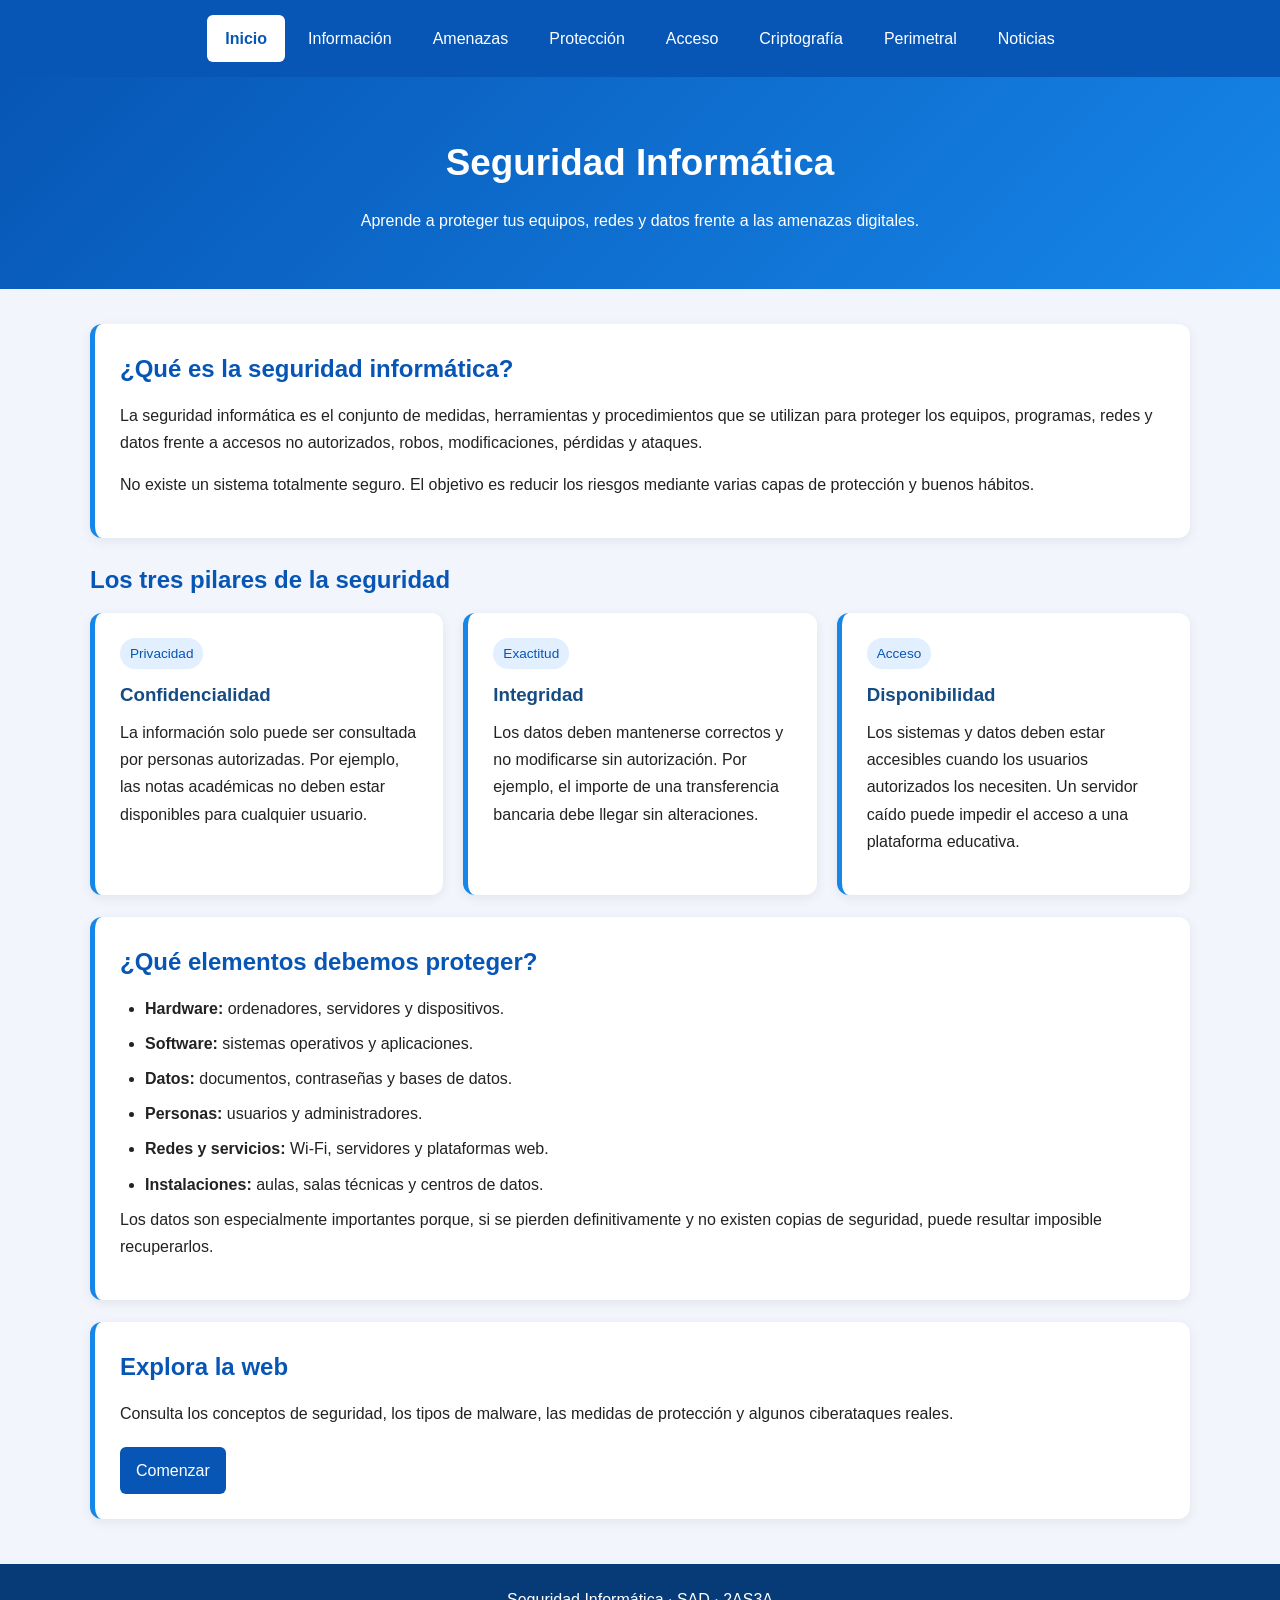
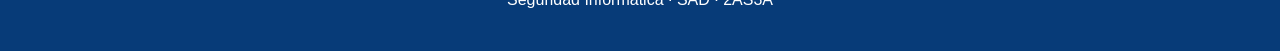
<file: SATweb/SATweb/index.html>
<!DOCTYPE html>
<html lang="es">
<head>
    <meta charset="UTF-8">
    <meta name="viewport" content="width=device-width, initial-scale=1.0">
    <title>Inicio | Seguridad Informática</title>
    <link rel="stylesheet" href="style.css">
</head>
<body>

<nav class="navbar">
    <a href="index.html" class="activo">Inicio</a>
    <a href="informacion.html">Información</a>
    <a href="amenazas.html">Amenazas</a>
    <a href="proteccion.html">Protección</a>
    <a href="acceso.html">Acceso</a>
    <a href="criptografia.html">Criptografía</a>
    <a href="perimetral.html">Perimetral</a>
    <a href="noticias.html">Noticias</a>
</nav>

<header class="hero">
    <h1>Seguridad Informática</h1>
    <p>Aprende a proteger tus equipos, redes y datos frente a las amenazas digitales.</p>
</header>

<main class="contenedor">

    <section class="tarjeta">
        <h2>¿Qué es la seguridad informática?</h2>
        <p>
            La seguridad informática es el conjunto de medidas, herramientas
            y procedimientos que se utilizan para proteger los equipos,
            programas, redes y datos frente a accesos no autorizados,
            robos, modificaciones, pérdidas y ataques.
        </p>
        <p>
            No existe un sistema totalmente seguro. El objetivo es reducir
            los riesgos mediante varias capas de protección y buenos hábitos.
        </p>
    </section>

    <h2>Los tres pilares de la seguridad</h2>

    <div class="grid">
        <article class="tarjeta">
            <span class="etiqueta">Privacidad</span>
            <h3>Confidencialidad</h3>
            <p>
                La información solo puede ser consultada por personas
                autorizadas. Por ejemplo, las notas académicas no deben
                estar disponibles para cualquier usuario.
            </p>
        </article>

        <article class="tarjeta">
            <span class="etiqueta">Exactitud</span>
            <h3>Integridad</h3>
            <p>
                Los datos deben mantenerse correctos y no modificarse
                sin autorización. Por ejemplo, el importe de una transferencia
                bancaria debe llegar sin alteraciones.
            </p>
        </article>

        <article class="tarjeta">
            <span class="etiqueta">Acceso</span>
            <h3>Disponibilidad</h3>
            <p>
                Los sistemas y datos deben estar accesibles cuando los
                usuarios autorizados los necesiten. Un servidor caído
                puede impedir el acceso a una plataforma educativa.
            </p>
        </article>
    </div>

    <section class="tarjeta">
        <h2>¿Qué elementos debemos proteger?</h2>
        <ul>
            <li><strong>Hardware:</strong> ordenadores, servidores y dispositivos.</li>
            <li><strong>Software:</strong> sistemas operativos y aplicaciones.</li>
            <li><strong>Datos:</strong> documentos, contraseñas y bases de datos.</li>
            <li><strong>Personas:</strong> usuarios y administradores.</li>
            <li><strong>Redes y servicios:</strong> Wi-Fi, servidores y plataformas web.</li>
            <li><strong>Instalaciones:</strong> aulas, salas técnicas y centros de datos.</li>
        </ul>
        <p>
            Los datos son especialmente importantes porque, si se pierden
            definitivamente y no existen copias de seguridad, puede resultar
            imposible recuperarlos.
        </p>
    </section>

    <section class="tarjeta">
        <h2>Explora la web</h2>
        <p>Consulta los conceptos de seguridad, los tipos de malware, las medidas de protección y algunos ciberataques reales.</p>
        <a class="boton" href="informacion.html">Comenzar</a>
    </section>

</main>

<footer>
    <p>Seguridad Informática · SAD · 2AS3A</p>
</footer>

</body>
</html>
</file>
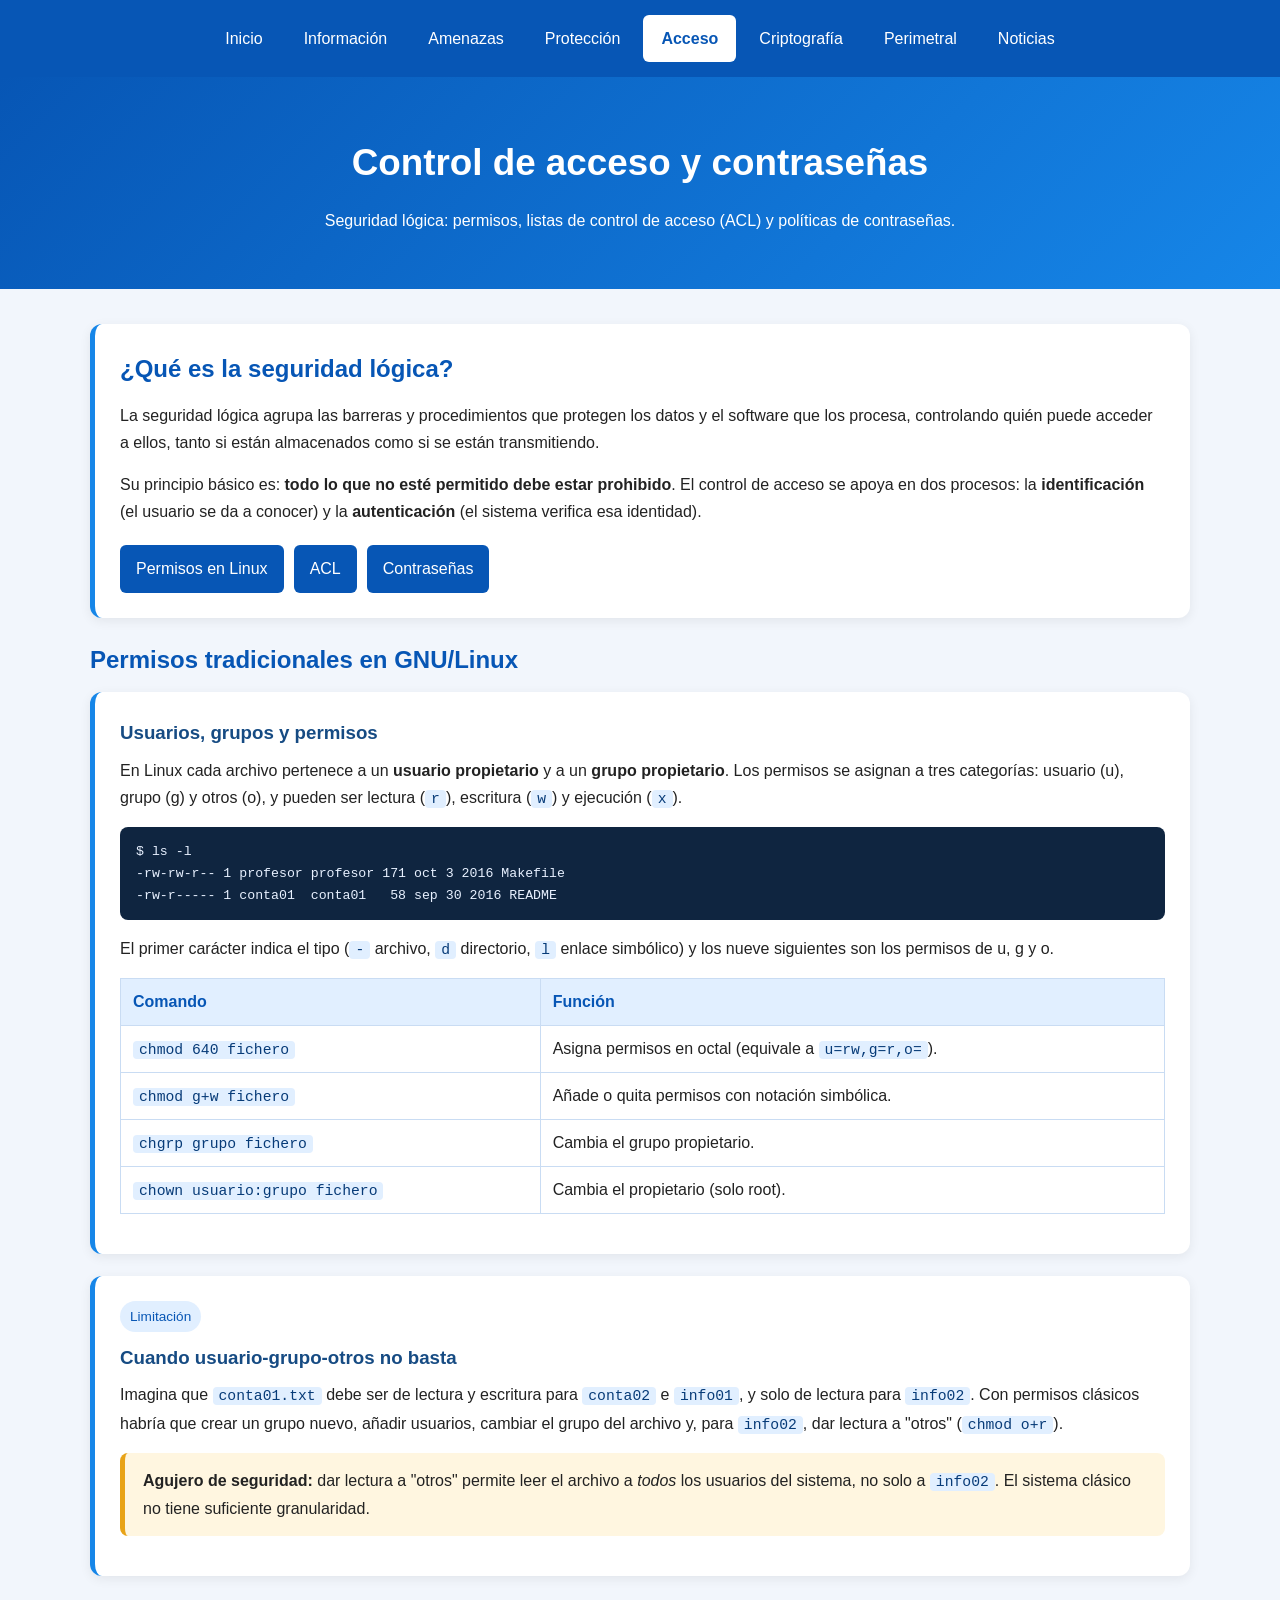
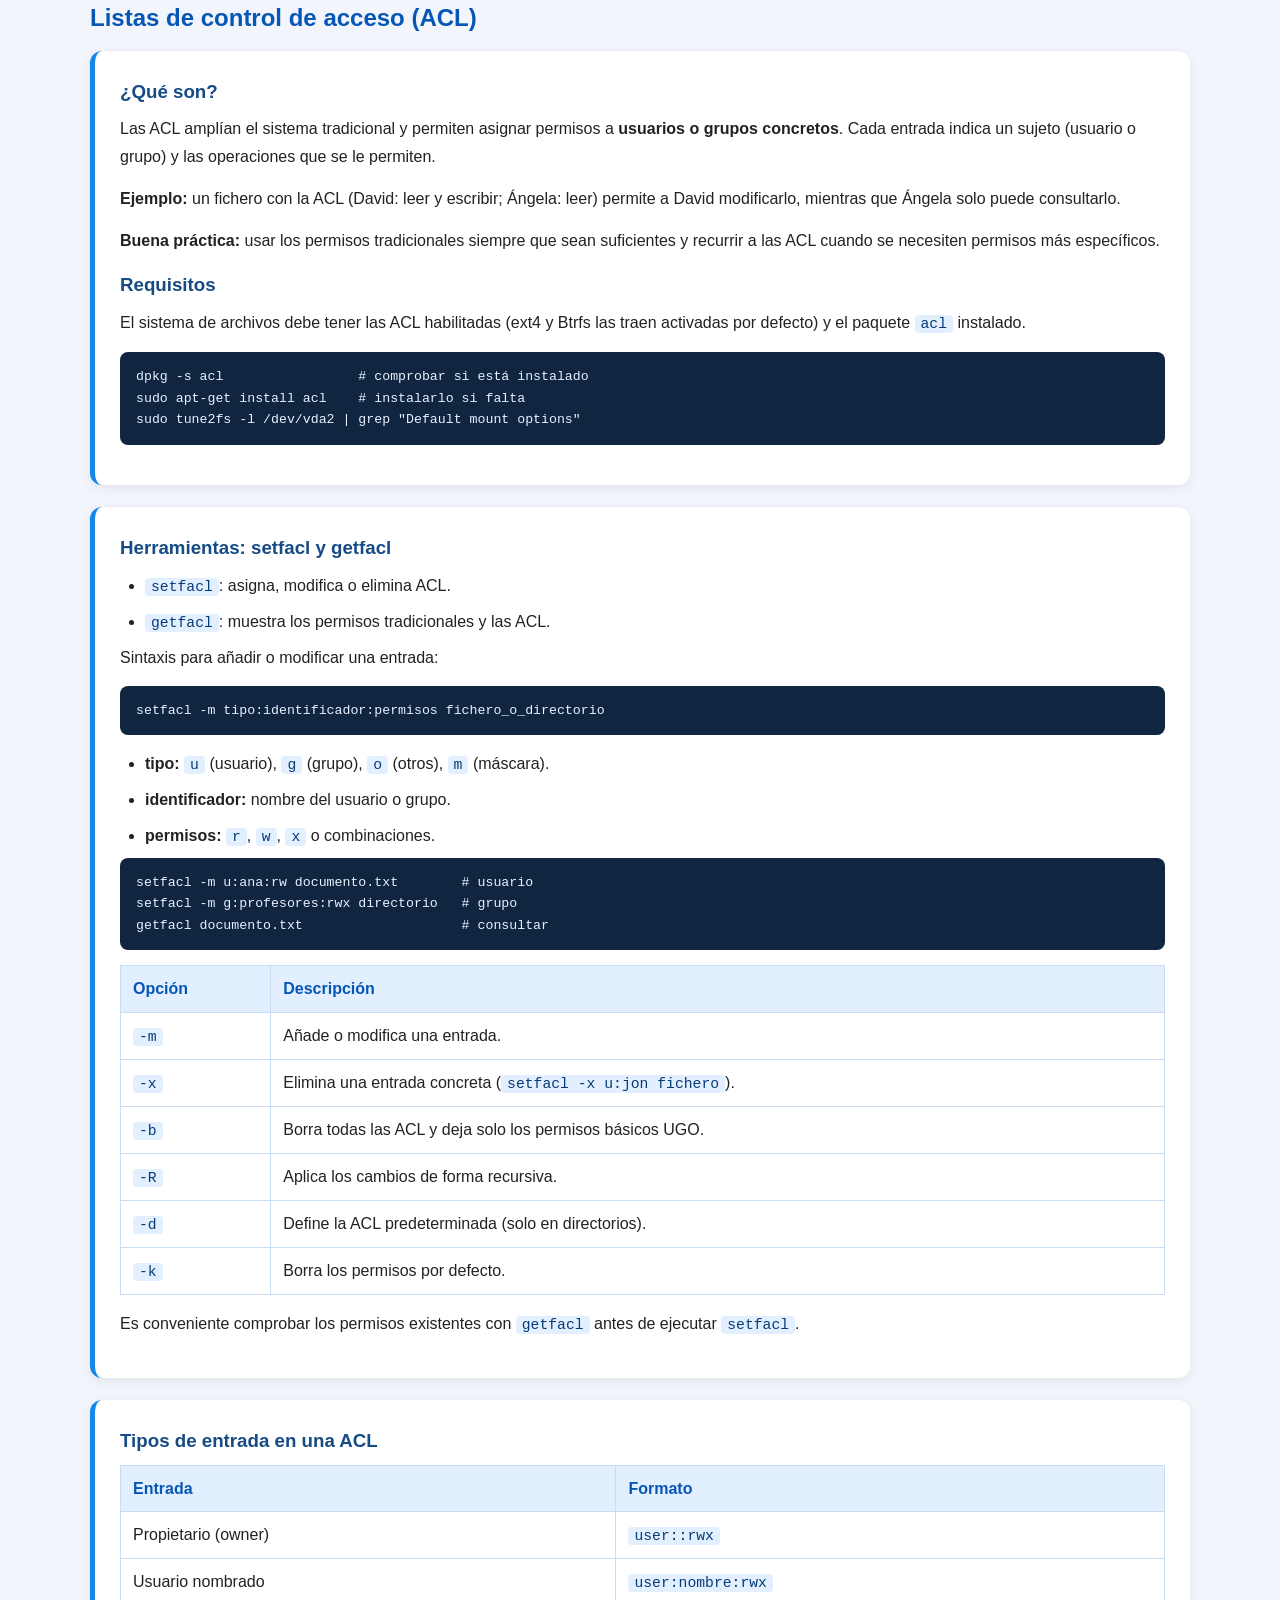
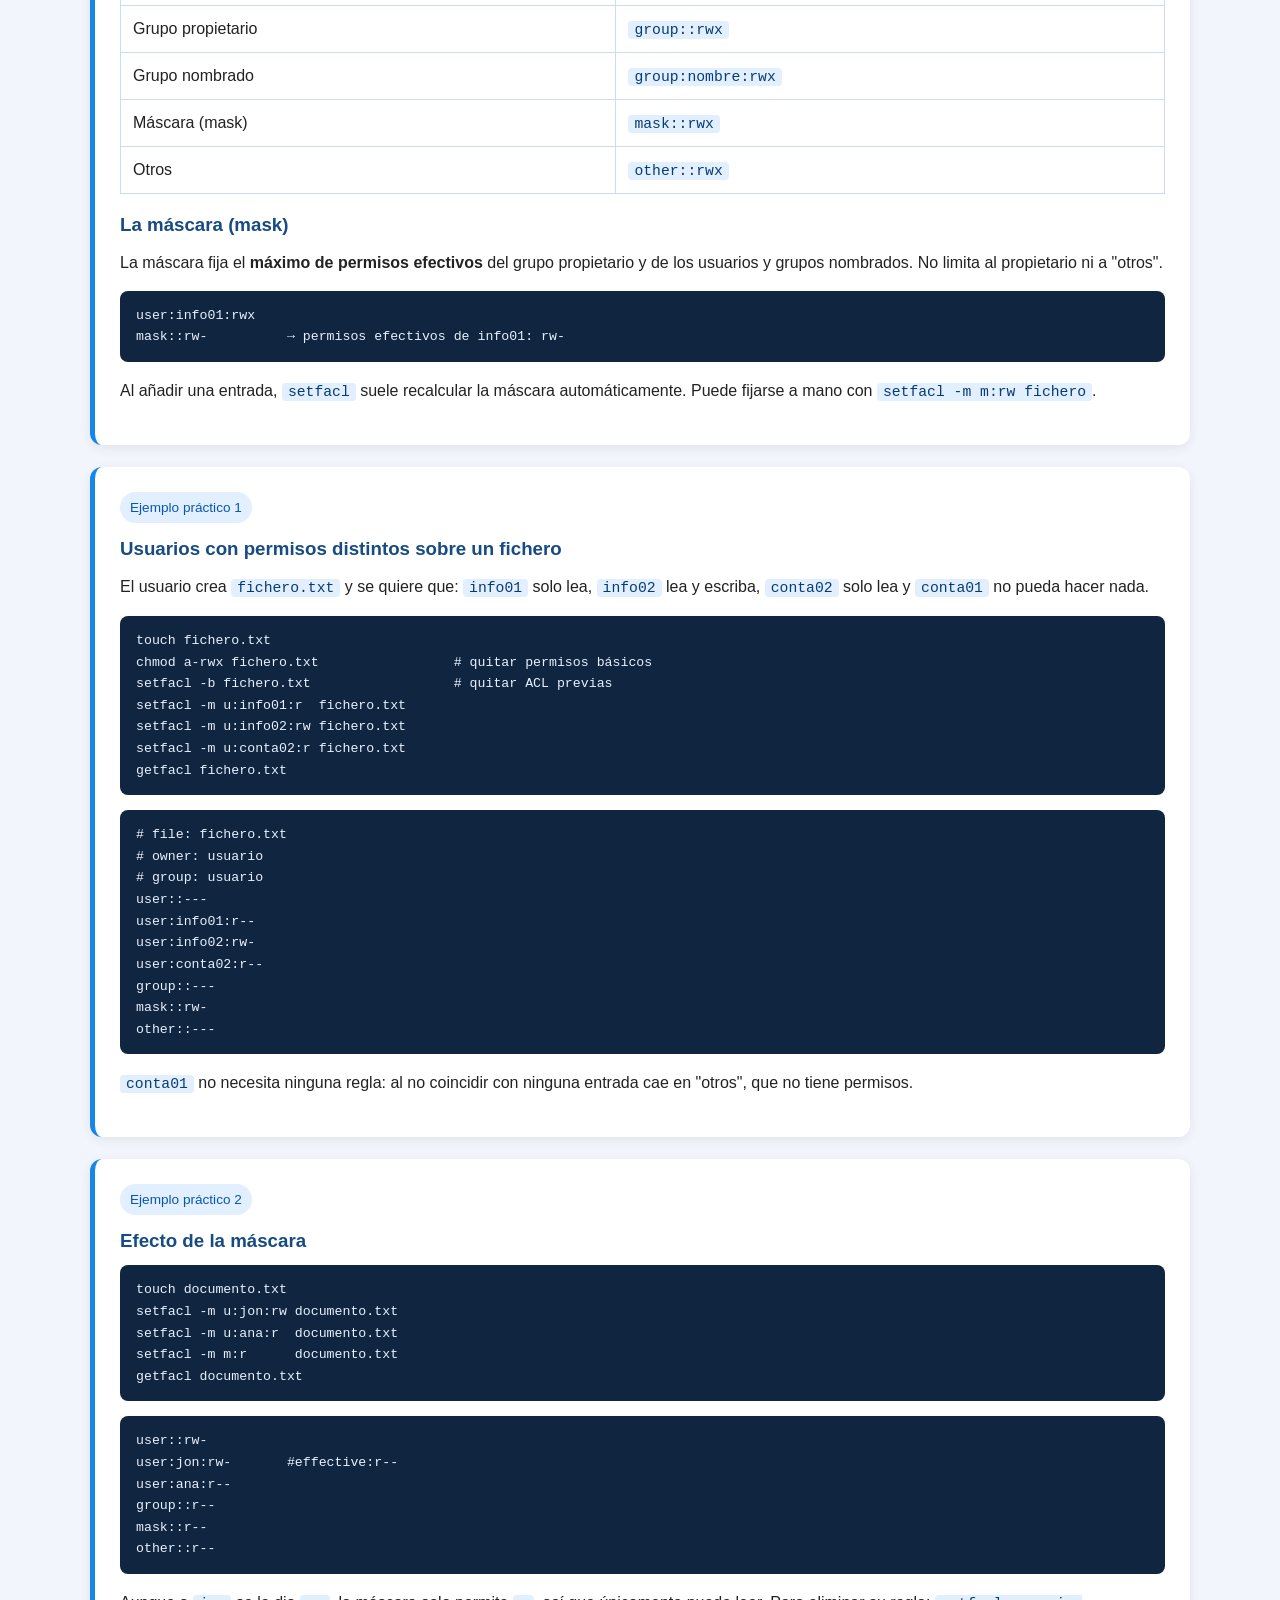
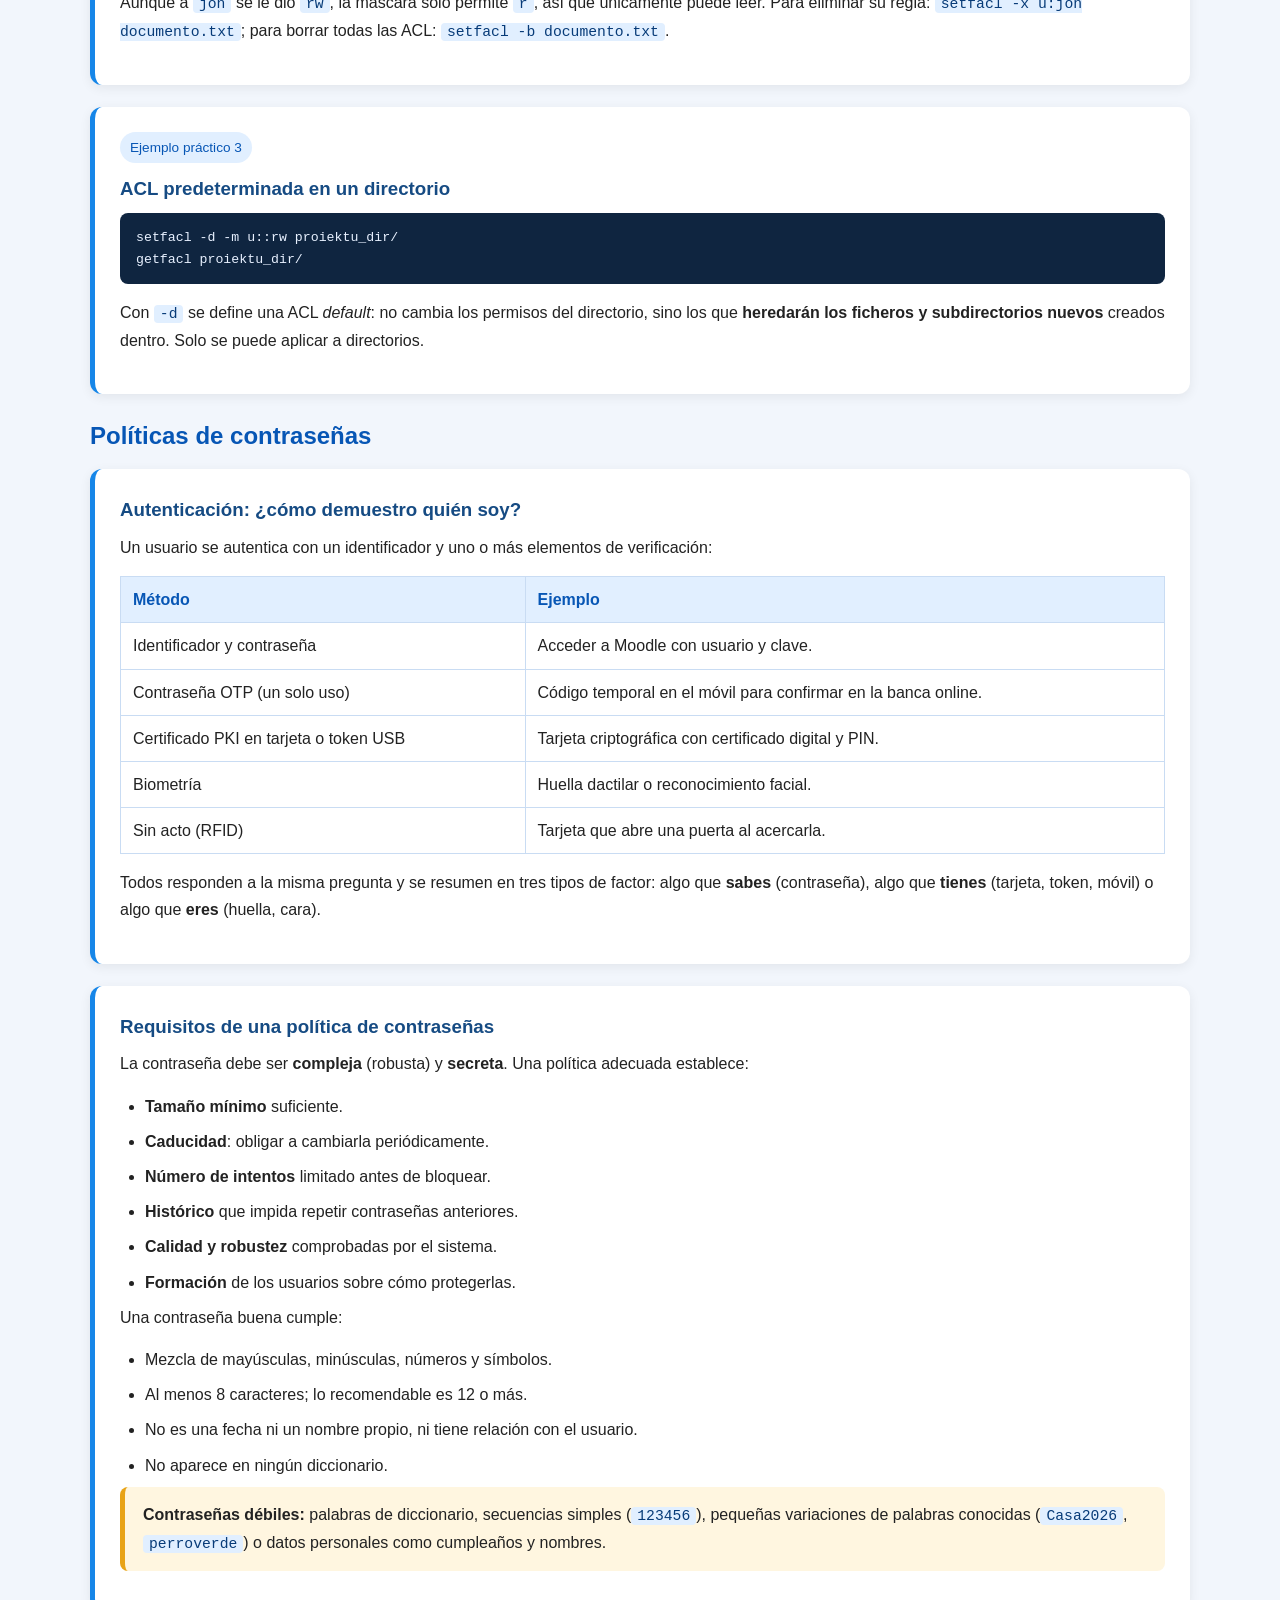
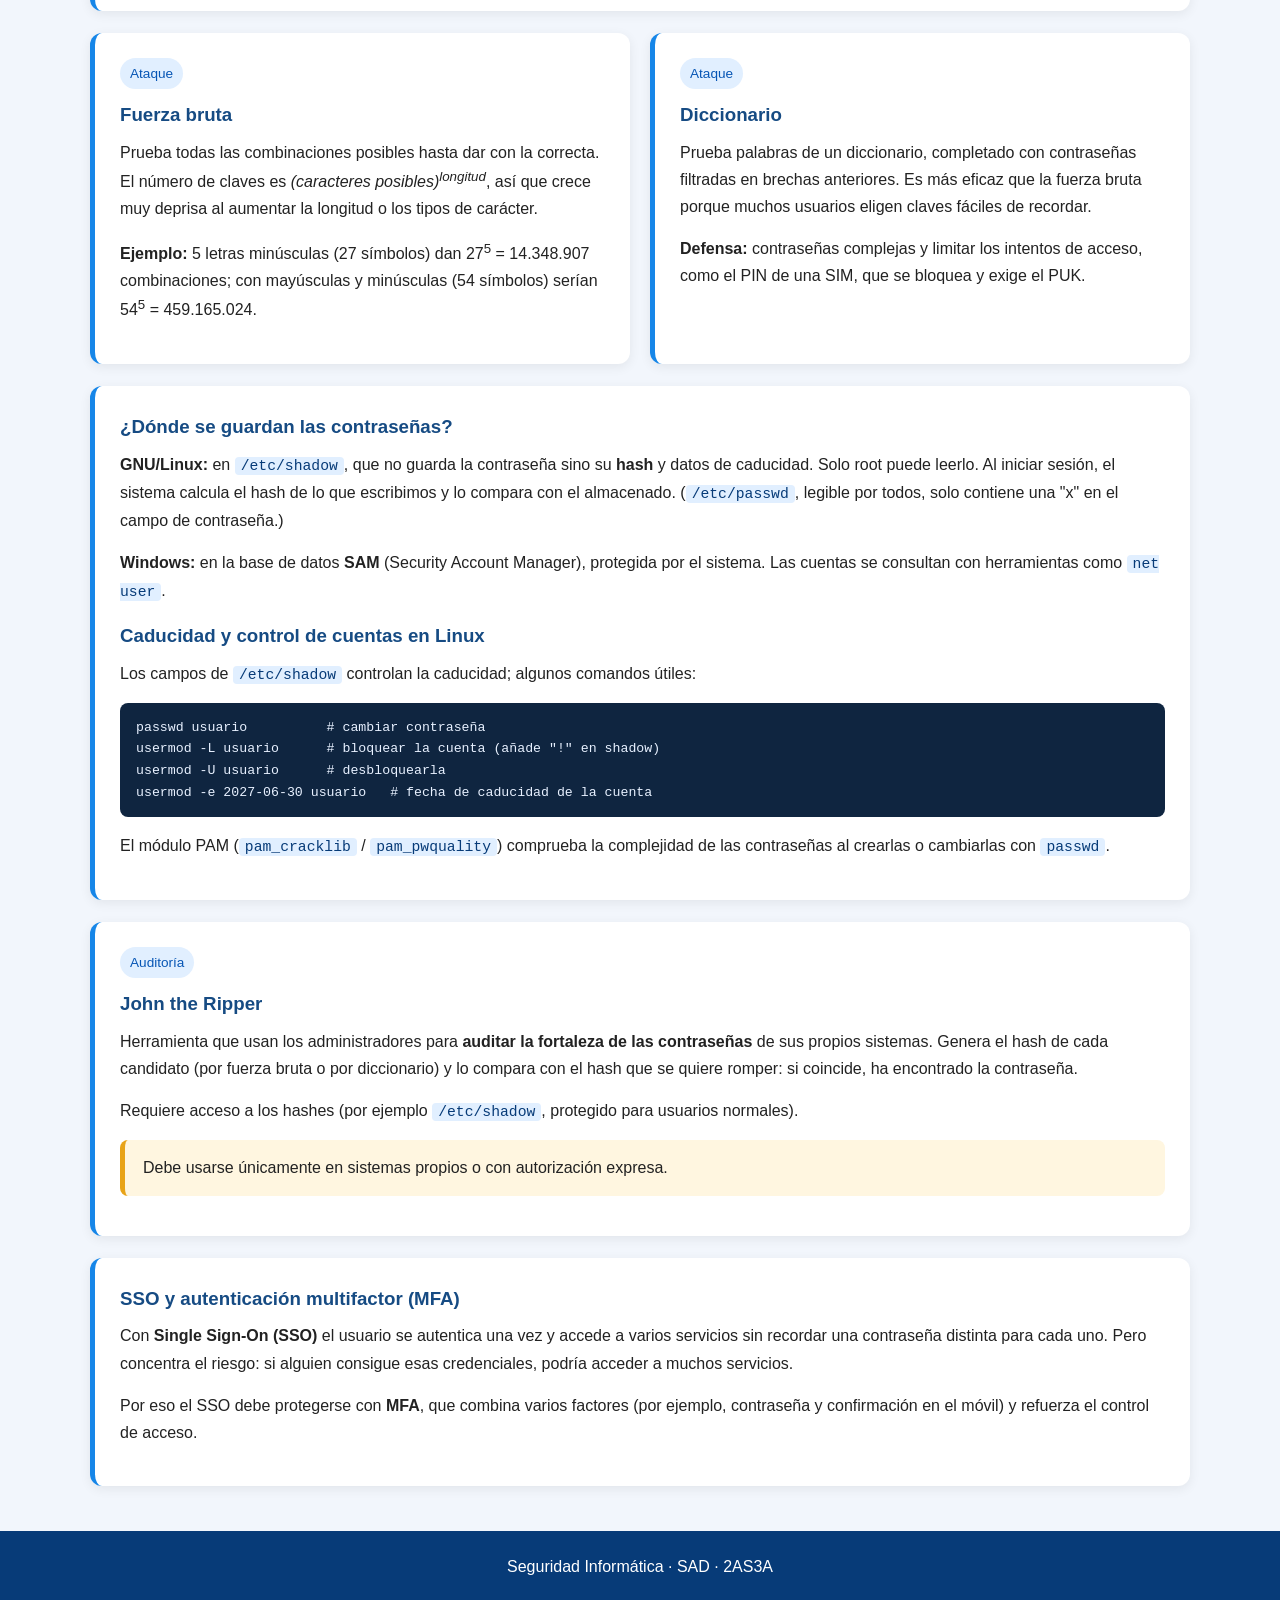
<file: SATweb/SATweb/acceso.html>
<!DOCTYPE html>
<html lang="es">
<head>
    <meta charset="UTF-8">
    <meta name="viewport" content="width=device-width, initial-scale=1.0">
    <title>Control de acceso | Seguridad Informática</title>
    <link rel="stylesheet" href="style.css">
</head>
<body>

<nav class="navbar">
    <a href="index.html">Inicio</a>
    <a href="informacion.html">Información</a>
    <a href="amenazas.html">Amenazas</a>
    <a href="proteccion.html">Protección</a>
    <a href="acceso.html" class="activo">Acceso</a>
    <a href="criptografia.html">Criptografía</a>
    <a href="perimetral.html">Perimetral</a>
    <a href="noticias.html">Noticias</a>
</nav>

<header class="hero">
    <h1>Control de acceso y contraseñas</h1>
    <p>Seguridad lógica: permisos, listas de control de acceso (ACL) y políticas de contraseñas.</p>
</header>

<main class="contenedor">

    <section class="tarjeta">
        <h2>¿Qué es la seguridad lógica?</h2>
        <p>
            La seguridad lógica agrupa las barreras y procedimientos que
            protegen los datos y el software que los procesa, controlando
            quién puede acceder a ellos, tanto si están almacenados como
            si se están transmitiendo.
        </p>
        <p>
            Su principio básico es: <strong>todo lo que no esté permitido
            debe estar prohibido</strong>. El control de acceso se apoya en dos procesos:
            la <strong>identificación</strong> (el usuario se da a conocer) y la
            <strong>autenticación</strong> (el sistema verifica esa identidad).
        </p>
        <div class="indice">
            <a class="boton" href="#permisos">Permisos en Linux</a>
            <a class="boton" href="#acl">ACL</a>
            <a class="boton" href="#contrasenas">Contraseñas</a>
        </div>
    </section>

    <h2 id="permisos">Permisos tradicionales en GNU/Linux</h2>

    <section class="tarjeta">
        <h3>Usuarios, grupos y permisos</h3>
        <p>
            En Linux cada archivo pertenece a un <strong>usuario propietario</strong>
            y a un <strong>grupo propietario</strong>. Los permisos se asignan a tres
            categorías: usuario (u), grupo (g) y otros (o), y pueden ser
            lectura (<code>r</code>), escritura (<code>w</code>) y ejecución (<code>x</code>).
        </p>
        <pre><code>$ ls -l
-rw-rw-r-- 1 profesor profesor 171 oct 3 2016 Makefile
-rw-r----- 1 conta01  conta01   58 sep 30 2016 README</code></pre>
        <p>
            El primer carácter indica el tipo (<code>-</code> archivo, <code>d</code> directorio,
            <code>l</code> enlace simbólico) y los nueve siguientes son los permisos de u, g y o.
        </p>

        <div class="tabla-scroll">
        <table>
            <tr><th>Comando</th><th>Función</th></tr>
            <tr><td><code>chmod 640 fichero</code></td><td>Asigna permisos en octal (equivale a <code>u=rw,g=r,o=</code>).</td></tr>
            <tr><td><code>chmod g+w fichero</code></td><td>Añade o quita permisos con notación simbólica.</td></tr>
            <tr><td><code>chgrp grupo fichero</code></td><td>Cambia el grupo propietario.</td></tr>
            <tr><td><code>chown usuario:grupo fichero</code></td><td>Cambia el propietario (solo root).</td></tr>
        </table>
        </div>
    </section>

    <section class="tarjeta">
        <span class="etiqueta">Limitación</span>
        <h3>Cuando usuario-grupo-otros no basta</h3>
        <p>
            Imagina que <code>conta01.txt</code> debe ser de lectura y escritura para
            <code>conta02</code> e <code>info01</code>, y solo de lectura para <code>info02</code>.
            Con permisos clásicos habría que crear un grupo nuevo, añadir usuarios,
            cambiar el grupo del archivo y, para <code>info02</code>, dar lectura a
            "otros" (<code>chmod o+r</code>).
        </p>
        <div class="aviso-caja">
            <strong>Agujero de seguridad:</strong> dar lectura a "otros" permite leer el archivo
            a <em>todos</em> los usuarios del sistema, no solo a <code>info02</code>.
            El sistema clásico no tiene suficiente granularidad.
        </div>
    </section>

    <h2 id="acl">Listas de control de acceso (ACL)</h2>

    <section class="tarjeta">
        <h3>¿Qué son?</h3>
        <p>
            Las ACL amplían el sistema tradicional y permiten asignar permisos a
            <strong>usuarios o grupos concretos</strong>. Cada entrada indica un sujeto
            (usuario o grupo) y las operaciones que se le permiten.
        </p>
        <p>
            <strong>Ejemplo:</strong> un fichero con la ACL (David: leer y escribir; Ángela: leer)
            permite a David modificarlo, mientras que Ángela solo puede consultarlo.
        </p>
        <p>
            <strong>Buena práctica:</strong> usar los permisos tradicionales siempre que
            sean suficientes y recurrir a las ACL cuando se necesiten permisos más específicos.
        </p>

        <h3>Requisitos</h3>
        <p>
            El sistema de archivos debe tener las ACL habilitadas (ext4 y Btrfs
            las traen activadas por defecto) y el paquete <code>acl</code> instalado.
        </p>
<pre><code>dpkg -s acl                 # comprobar si está instalado
sudo apt-get install acl    # instalarlo si falta
sudo tune2fs -l /dev/vda2 | grep "Default mount options"</code></pre>
    </section>

    <section class="tarjeta">
        <h3>Herramientas: setfacl y getfacl</h3>
        <ul>
            <li><code>setfacl</code>: asigna, modifica o elimina ACL.</li>
            <li><code>getfacl</code>: muestra los permisos tradicionales y las ACL.</li>
        </ul>
        <p>Sintaxis para añadir o modificar una entrada:</p>
        <pre><code>setfacl -m tipo:identificador:permisos fichero_o_directorio</code></pre>
        <ul>
            <li><strong>tipo:</strong> <code>u</code> (usuario), <code>g</code> (grupo), <code>o</code> (otros), <code>m</code> (máscara).</li>
            <li><strong>identificador:</strong> nombre del usuario o grupo.</li>
            <li><strong>permisos:</strong> <code>r</code>, <code>w</code>, <code>x</code> o combinaciones.</li>
        </ul>
<pre><code>setfacl -m u:ana:rw documento.txt        # usuario
setfacl -m g:profesores:rwx directorio   # grupo
getfacl documento.txt                    # consultar</code></pre>

        <div class="tabla-scroll">
        <table>
            <tr><th>Opción</th><th>Descripción</th></tr>
            <tr><td><code>-m</code></td><td>Añade o modifica una entrada.</td></tr>
            <tr><td><code>-x</code></td><td>Elimina una entrada concreta (<code>setfacl -x u:jon fichero</code>).</td></tr>
            <tr><td><code>-b</code></td><td>Borra todas las ACL y deja solo los permisos básicos UGO.</td></tr>
            <tr><td><code>-R</code></td><td>Aplica los cambios de forma recursiva.</td></tr>
            <tr><td><code>-d</code></td><td>Define la ACL predeterminada (solo en directorios).</td></tr>
            <tr><td><code>-k</code></td><td>Borra los permisos por defecto.</td></tr>
        </table>
        </div>
        <p>Es conveniente comprobar los permisos existentes con <code>getfacl</code> antes de ejecutar <code>setfacl</code>.</p>
    </section>

    <section class="tarjeta">
        <h3>Tipos de entrada en una ACL</h3>
        <div class="tabla-scroll">
        <table>
            <tr><th>Entrada</th><th>Formato</th></tr>
            <tr><td>Propietario (owner)</td><td><code>user::rwx</code></td></tr>
            <tr><td>Usuario nombrado</td><td><code>user:nombre:rwx</code></td></tr>
            <tr><td>Grupo propietario</td><td><code>group::rwx</code></td></tr>
            <tr><td>Grupo nombrado</td><td><code>group:nombre:rwx</code></td></tr>
            <tr><td>Máscara (mask)</td><td><code>mask::rwx</code></td></tr>
            <tr><td>Otros</td><td><code>other::rwx</code></td></tr>
        </table>
        </div>

        <h3>La máscara (mask)</h3>
        <p>
            La máscara fija el <strong>máximo de permisos efectivos</strong> del grupo propietario
            y de los usuarios y grupos nombrados. No limita al propietario ni a "otros".
        </p>
<pre><code>user:info01:rwx
mask::rw-          → permisos efectivos de info01: rw-</code></pre>
        <p>
            Al añadir una entrada, <code>setfacl</code> suele recalcular la máscara automáticamente.
            Puede fijarse a mano con <code>setfacl -m m:rw fichero</code>.
        </p>
    </section>

    <section class="tarjeta">
        <span class="etiqueta">Ejemplo práctico 1</span>
        <h3>Usuarios con permisos distintos sobre un fichero</h3>
        <p>
            El usuario crea <code>fichero.txt</code> y se quiere que: <code>info01</code> solo lea,
            <code>info02</code> lea y escriba, <code>conta02</code> solo lea y <code>conta01</code>
            no pueda hacer nada.
        </p>
<pre><code>touch fichero.txt
chmod a-rwx fichero.txt                 # quitar permisos básicos
setfacl -b fichero.txt                  # quitar ACL previas
setfacl -m u:info01:r  fichero.txt
setfacl -m u:info02:rw fichero.txt
setfacl -m u:conta02:r fichero.txt
getfacl fichero.txt</code></pre>
<pre><code># file: fichero.txt
# owner: usuario
# group: usuario
user::---
user:info01:r--
user:info02:rw-
user:conta02:r--
group::---
mask::rw-
other::---</code></pre>
        <p>
            <code>conta01</code> no necesita ninguna regla: al no coincidir con ninguna entrada
            cae en "otros", que no tiene permisos.
        </p>
    </section>

    <section class="tarjeta">
        <span class="etiqueta">Ejemplo práctico 2</span>
        <h3>Efecto de la máscara</h3>
<pre><code>touch documento.txt
setfacl -m u:jon:rw documento.txt
setfacl -m u:ana:r  documento.txt
setfacl -m m:r      documento.txt
getfacl documento.txt</code></pre>
<pre><code>user::rw-
user:jon:rw-       #effective:r--
user:ana:r--
group::r--
mask::r--
other::r--</code></pre>
        <p>
            Aunque a <code>jon</code> se le dio <code>rw</code>, la máscara solo permite <code>r</code>,
            así que únicamente puede leer. Para eliminar su regla: <code>setfacl -x u:jon documento.txt</code>;
            para borrar todas las ACL: <code>setfacl -b documento.txt</code>.
        </p>
    </section>

    <section class="tarjeta">
        <span class="etiqueta">Ejemplo práctico 3</span>
        <h3>ACL predeterminada en un directorio</h3>
<pre><code>setfacl -d -m u::rw proiektu_dir/
getfacl proiektu_dir/</code></pre>
        <p>
            Con <code>-d</code> se define una ACL <em>default</em>: no cambia los permisos del
            directorio, sino los que <strong>heredarán los ficheros y subdirectorios nuevos</strong>
            creados dentro. Solo se puede aplicar a directorios.
        </p>
    </section>

    <h2 id="contrasenas">Políticas de contraseñas</h2>

    <section class="tarjeta">
        <h3>Autenticación: ¿cómo demuestro quién soy?</h3>
        <p>Un usuario se autentica con un identificador y uno o más elementos de verificación:</p>
        <div class="tabla-scroll">
        <table>
            <tr><th>Método</th><th>Ejemplo</th></tr>
            <tr><td>Identificador y contraseña</td><td>Acceder a Moodle con usuario y clave.</td></tr>
            <tr><td>Contraseña OTP (un solo uso)</td><td>Código temporal en el móvil para confirmar en la banca online.</td></tr>
            <tr><td>Certificado PKI en tarjeta o token USB</td><td>Tarjeta criptográfica con certificado digital y PIN.</td></tr>
            <tr><td>Biometría</td><td>Huella dactilar o reconocimiento facial.</td></tr>
            <tr><td>Sin acto (RFID)</td><td>Tarjeta que abre una puerta al acercarla.</td></tr>
        </table>
        </div>
        <p>
            Todos responden a la misma pregunta y se resumen en tres tipos de factor:
            algo que <strong>sabes</strong> (contraseña), algo que <strong>tienes</strong>
            (tarjeta, token, móvil) o algo que <strong>eres</strong> (huella, cara).
        </p>
    </section>

    <section class="tarjeta">
        <h3>Requisitos de una política de contraseñas</h3>
        <p>La contraseña debe ser <strong>compleja</strong> (robusta) y <strong>secreta</strong>. Una política adecuada establece:</p>
        <ul>
            <li><strong>Tamaño mínimo</strong> suficiente.</li>
            <li><strong>Caducidad</strong>: obligar a cambiarla periódicamente.</li>
            <li><strong>Número de intentos</strong> limitado antes de bloquear.</li>
            <li><strong>Histórico</strong> que impida repetir contraseñas anteriores.</li>
            <li><strong>Calidad y robustez</strong> comprobadas por el sistema.</li>
            <li><strong>Formación</strong> de los usuarios sobre cómo protegerlas.</li>
        </ul>
        <p>Una contraseña buena cumple:</p>
        <ul>
            <li>Mezcla de mayúsculas, minúsculas, números y símbolos.</li>
            <li>Al menos 8 caracteres; lo recomendable es 12 o más.</li>
            <li>No es una fecha ni un nombre propio, ni tiene relación con el usuario.</li>
            <li>No aparece en ningún diccionario.</li>
        </ul>
        <div class="aviso-caja">
            <strong>Contraseñas débiles:</strong> palabras de diccionario, secuencias simples
            (<code>123456</code>), pequeñas variaciones de palabras conocidas
            (<code>Casa2026</code>, <code>perroverde</code>) o datos personales como cumpleaños y nombres.
        </div>
    </section>

    <div class="grid">
        <article class="tarjeta">
            <span class="etiqueta">Ataque</span>
            <h3>Fuerza bruta</h3>
            <p>
                Prueba todas las combinaciones posibles hasta dar con la correcta.
                El número de claves es <em>(caracteres posibles)<sup>longitud</sup></em>,
                así que crece muy deprisa al aumentar la longitud o los tipos de carácter.
            </p>
            <p>
                <strong>Ejemplo:</strong> 5 letras minúsculas (27 símbolos) dan
                27<sup>5</sup> = 14.348.907 combinaciones; con mayúsculas y minúsculas
                (54 símbolos) serían 54<sup>5</sup> = 459.165.024.
            </p>
        </article>

        <article class="tarjeta">
            <span class="etiqueta">Ataque</span>
            <h3>Diccionario</h3>
            <p>
                Prueba palabras de un diccionario, completado con contraseñas filtradas
                en brechas anteriores. Es más eficaz que la fuerza bruta porque muchos
                usuarios eligen claves fáciles de recordar.
            </p>
            <p>
                <strong>Defensa:</strong> contraseñas complejas y limitar los intentos de acceso,
                como el PIN de una SIM, que se bloquea y exige el PUK.
            </p>
        </article>
    </div>

    <section class="tarjeta">
        <h3>¿Dónde se guardan las contraseñas?</h3>
        <p>
            <strong>GNU/Linux:</strong> en <code>/etc/shadow</code>, que no guarda la contraseña sino su
            <strong>hash</strong> y datos de caducidad. Solo root puede leerlo. Al iniciar sesión, el sistema
            calcula el hash de lo que escribimos y lo compara con el almacenado.
            (<code>/etc/passwd</code>, legible por todos, solo contiene una "x" en el campo de contraseña.)
        </p>
        <p>
            <strong>Windows:</strong> en la base de datos <strong>SAM</strong> (Security Account Manager),
            protegida por el sistema. Las cuentas se consultan con herramientas como <code>net user</code>.
        </p>

        <h3>Caducidad y control de cuentas en Linux</h3>
        <p>Los campos de <code>/etc/shadow</code> controlan la caducidad; algunos comandos útiles:</p>
<pre><code>passwd usuario          # cambiar contraseña
usermod -L usuario      # bloquear la cuenta (añade "!" en shadow)
usermod -U usuario      # desbloquearla
usermod -e 2027-06-30 usuario   # fecha de caducidad de la cuenta</code></pre>
        <p>
            El módulo PAM (<code>pam_cracklib</code> / <code>pam_pwquality</code>) comprueba la complejidad
            de las contraseñas al crearlas o cambiarlas con <code>passwd</code>.
        </p>
    </section>

    <section class="tarjeta">
        <span class="etiqueta">Auditoría</span>
        <h3>John the Ripper</h3>
        <p>
            Herramienta que usan los administradores para <strong>auditar la fortaleza de las contraseñas</strong>
            de sus propios sistemas. Genera el hash de cada candidato (por fuerza bruta o por diccionario) y
            lo compara con el hash que se quiere romper: si coincide, ha encontrado la contraseña.
        </p>
        <p>
            Requiere acceso a los hashes (por ejemplo <code>/etc/shadow</code>, protegido para usuarios normales).
        </p>
        <div class="aviso-caja">
            Debe usarse únicamente en sistemas propios o con autorización expresa.
        </div>
    </section>

    <section class="tarjeta">
        <h3>SSO y autenticación multifactor (MFA)</h3>
        <p>
            Con <strong>Single Sign-On (SSO)</strong> el usuario se autentica una vez y accede a
            varios servicios sin recordar una contraseña distinta para cada uno. Pero concentra el
            riesgo: si alguien consigue esas credenciales, podría acceder a muchos servicios.
        </p>
        <p>
            Por eso el SSO debe protegerse con <strong>MFA</strong>, que combina varios factores
            (por ejemplo, contraseña y confirmación en el móvil) y refuerza el control de acceso.
        </p>
    </section>

</main>

<footer>
    <p>Seguridad Informática · SAD · 2AS3A</p>
</footer>

</body>
</html>
</file>
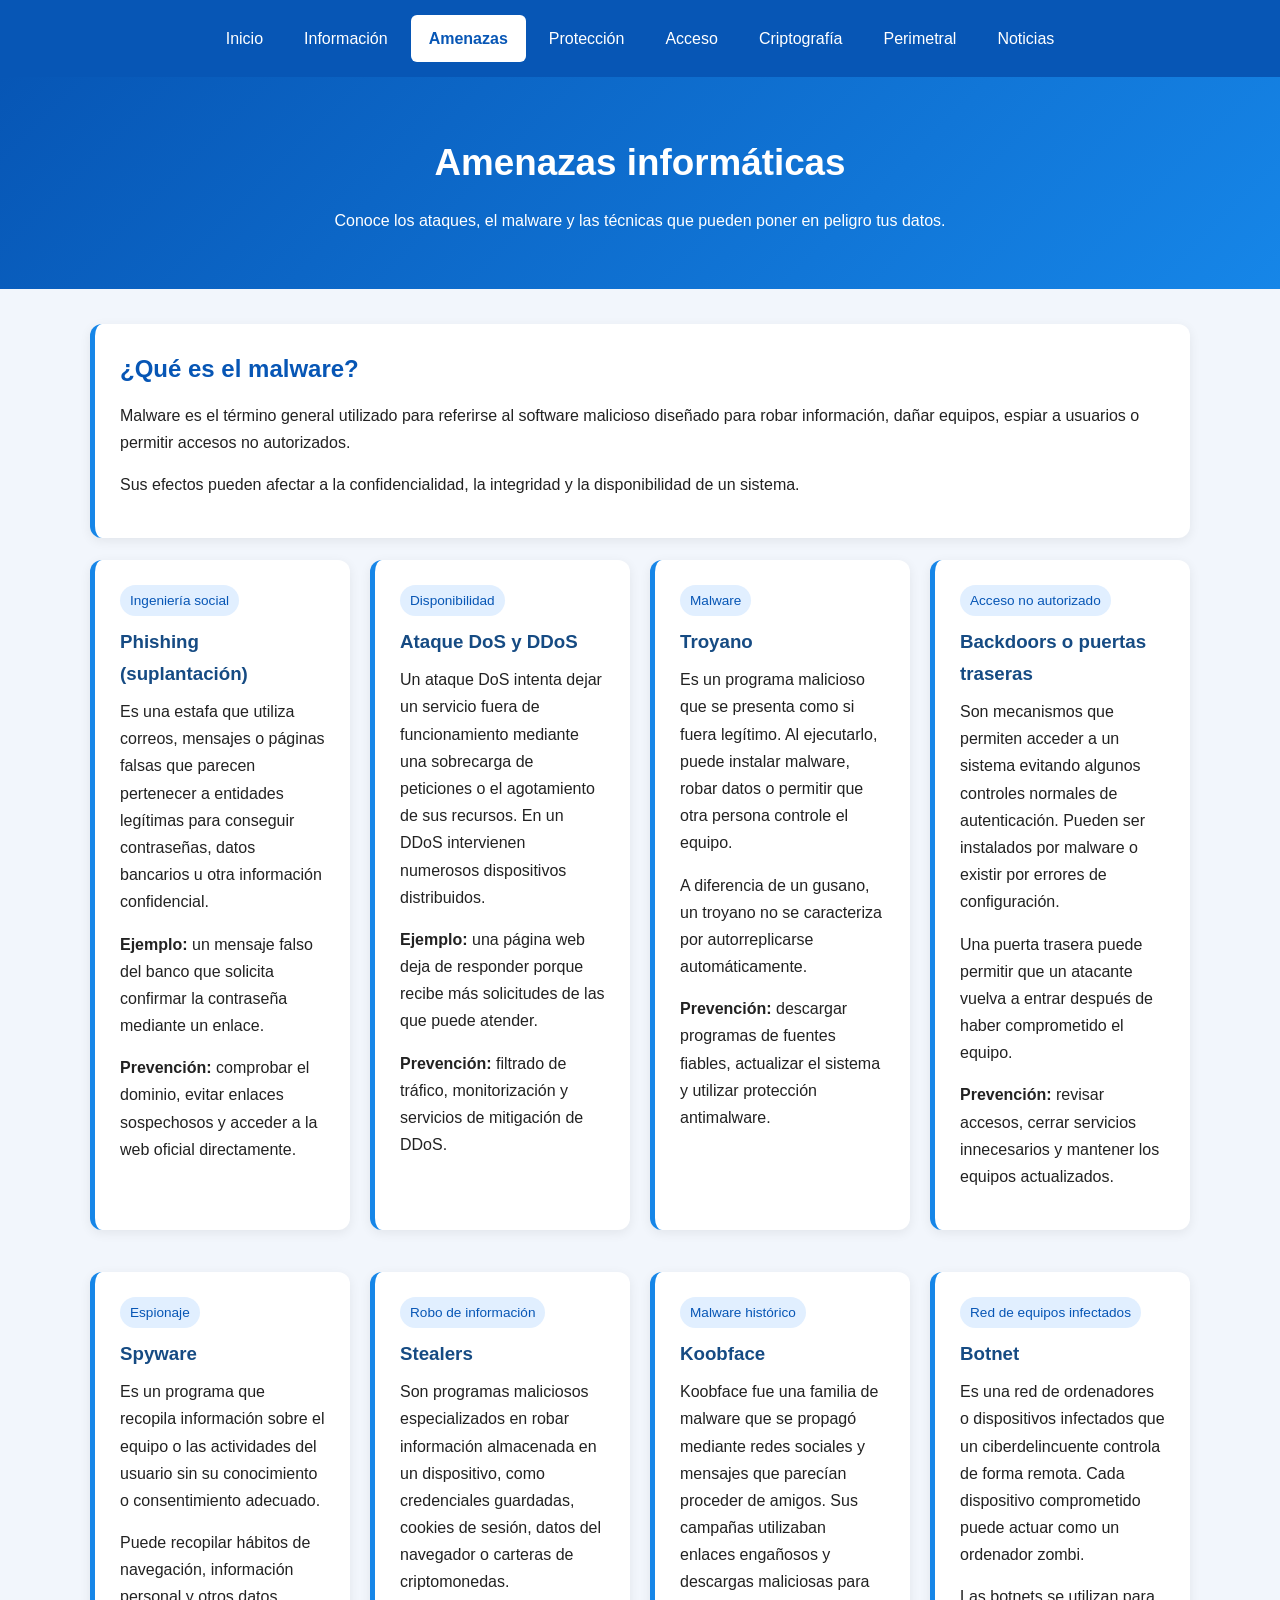
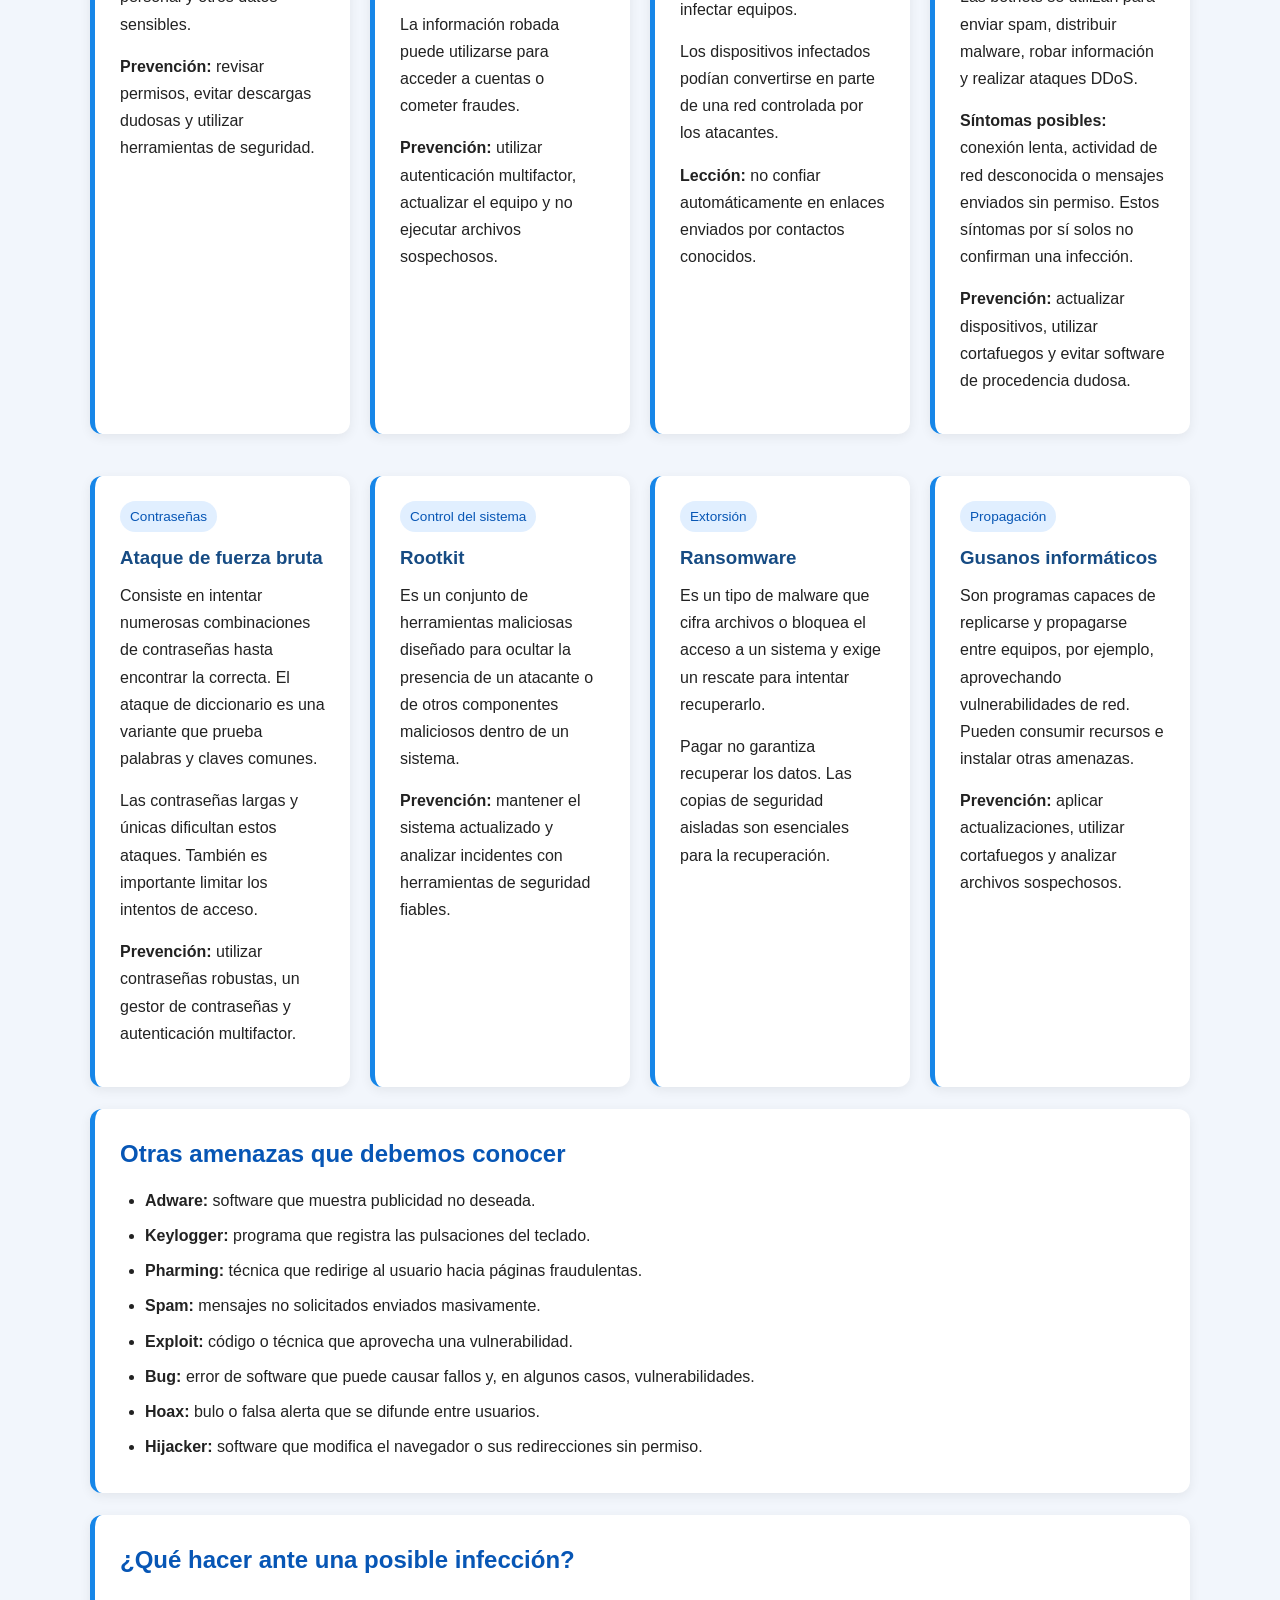
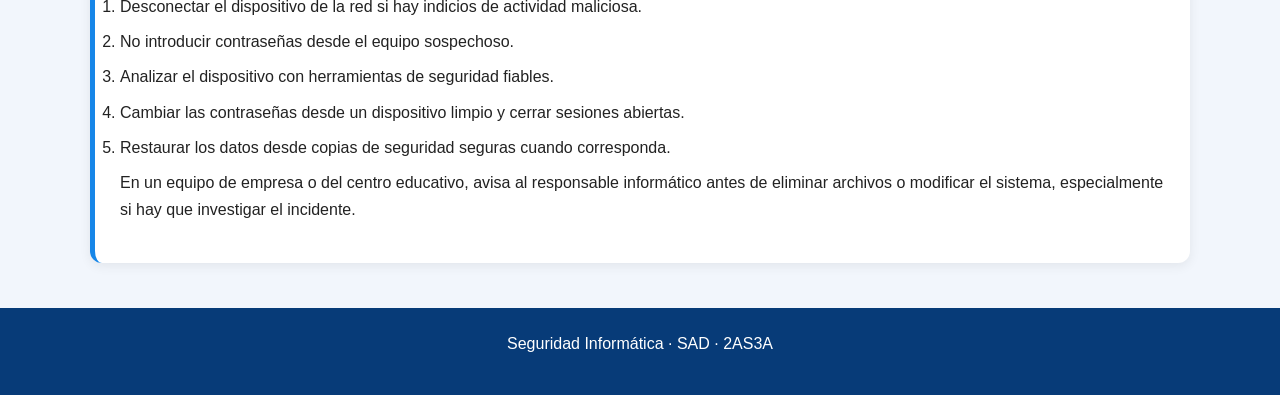
<file: SATweb/SATweb/amenazas.html>
<!DOCTYPE html>
<html lang="es">
<head>
    <meta charset="UTF-8">
    <meta name="viewport" content="width=device-width, initial-scale=1.0">
    <title>Amenazas | Seguridad Informática</title>
    <link rel="stylesheet" href="style.css">
</head>
<body>

<nav class="navbar">
    <a href="index.html">Inicio</a>
    <a href="informacion.html">Información</a>
    <a href="amenazas.html" class="activo">Amenazas</a>
    <a href="proteccion.html">Protección</a>
    <a href="acceso.html">Acceso</a>
    <a href="criptografia.html">Criptografía</a>
    <a href="perimetral.html">Perimetral</a>
    <a href="noticias.html">Noticias</a>
</nav>

<header class="hero">
    <h1>Amenazas informáticas</h1>
    <p>Conoce los ataques, el malware y las técnicas que pueden poner en peligro tus datos.</p>
</header>

<main class="contenedor">

    <section class="tarjeta">
        <h2>¿Qué es el malware?</h2>
        <p>
            Malware es el término general utilizado para referirse al software
            malicioso diseñado para robar información, dañar equipos, espiar
            a usuarios o permitir accesos no autorizados.
        </p>
        <p>
            Sus efectos pueden afectar a la confidencialidad, la integridad
            y la disponibilidad de un sistema.
        </p>
    </section>

    <div class="grid">

        <article class="tarjeta">
            <span class="etiqueta">Ingeniería social</span>
            <h3>Phishing (suplantación)</h3>
            <p>
                Es una estafa que utiliza correos, mensajes o páginas falsas
                que parecen pertenecer a entidades legítimas para conseguir
                contraseñas, datos bancarios u otra información confidencial.
            </p>
            <p>
                <strong>Ejemplo:</strong> un mensaje falso del banco que solicita
                confirmar la contraseña mediante un enlace.
            </p>
            <p><strong>Prevención:</strong> comprobar el dominio, evitar enlaces sospechosos y acceder a la web oficial directamente.</p>
        </article>

        <article class="tarjeta">
            <span class="etiqueta">Disponibilidad</span>
            <h3>Ataque DoS y DDoS</h3>
            <p>
                Un ataque DoS intenta dejar un servicio fuera de funcionamiento
                mediante una sobrecarga de peticiones o el agotamiento de sus
                recursos. En un DDoS intervienen numerosos dispositivos
                distribuidos.
            </p>
            <p>
                <strong>Ejemplo:</strong> una página web deja de responder
                porque recibe más solicitudes de las que puede atender.
            </p>
            <p><strong>Prevención:</strong> filtrado de tráfico, monitorización y servicios de mitigación de DDoS.</p>
        </article>

        <article class="tarjeta">
            <span class="etiqueta">Malware</span>
            <h3>Troyano</h3>
            <p>
                Es un programa malicioso que se presenta como si fuera legítimo.
                Al ejecutarlo, puede instalar malware, robar datos o permitir
                que otra persona controle el equipo.
            </p>
            <p>
                A diferencia de un gusano, un troyano no se caracteriza por
                autorreplicarse automáticamente.
            </p>
            <p><strong>Prevención:</strong> descargar programas de fuentes fiables, actualizar el sistema y utilizar protección antimalware.</p>
        </article>

        <article class="tarjeta">
            <span class="etiqueta">Acceso no autorizado</span>
            <h3>Backdoors o puertas traseras</h3>
            <p>
                Son mecanismos que permiten acceder a un sistema evitando
                algunos controles normales de autenticación. Pueden ser
                instalados por malware o existir por errores de configuración.
            </p>
            <p>
                Una puerta trasera puede permitir que un atacante vuelva
                a entrar después de haber comprometido el equipo.
            </p>
            <p><strong>Prevención:</strong> revisar accesos, cerrar servicios innecesarios y mantener los equipos actualizados.</p>
        </article>

        <article class="tarjeta">
            <span class="etiqueta">Espionaje</span>
            <h3>Spyware</h3>
            <p>
                Es un programa que recopila información sobre el equipo o
                las actividades del usuario sin su conocimiento o
                consentimiento adecuado.
            </p>
            <p>
                Puede recopilar hábitos de navegación, información personal
                y otros datos sensibles.
            </p>
            <p><strong>Prevención:</strong> revisar permisos, evitar descargas dudosas y utilizar herramientas de seguridad.</p>
        </article>

        <article class="tarjeta">
            <span class="etiqueta">Robo de información</span>
            <h3>Stealers</h3>
            <p>
                Son programas maliciosos especializados en robar información
                almacenada en un dispositivo, como credenciales guardadas,
                cookies de sesión, datos del navegador o carteras de
                criptomonedas.
            </p>
            <p>
                La información robada puede utilizarse para acceder a cuentas
                o cometer fraudes.
            </p>
            <p><strong>Prevención:</strong> utilizar autenticación multifactor, actualizar el equipo y no ejecutar archivos sospechosos.</p>
        </article>

        <article class="tarjeta">
            <span class="etiqueta">Malware histórico</span>
            <h3>Koobface</h3>
            <p>
                Koobface fue una familia de malware que se propagó mediante
                redes sociales y mensajes que parecían proceder de amigos.
                Sus campañas utilizaban enlaces engañosos y descargas
                maliciosas para infectar equipos.
            </p>
            <p>
                Los dispositivos infectados podían convertirse en parte
                de una red controlada por los atacantes.
            </p>
            <p><strong>Lección:</strong> no confiar automáticamente en enlaces enviados por contactos conocidos.</p>
        </article>

        <article class="tarjeta">
            <span class="etiqueta">Red de equipos infectados</span>
            <h3>Botnet</h3>
            <p>
                Es una red de ordenadores o dispositivos infectados que
                un ciberdelincuente controla de forma remota. Cada dispositivo
                comprometido puede actuar como un ordenador zombi.
            </p>
            <p>
                Las botnets se utilizan para enviar spam, distribuir malware,
                robar información y realizar ataques DDoS.
            </p>
            <p>
                <strong>Síntomas posibles:</strong> conexión lenta, actividad
                de red desconocida o mensajes enviados sin permiso. Estos
                síntomas por sí solos no confirman una infección.
            </p>
            <p><strong>Prevención:</strong> actualizar dispositivos, utilizar cortafuegos y evitar software de procedencia dudosa.</p>
        </article>

        <article class="tarjeta">
            <span class="etiqueta">Contraseñas</span>
            <h3>Ataque de fuerza bruta</h3>
            <p>
                Consiste en intentar numerosas combinaciones de contraseñas
                hasta encontrar la correcta. El ataque de diccionario es
                una variante que prueba palabras y claves comunes.
            </p>
            <p>
                Las contraseñas largas y únicas dificultan estos ataques.
                También es importante limitar los intentos de acceso.
            </p>
            <p><strong>Prevención:</strong> utilizar contraseñas robustas, un gestor de contraseñas y autenticación multifactor.</p>
        </article>

        <article class="tarjeta">
            <span class="etiqueta">Control del sistema</span>
            <h3>Rootkit</h3>
            <p>
                Es un conjunto de herramientas maliciosas diseñado para
                ocultar la presencia de un atacante o de otros componentes
                maliciosos dentro de un sistema.
            </p>
            <p><strong>Prevención:</strong> mantener el sistema actualizado y analizar incidentes con herramientas de seguridad fiables.</p>
        </article>

        <article class="tarjeta">
            <span class="etiqueta">Extorsión</span>
            <h3>Ransomware</h3>
            <p>
                Es un tipo de malware que cifra archivos o bloquea el acceso
                a un sistema y exige un rescate para intentar recuperarlo.
            </p>
            <p>
                Pagar no garantiza recuperar los datos. Las copias de
                seguridad aisladas son esenciales para la recuperación.
            </p>
        </article>

        <article class="tarjeta">
            <span class="etiqueta">Propagación</span>
            <h3>Gusanos informáticos</h3>
            <p>
                Son programas capaces de replicarse y propagarse entre
                equipos, por ejemplo, aprovechando vulnerabilidades de red.
                Pueden consumir recursos e instalar otras amenazas.
            </p>
            <p><strong>Prevención:</strong> aplicar actualizaciones, utilizar cortafuegos y analizar archivos sospechosos.</p>
        </article>

    </div>

    <section class="tarjeta">
        <h2>Otras amenazas que debemos conocer</h2>
        <ul>
            <li><strong>Adware:</strong> software que muestra publicidad no deseada.</li>
            <li><strong>Keylogger:</strong> programa que registra las pulsaciones del teclado.</li>
            <li><strong>Pharming:</strong> técnica que redirige al usuario hacia páginas fraudulentas.</li>
            <li><strong>Spam:</strong> mensajes no solicitados enviados masivamente.</li>
            <li><strong>Exploit:</strong> código o técnica que aprovecha una vulnerabilidad.</li>
            <li><strong>Bug:</strong> error de software que puede causar fallos y, en algunos casos, vulnerabilidades.</li>
            <li><strong>Hoax:</strong> bulo o falsa alerta que se difunde entre usuarios.</li>
            <li><strong>Hijacker:</strong> software que modifica el navegador o sus redirecciones sin permiso.</li>
        </ul>
    </section>

    <section class="tarjeta">
        <h2>¿Qué hacer ante una posible infección?</h2>
        <ol>
            <li>Desconectar el dispositivo de la red si hay indicios de actividad maliciosa.</li>
            <li>No introducir contraseñas desde el equipo sospechoso.</li>
            <li>Analizar el dispositivo con herramientas de seguridad fiables.</li>
            <li>Cambiar las contraseñas desde un dispositivo limpio y cerrar sesiones abiertas.</li>
            <li>Restaurar los datos desde copias de seguridad seguras cuando corresponda.</li>
        </ol>
        <p>
            En un equipo de empresa o del centro educativo, avisa al
            responsable informático antes de eliminar archivos o modificar
            el sistema, especialmente si hay que investigar el incidente.
        </p>
    </section>

</main>

<footer>
    <p>Seguridad Informática · SAD · 2AS3A</p>
</footer>

</body>
</html>
</file>
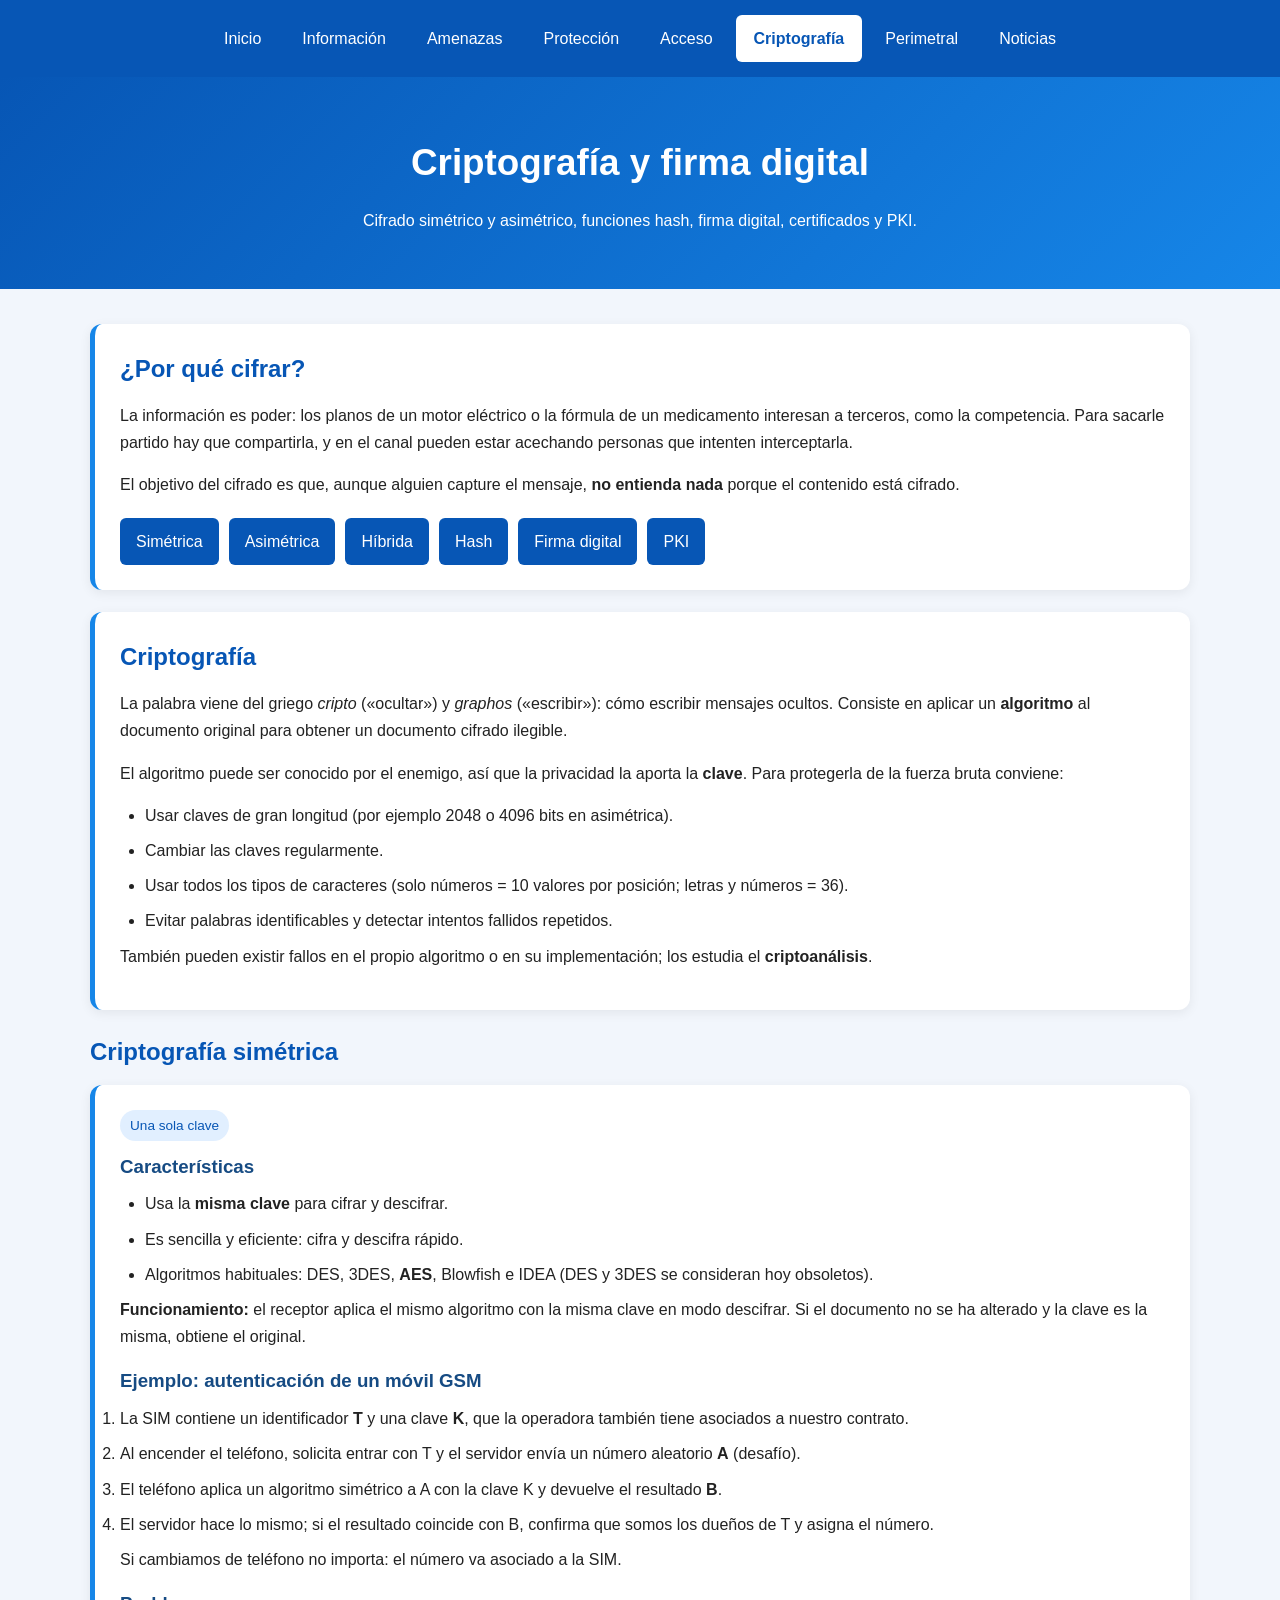
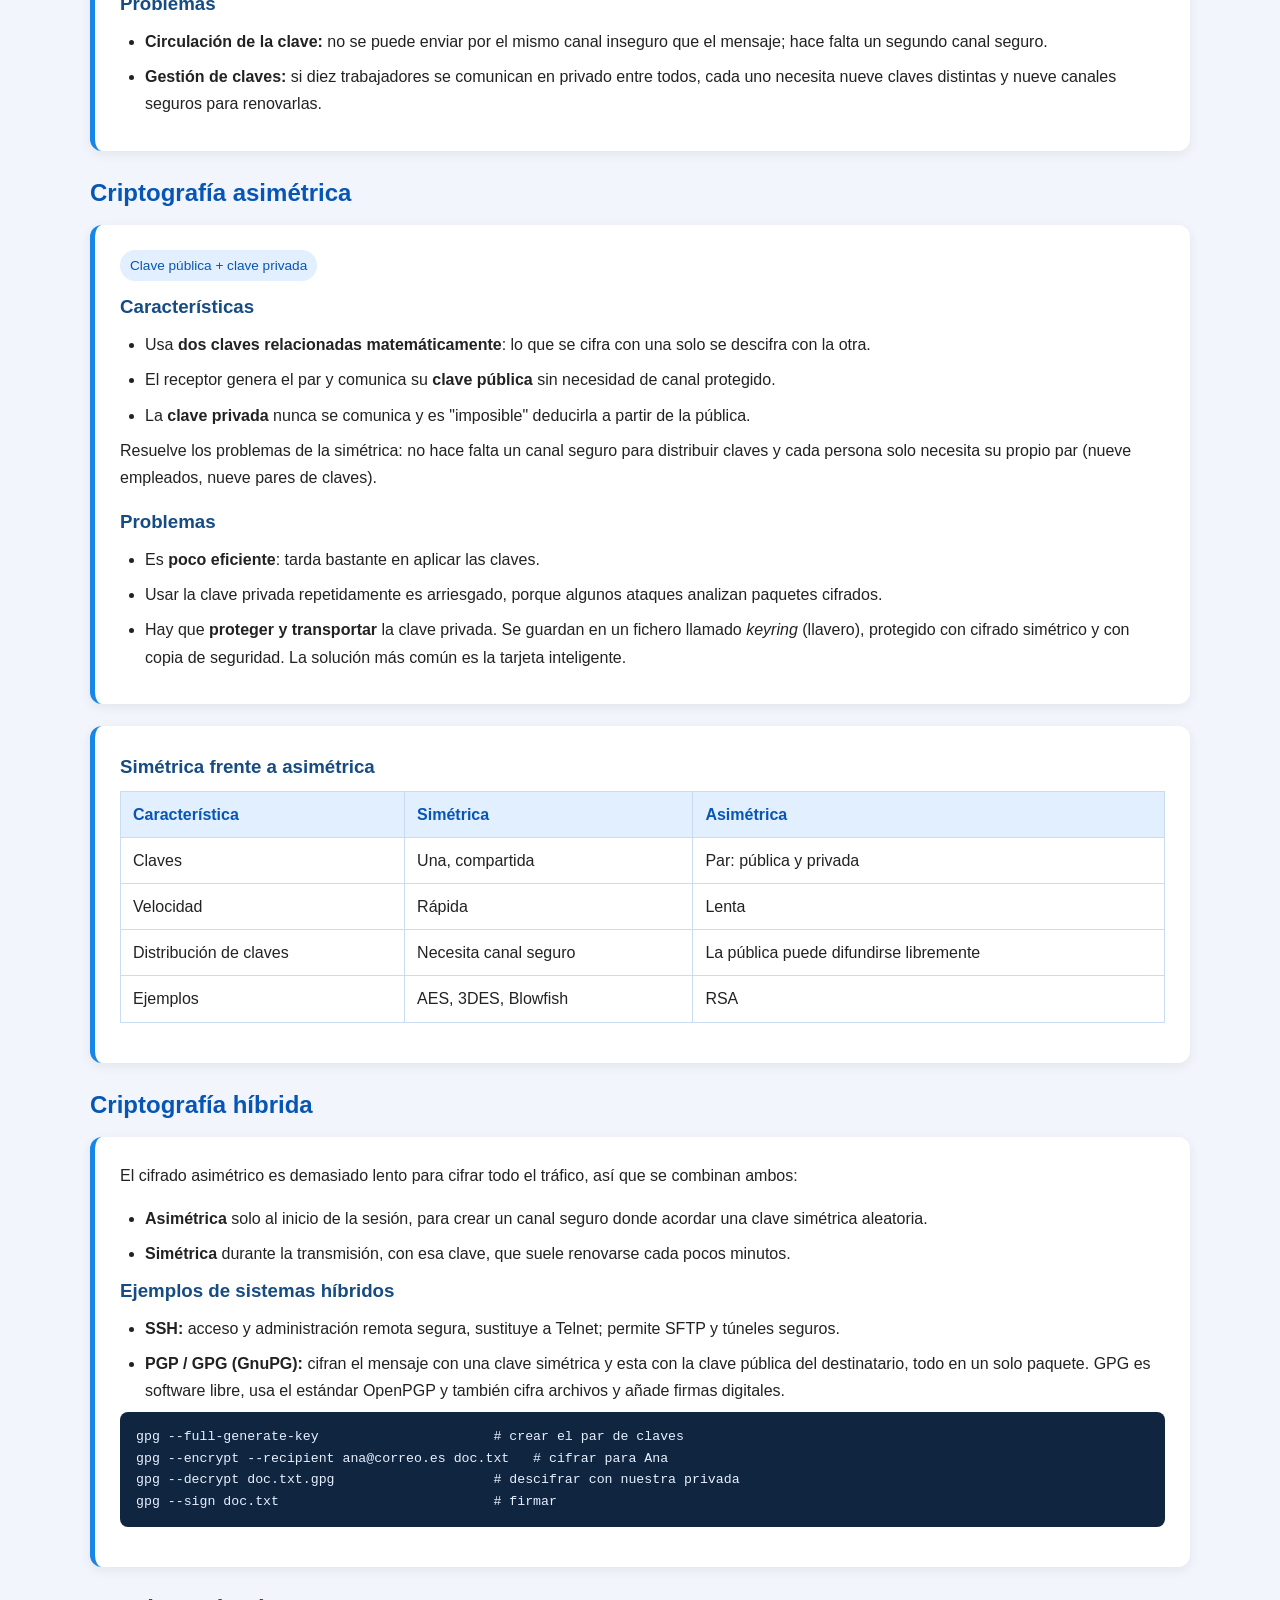
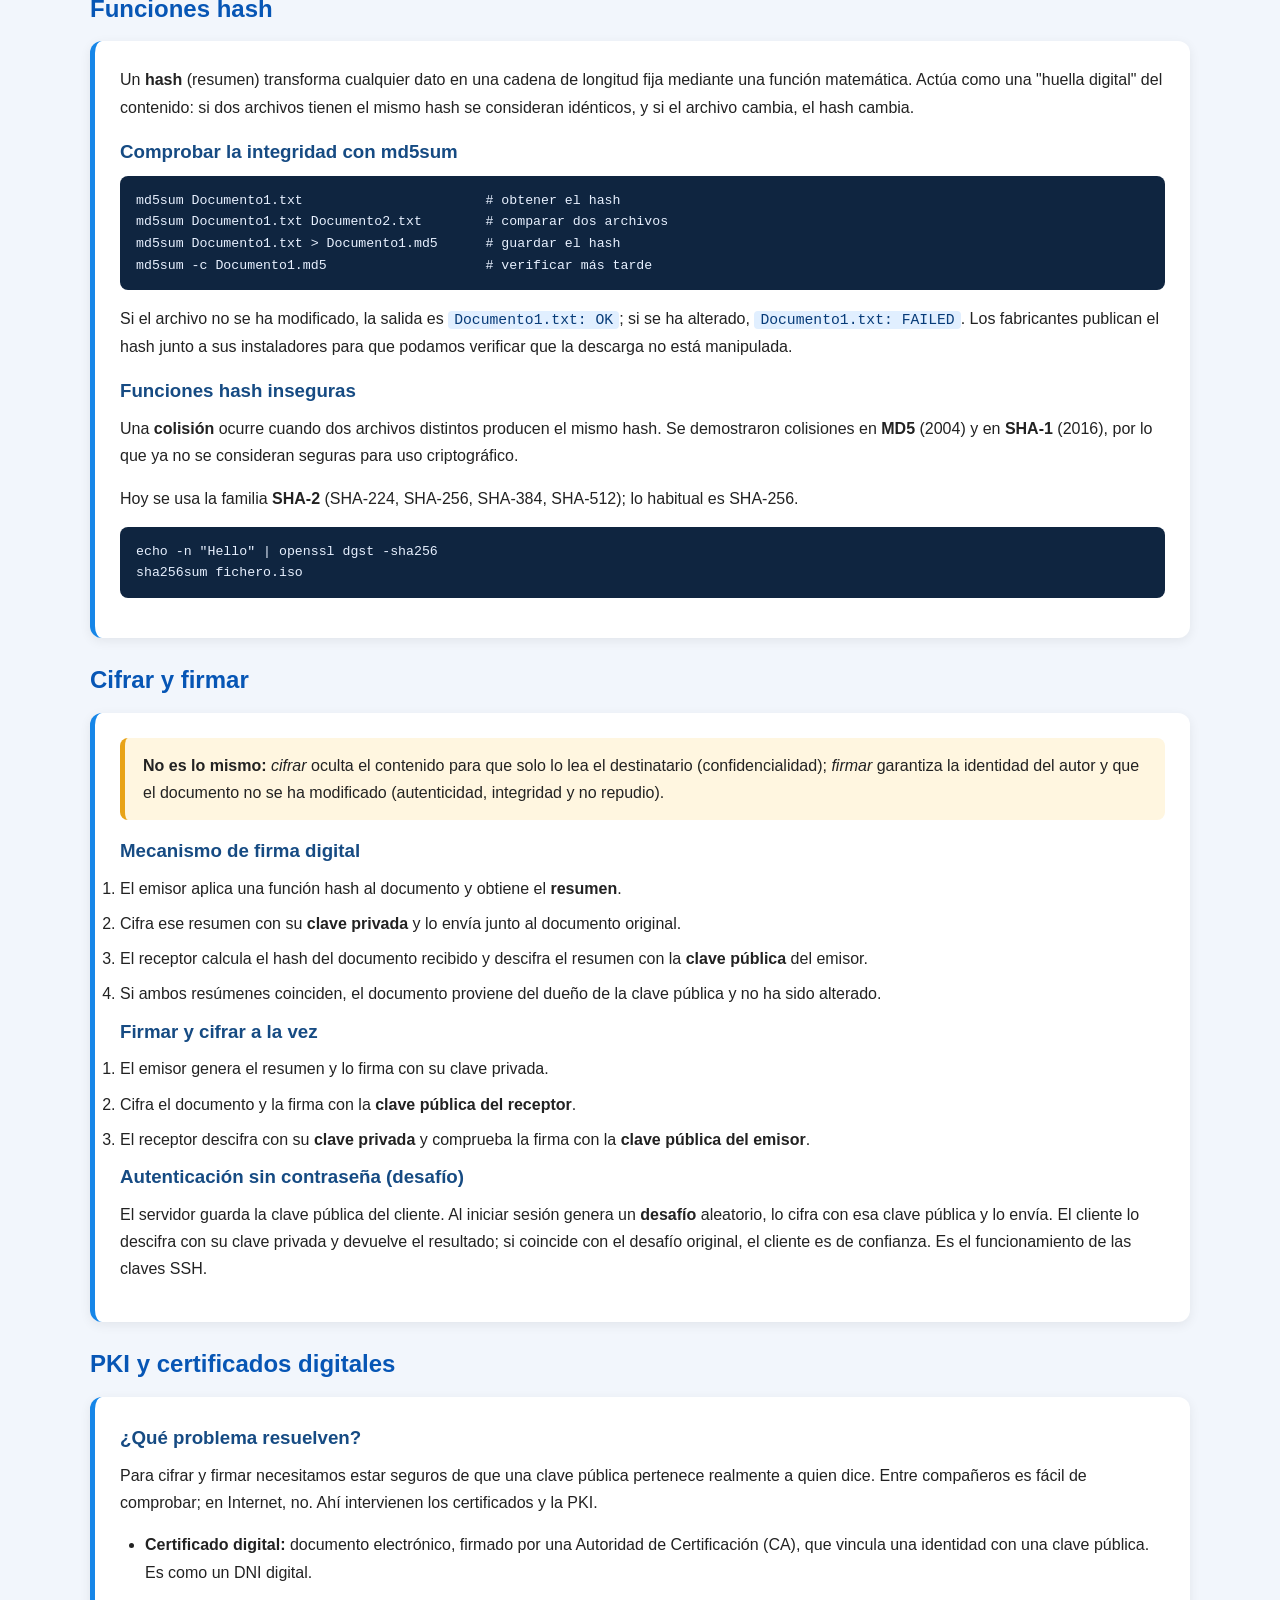
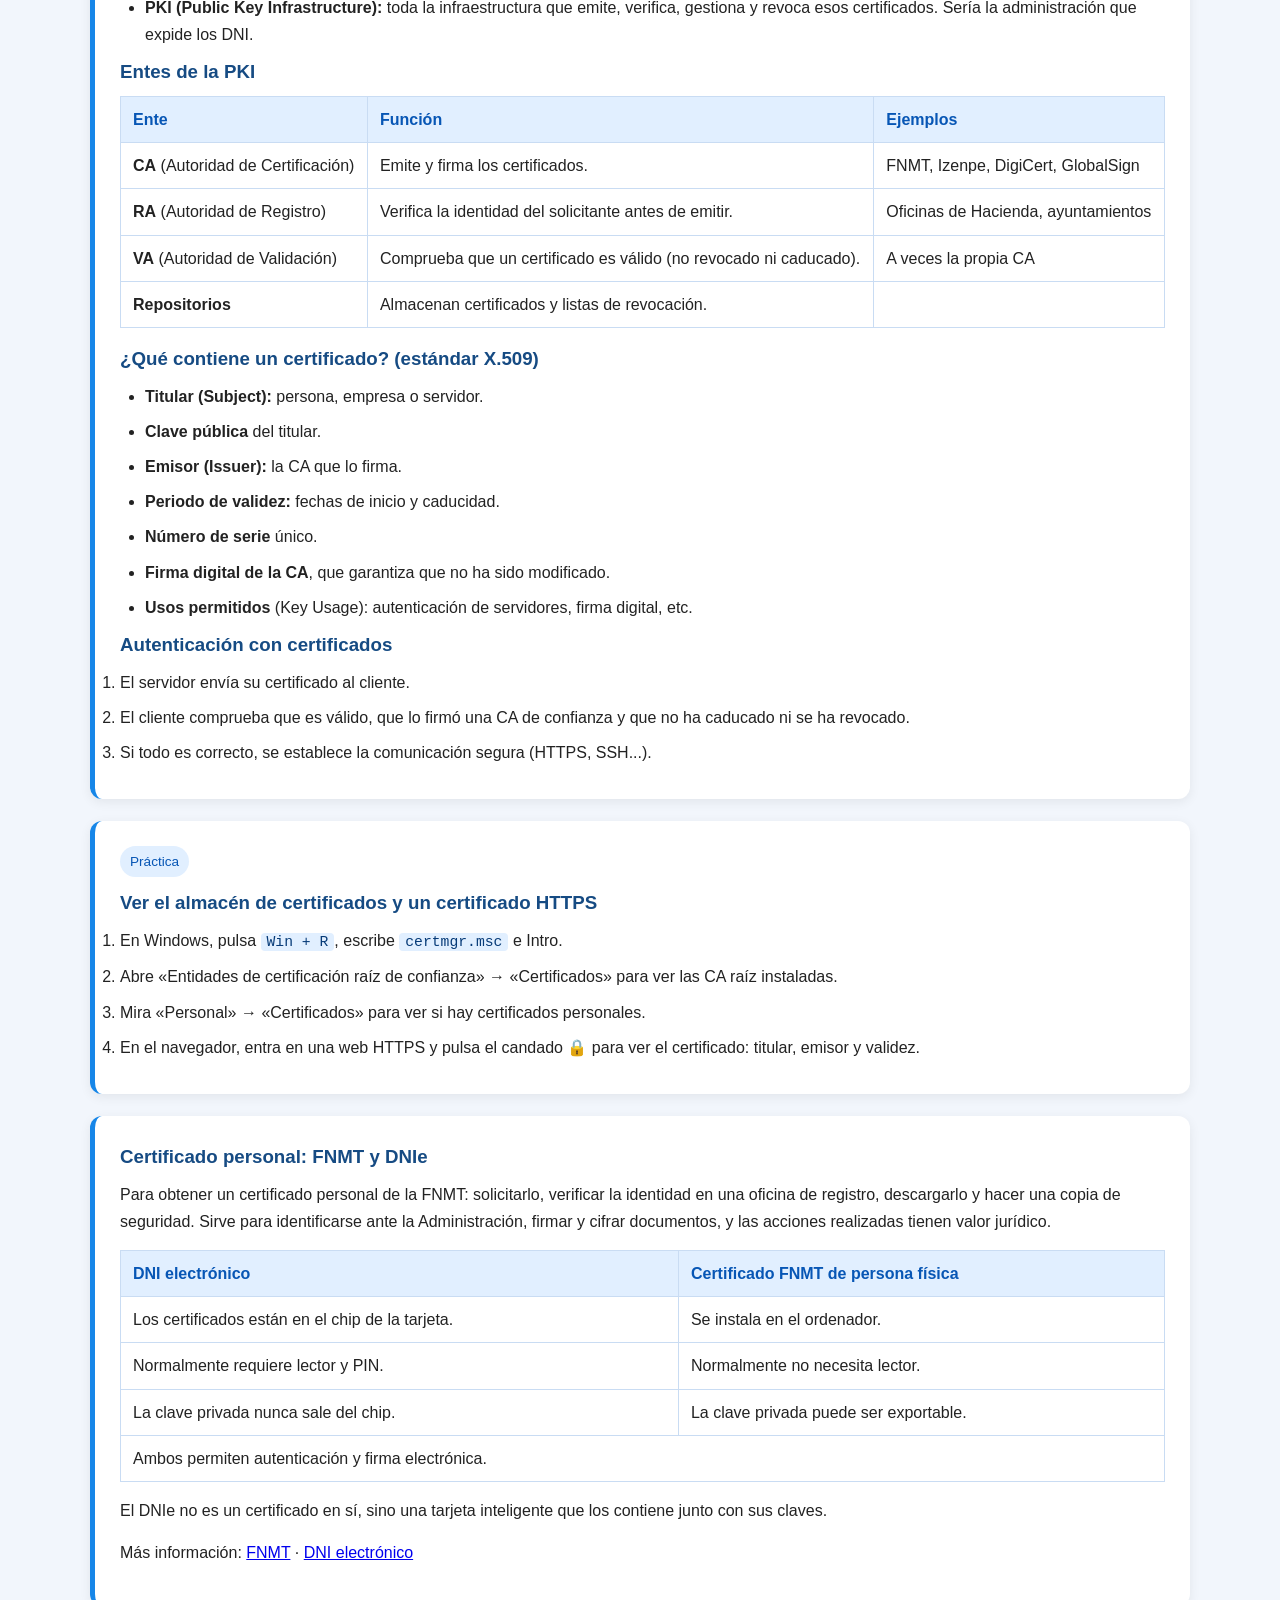
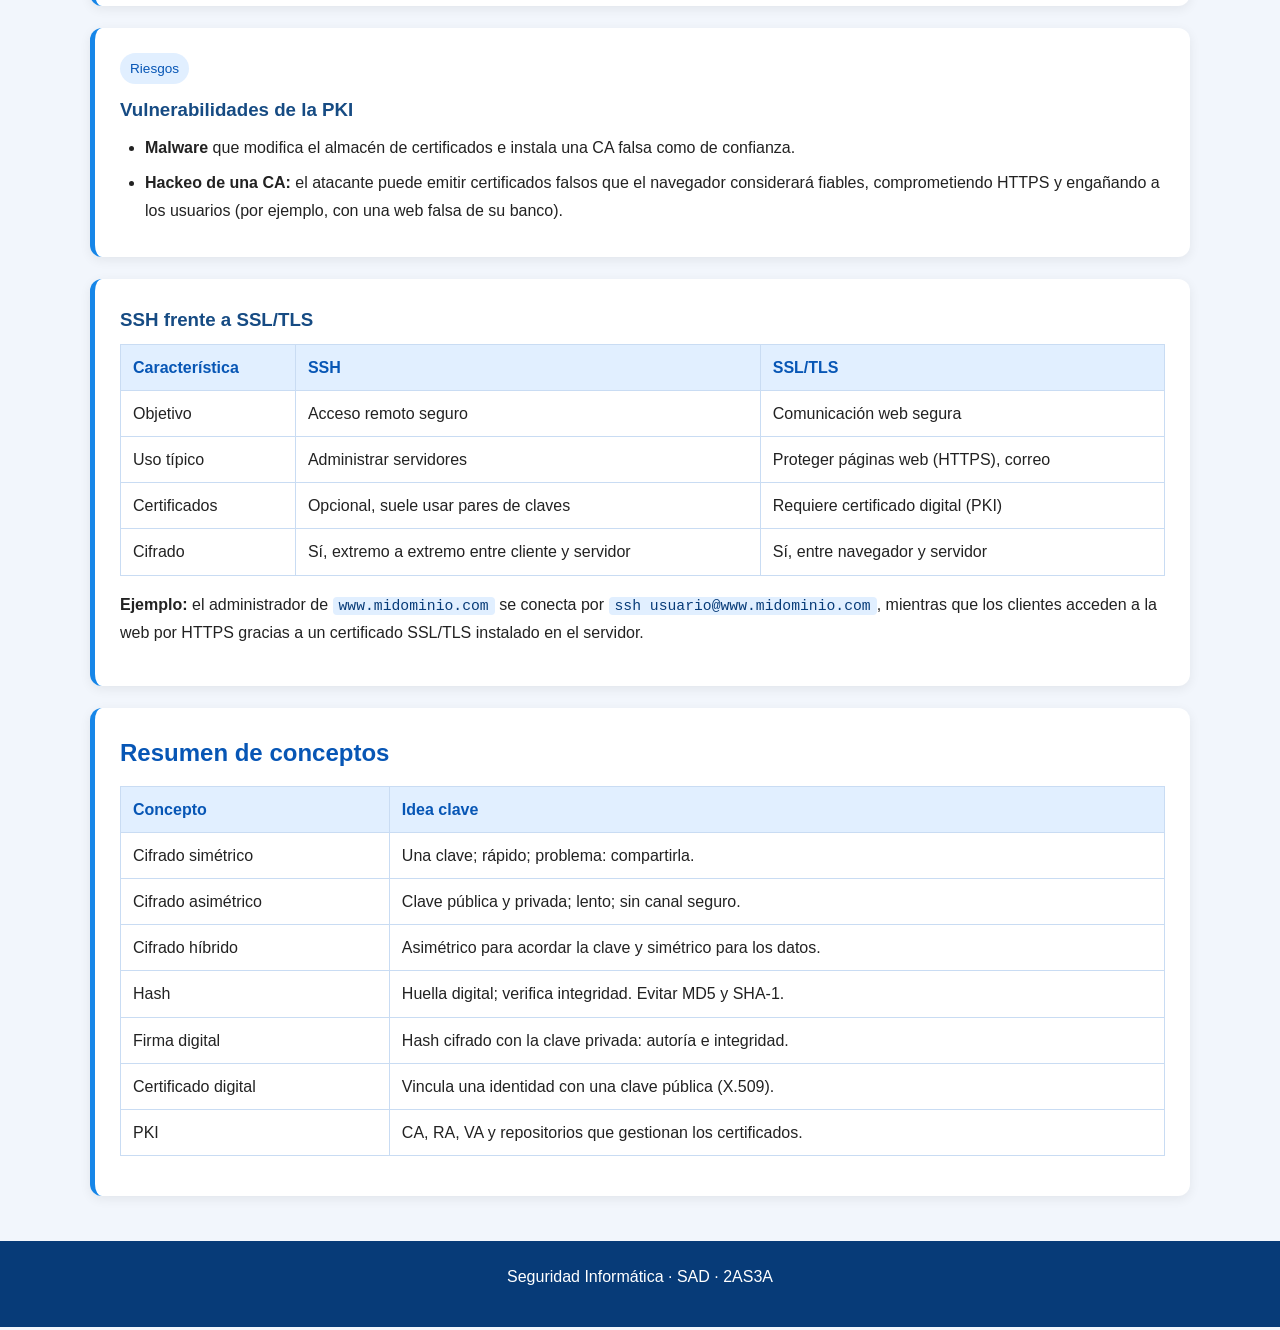
<file: SATweb/SATweb/criptografia.html>
<!DOCTYPE html>
<html lang="es">
<head>
    <meta charset="UTF-8">
    <meta name="viewport" content="width=device-width, initial-scale=1.0">
    <title>Criptografía y firma digital | Seguridad Informática</title>
    <link rel="stylesheet" href="style.css">
</head>
<body>

<nav class="navbar">
    <a href="index.html">Inicio</a>
    <a href="informacion.html">Información</a>
    <a href="amenazas.html">Amenazas</a>
    <a href="proteccion.html">Protección</a>
    <a href="acceso.html">Acceso</a>
    <a href="criptografia.html" class="activo">Criptografía</a>
    <a href="perimetral.html">Perimetral</a>
    <a href="noticias.html">Noticias</a>
</nav>

<header class="hero">
    <h1>Criptografía y firma digital</h1>
    <p>Cifrado simétrico y asimétrico, funciones hash, firma digital, certificados y PKI.</p>
</header>

<main class="contenedor">

    <section class="tarjeta">
        <h2>¿Por qué cifrar?</h2>
        <p>
            La información es poder: los planos de un motor eléctrico o la fórmula de un
            medicamento interesan a terceros, como la competencia. Para sacarle partido hay
            que compartirla, y en el canal pueden estar acechando personas que intenten interceptarla.
        </p>
        <p>
            El objetivo del cifrado es que, aunque alguien capture el mensaje, <strong>no entienda nada</strong>
            porque el contenido está cifrado.
        </p>
        <div class="indice">
            <a class="boton" href="#simetrica">Simétrica</a>
            <a class="boton" href="#asimetrica">Asimétrica</a>
            <a class="boton" href="#hibrida">Híbrida</a>
            <a class="boton" href="#hash">Hash</a>
            <a class="boton" href="#firma">Firma digital</a>
            <a class="boton" href="#pki">PKI</a>
        </div>
    </section>

    <section class="tarjeta">
        <h2>Criptografía</h2>
        <p>
            La palabra viene del griego <em>cripto</em> («ocultar») y <em>graphos</em> («escribir»):
            cómo escribir mensajes ocultos. Consiste en aplicar un <strong>algoritmo</strong> al documento
            original para obtener un documento cifrado ilegible.
        </p>
        <p>
            El algoritmo puede ser conocido por el enemigo, así que la privacidad la aporta
            la <strong>clave</strong>. Para protegerla de la fuerza bruta conviene:
        </p>
        <ul>
            <li>Usar claves de gran longitud (por ejemplo 2048 o 4096 bits en asimétrica).</li>
            <li>Cambiar las claves regularmente.</li>
            <li>Usar todos los tipos de caracteres (solo números = 10 valores por posición; letras y números = 36).</li>
            <li>Evitar palabras identificables y detectar intentos fallidos repetidos.</li>
        </ul>
        <p>
            También pueden existir fallos en el propio algoritmo o en su implementación;
            los estudia el <strong>criptoanálisis</strong>.
        </p>
    </section>

    <h2 id="simetrica">Criptografía simétrica</h2>

    <section class="tarjeta">
        <span class="etiqueta">Una sola clave</span>
        <h3>Características</h3>
        <ul>
            <li>Usa la <strong>misma clave</strong> para cifrar y descifrar.</li>
            <li>Es sencilla y eficiente: cifra y descifra rápido.</li>
            <li>Algoritmos habituales: DES, 3DES, <strong>AES</strong>, Blowfish e IDEA (DES y 3DES se consideran hoy obsoletos).</li>
        </ul>
        <p>
            <strong>Funcionamiento:</strong> el receptor aplica el mismo algoritmo con la misma clave en modo
            descifrar. Si el documento no se ha alterado y la clave es la misma, obtiene el original.
        </p>

        <h3>Ejemplo: autenticación de un móvil GSM</h3>
        <ol>
            <li>La SIM contiene un identificador <strong>T</strong> y una clave <strong>K</strong>, que la operadora también tiene asociados a nuestro contrato.</li>
            <li>Al encender el teléfono, solicita entrar con T y el servidor envía un número aleatorio <strong>A</strong> (desafío).</li>
            <li>El teléfono aplica un algoritmo simétrico a A con la clave K y devuelve el resultado <strong>B</strong>.</li>
            <li>El servidor hace lo mismo; si el resultado coincide con B, confirma que somos los dueños de T y asigna el número.</li>
        </ol>
        <p>Si cambiamos de teléfono no importa: el número va asociado a la SIM.</p>

        <h3>Problemas</h3>
        <ul>
            <li><strong>Circulación de la clave:</strong> no se puede enviar por el mismo canal inseguro que el mensaje; hace falta un segundo canal seguro.</li>
            <li><strong>Gestión de claves:</strong> si diez trabajadores se comunican en privado entre todos, cada uno necesita nueve claves distintas y nueve canales seguros para renovarlas.</li>
        </ul>
    </section>

    <h2 id="asimetrica">Criptografía asimétrica</h2>

    <section class="tarjeta">
        <span class="etiqueta">Clave pública + clave privada</span>
        <h3>Características</h3>
        <ul>
            <li>Usa <strong>dos claves relacionadas matemáticamente</strong>: lo que se cifra con una solo se descifra con la otra.</li>
            <li>El receptor genera el par y comunica su <strong>clave pública</strong> sin necesidad de canal protegido.</li>
            <li>La <strong>clave privada</strong> nunca se comunica y es "imposible" deducirla a partir de la pública.</li>
        </ul>
        <p>
            Resuelve los problemas de la simétrica: no hace falta un canal seguro para distribuir claves y
            cada persona solo necesita su propio par (nueve empleados, nueve pares de claves).
        </p>

        <h3>Problemas</h3>
        <ul>
            <li>Es <strong>poco eficiente</strong>: tarda bastante en aplicar las claves.</li>
            <li>Usar la clave privada repetidamente es arriesgado, porque algunos ataques analizan paquetes cifrados.</li>
            <li>Hay que <strong>proteger y transportar</strong> la clave privada. Se guardan en un fichero llamado <em>keyring</em> (llavero), protegido con cifrado simétrico y con copia de seguridad. La solución más común es la tarjeta inteligente.</li>
        </ul>
    </section>

    <section class="tarjeta">
        <h3>Simétrica frente a asimétrica</h3>
        <div class="tabla-scroll">
        <table>
            <tr><th>Característica</th><th>Simétrica</th><th>Asimétrica</th></tr>
            <tr><td>Claves</td><td>Una, compartida</td><td>Par: pública y privada</td></tr>
            <tr><td>Velocidad</td><td>Rápida</td><td>Lenta</td></tr>
            <tr><td>Distribución de claves</td><td>Necesita canal seguro</td><td>La pública puede difundirse libremente</td></tr>
            <tr><td>Ejemplos</td><td>AES, 3DES, Blowfish</td><td>RSA</td></tr>
        </table>
        </div>
    </section>

    <h2 id="hibrida">Criptografía híbrida</h2>

    <section class="tarjeta">
        <p>
            El cifrado asimétrico es demasiado lento para cifrar todo el tráfico, así que se combinan ambos:
        </p>
        <ul>
            <li><strong>Asimétrica</strong> solo al inicio de la sesión, para crear un canal seguro donde acordar una clave simétrica aleatoria.</li>
            <li><strong>Simétrica</strong> durante la transmisión, con esa clave, que suele renovarse cada pocos minutos.</li>
        </ul>

        <h3>Ejemplos de sistemas híbridos</h3>
        <ul>
            <li><strong>SSH:</strong> acceso y administración remota segura, sustituye a Telnet; permite SFTP y túneles seguros.</li>
            <li><strong>PGP / GPG (GnuPG):</strong> cifran el mensaje con una clave simétrica y esta con la clave pública del destinatario, todo en un solo paquete. GPG es software libre, usa el estándar OpenPGP y también cifra archivos y añade firmas digitales.</li>
        </ul>
<pre><code>gpg --full-generate-key                      # crear el par de claves
gpg --encrypt --recipient ana@correo.es doc.txt   # cifrar para Ana
gpg --decrypt doc.txt.gpg                    # descifrar con nuestra privada
gpg --sign doc.txt                           # firmar</code></pre>
    </section>

    <h2 id="hash">Funciones hash</h2>

    <section class="tarjeta">
        <p>
            Un <strong>hash</strong> (resumen) transforma cualquier dato en una cadena de longitud fija
            mediante una función matemática. Actúa como una "huella digital" del contenido: si dos archivos
            tienen el mismo hash se consideran idénticos, y si el archivo cambia, el hash cambia.
        </p>
        <h3>Comprobar la integridad con md5sum</h3>
<pre><code>md5sum Documento1.txt                       # obtener el hash
md5sum Documento1.txt Documento2.txt        # comparar dos archivos
md5sum Documento1.txt > Documento1.md5      # guardar el hash
md5sum -c Documento1.md5                    # verificar más tarde</code></pre>
        <p>
            Si el archivo no se ha modificado, la salida es <code>Documento1.txt: OK</code>; si se ha alterado,
            <code>Documento1.txt: FAILED</code>. Los fabricantes publican el hash junto a sus instaladores para
            que podamos verificar que la descarga no está manipulada.
        </p>

        <h3>Funciones hash inseguras</h3>
        <p>
            Una <strong>colisión</strong> ocurre cuando dos archivos distintos producen el mismo hash.
            Se demostraron colisiones en <strong>MD5</strong> (2004) y en <strong>SHA-1</strong> (2016), por lo que
            ya no se consideran seguras para uso criptográfico.
        </p>
        <p>
            Hoy se usa la familia <strong>SHA-2</strong> (SHA-224, SHA-256, SHA-384, SHA-512); lo habitual es SHA-256.
        </p>
<pre><code>echo -n "Hello" | openssl dgst -sha256
sha256sum fichero.iso</code></pre>
    </section>

    <h2 id="firma">Cifrar y firmar</h2>

    <section class="tarjeta">
        <div class="aviso-caja">
            <strong>No es lo mismo:</strong> <em>cifrar</em> oculta el contenido para que solo lo lea el destinatario
            (confidencialidad); <em>firmar</em> garantiza la identidad del autor y que el documento no se ha modificado
            (autenticidad, integridad y no repudio).
        </div>

        <h3>Mecanismo de firma digital</h3>
        <ol>
            <li>El emisor aplica una función hash al documento y obtiene el <strong>resumen</strong>.</li>
            <li>Cifra ese resumen con su <strong>clave privada</strong> y lo envía junto al documento original.</li>
            <li>El receptor calcula el hash del documento recibido y descifra el resumen con la <strong>clave pública</strong> del emisor.</li>
            <li>Si ambos resúmenes coinciden, el documento proviene del dueño de la clave pública y no ha sido alterado.</li>
        </ol>

        <h3>Firmar y cifrar a la vez</h3>
        <ol>
            <li>El emisor genera el resumen y lo firma con su clave privada.</li>
            <li>Cifra el documento y la firma con la <strong>clave pública del receptor</strong>.</li>
            <li>El receptor descifra con su <strong>clave privada</strong> y comprueba la firma con la <strong>clave pública del emisor</strong>.</li>
        </ol>

        <h3>Autenticación sin contraseña (desafío)</h3>
        <p>
            El servidor guarda la clave pública del cliente. Al iniciar sesión genera un <strong>desafío</strong> aleatorio,
            lo cifra con esa clave pública y lo envía. El cliente lo descifra con su clave privada y devuelve el resultado;
            si coincide con el desafío original, el cliente es de confianza. Es el funcionamiento de las claves SSH.
        </p>
    </section>

    <h2 id="pki">PKI y certificados digitales</h2>

    <section class="tarjeta">
        <h3>¿Qué problema resuelven?</h3>
        <p>
            Para cifrar y firmar necesitamos estar seguros de que una clave pública pertenece realmente a quien dice.
            Entre compañeros es fácil de comprobar; en Internet, no. Ahí intervienen los certificados y la PKI.
        </p>
        <ul>
            <li><strong>Certificado digital:</strong> documento electrónico, firmado por una Autoridad de Certificación (CA), que vincula una identidad con una clave pública. Es como un DNI digital.</li>
            <li><strong>PKI (Public Key Infrastructure):</strong> toda la infraestructura que emite, verifica, gestiona y revoca esos certificados. Sería la administración que expide los DNI.</li>
        </ul>

        <h3>Entes de la PKI</h3>
        <div class="tabla-scroll">
        <table>
            <tr><th>Ente</th><th>Función</th><th>Ejemplos</th></tr>
            <tr><td><strong>CA</strong> (Autoridad de Certificación)</td><td>Emite y firma los certificados.</td><td>FNMT, Izenpe, DigiCert, GlobalSign</td></tr>
            <tr><td><strong>RA</strong> (Autoridad de Registro)</td><td>Verifica la identidad del solicitante antes de emitir.</td><td>Oficinas de Hacienda, ayuntamientos</td></tr>
            <tr><td><strong>VA</strong> (Autoridad de Validación)</td><td>Comprueba que un certificado es válido (no revocado ni caducado).</td><td>A veces la propia CA</td></tr>
            <tr><td><strong>Repositorios</strong></td><td>Almacenan certificados y listas de revocación.</td><td></td></tr>
        </table>
        </div>

        <h3>¿Qué contiene un certificado? (estándar X.509)</h3>
        <ul>
            <li><strong>Titular (Subject):</strong> persona, empresa o servidor.</li>
            <li><strong>Clave pública</strong> del titular.</li>
            <li><strong>Emisor (Issuer):</strong> la CA que lo firma.</li>
            <li><strong>Periodo de validez:</strong> fechas de inicio y caducidad.</li>
            <li><strong>Número de serie</strong> único.</li>
            <li><strong>Firma digital de la CA</strong>, que garantiza que no ha sido modificado.</li>
            <li><strong>Usos permitidos</strong> (Key Usage): autenticación de servidores, firma digital, etc.</li>
        </ul>

        <h3>Autenticación con certificados</h3>
        <ol>
            <li>El servidor envía su certificado al cliente.</li>
            <li>El cliente comprueba que es válido, que lo firmó una CA de confianza y que no ha caducado ni se ha revocado.</li>
            <li>Si todo es correcto, se establece la comunicación segura (HTTPS, SSH...).</li>
        </ol>
    </section>

    <section class="tarjeta">
        <span class="etiqueta">Práctica</span>
        <h3>Ver el almacén de certificados y un certificado HTTPS</h3>
        <ol>
            <li>En Windows, pulsa <code>Win + R</code>, escribe <code>certmgr.msc</code> e Intro.</li>
            <li>Abre «Entidades de certificación raíz de confianza» → «Certificados» para ver las CA raíz instaladas.</li>
            <li>Mira «Personal» → «Certificados» para ver si hay certificados personales.</li>
            <li>En el navegador, entra en una web HTTPS y pulsa el candado 🔒 para ver el certificado: titular, emisor y validez.</li>
        </ol>
    </section>

    <section class="tarjeta">
        <h3>Certificado personal: FNMT y DNIe</h3>
        <p>
            Para obtener un certificado personal de la FNMT: solicitarlo, verificar la identidad en una oficina de registro,
            descargarlo y hacer una copia de seguridad. Sirve para identificarse ante la Administración, firmar y cifrar
            documentos, y las acciones realizadas tienen valor jurídico.
        </p>
        <div class="tabla-scroll">
        <table>
            <tr><th>DNI electrónico</th><th>Certificado FNMT de persona física</th></tr>
            <tr><td>Los certificados están en el chip de la tarjeta.</td><td>Se instala en el ordenador.</td></tr>
            <tr><td>Normalmente requiere lector y PIN.</td><td>Normalmente no necesita lector.</td></tr>
            <tr><td>La clave privada nunca sale del chip.</td><td>La clave privada puede ser exportable.</td></tr>
            <tr><td colspan="2">Ambos permiten autenticación y firma electrónica.</td></tr>
        </table>
        </div>
        <p>
            El DNIe no es un certificado en sí, sino una tarjeta inteligente que los contiene junto con sus claves.
        </p>
        <p>
            Más información:
            <a href="https://www.sede.fnmt.gob.es/" target="_blank" rel="noopener noreferrer">FNMT</a> ·
            <a href="https://www.dnielectronico.es/" target="_blank" rel="noopener noreferrer">DNI electrónico</a>
        </p>
    </section>

    <section class="tarjeta">
        <span class="etiqueta">Riesgos</span>
        <h3>Vulnerabilidades de la PKI</h3>
        <ul>
            <li><strong>Malware</strong> que modifica el almacén de certificados e instala una CA falsa como de confianza.</li>
            <li><strong>Hackeo de una CA:</strong> el atacante puede emitir certificados falsos que el navegador considerará fiables, comprometiendo HTTPS y engañando a los usuarios (por ejemplo, con una web falsa de su banco).</li>
        </ul>
    </section>

    <section class="tarjeta">
        <h3>SSH frente a SSL/TLS</h3>
        <div class="tabla-scroll">
        <table>
            <tr><th>Característica</th><th>SSH</th><th>SSL/TLS</th></tr>
            <tr><td>Objetivo</td><td>Acceso remoto seguro</td><td>Comunicación web segura</td></tr>
            <tr><td>Uso típico</td><td>Administrar servidores</td><td>Proteger páginas web (HTTPS), correo</td></tr>
            <tr><td>Certificados</td><td>Opcional, suele usar pares de claves</td><td>Requiere certificado digital (PKI)</td></tr>
            <tr><td>Cifrado</td><td>Sí, extremo a extremo entre cliente y servidor</td><td>Sí, entre navegador y servidor</td></tr>
        </table>
        </div>
        <p>
            <strong>Ejemplo:</strong> el administrador de <code>www.midominio.com</code> se conecta por
            <code>ssh usuario@www.midominio.com</code>, mientras que los clientes acceden a la web por HTTPS gracias
            a un certificado SSL/TLS instalado en el servidor.
        </p>
    </section>

    <section class="tarjeta">
        <h2>Resumen de conceptos</h2>
        <div class="tabla-scroll">
        <table>
            <tr><th>Concepto</th><th>Idea clave</th></tr>
            <tr><td>Cifrado simétrico</td><td>Una clave; rápido; problema: compartirla.</td></tr>
            <tr><td>Cifrado asimétrico</td><td>Clave pública y privada; lento; sin canal seguro.</td></tr>
            <tr><td>Cifrado híbrido</td><td>Asimétrico para acordar la clave y simétrico para los datos.</td></tr>
            <tr><td>Hash</td><td>Huella digital; verifica integridad. Evitar MD5 y SHA-1.</td></tr>
            <tr><td>Firma digital</td><td>Hash cifrado con la clave privada: autoría e integridad.</td></tr>
            <tr><td>Certificado digital</td><td>Vincula una identidad con una clave pública (X.509).</td></tr>
            <tr><td>PKI</td><td>CA, RA, VA y repositorios que gestionan los certificados.</td></tr>
        </table>
        </div>
    </section>

</main>

<footer>
    <p>Seguridad Informática · SAD · 2AS3A</p>
</footer>

</body>
</html>
</file>
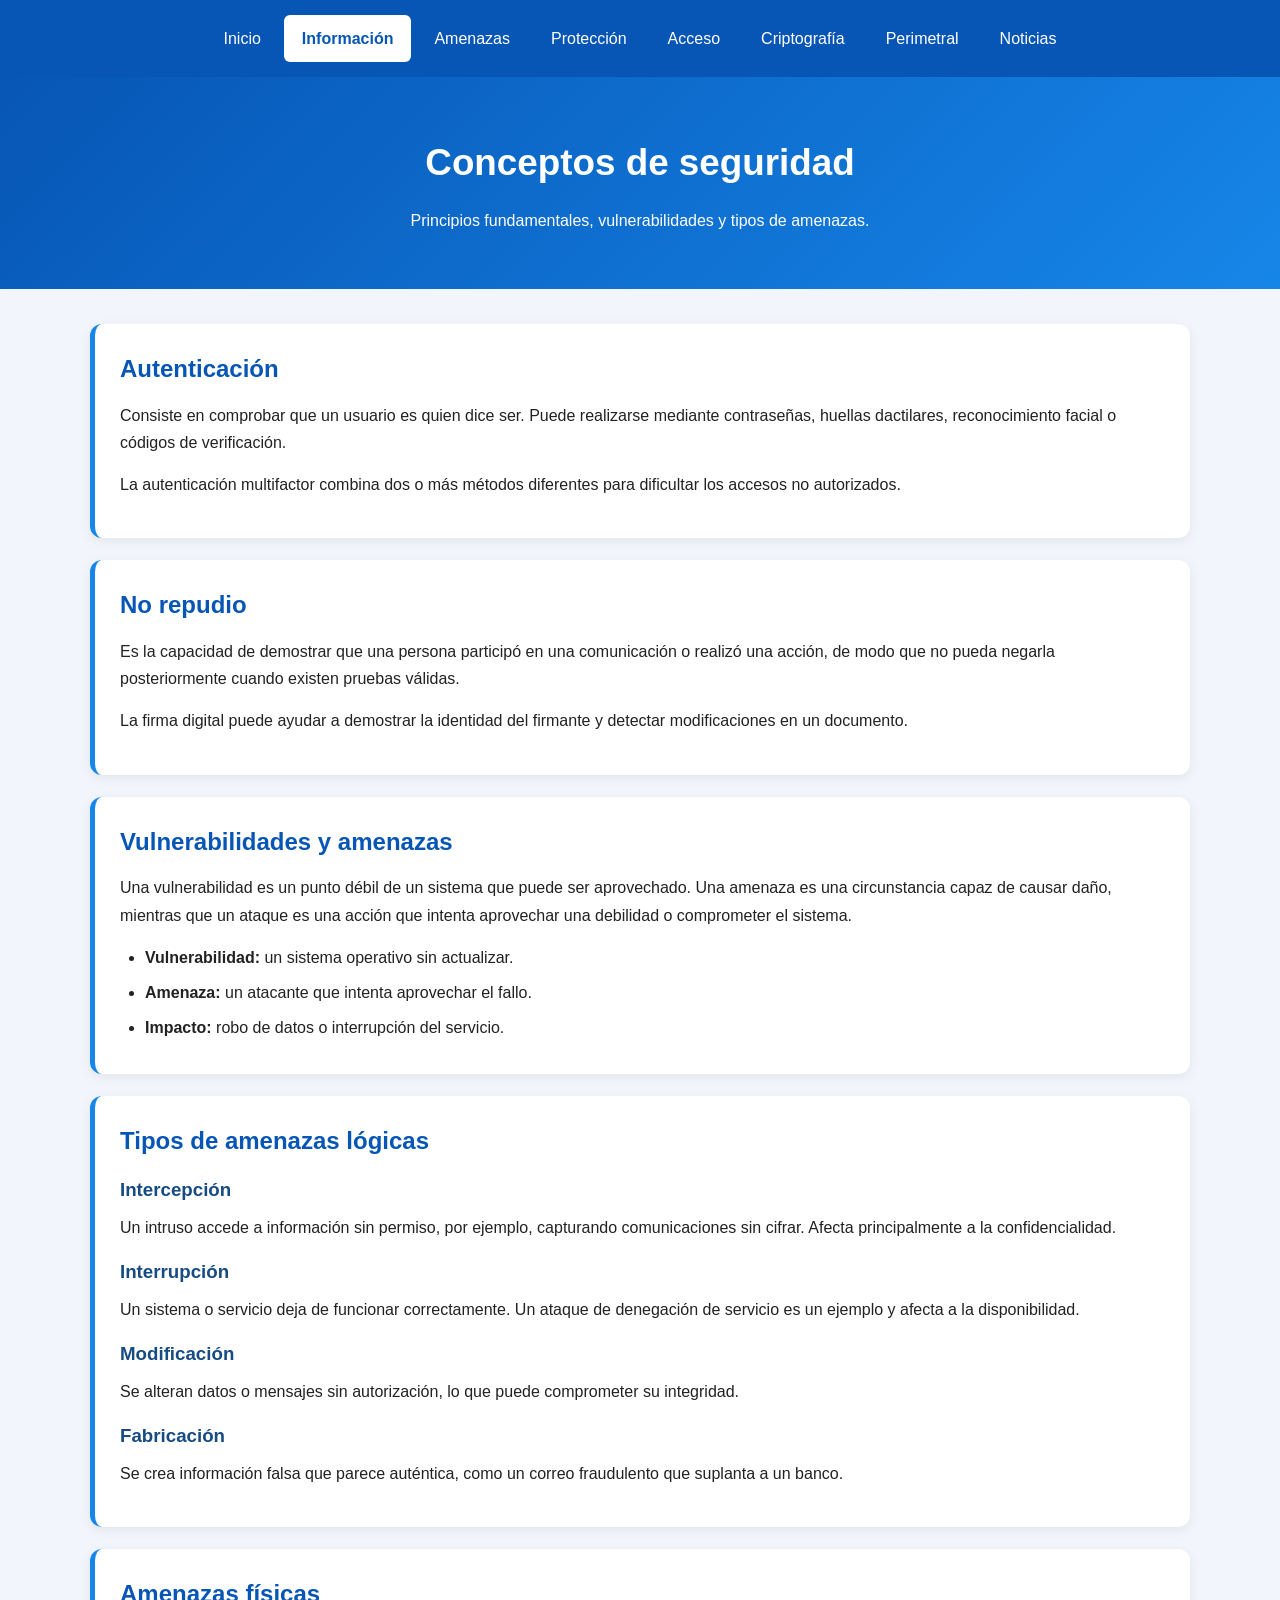
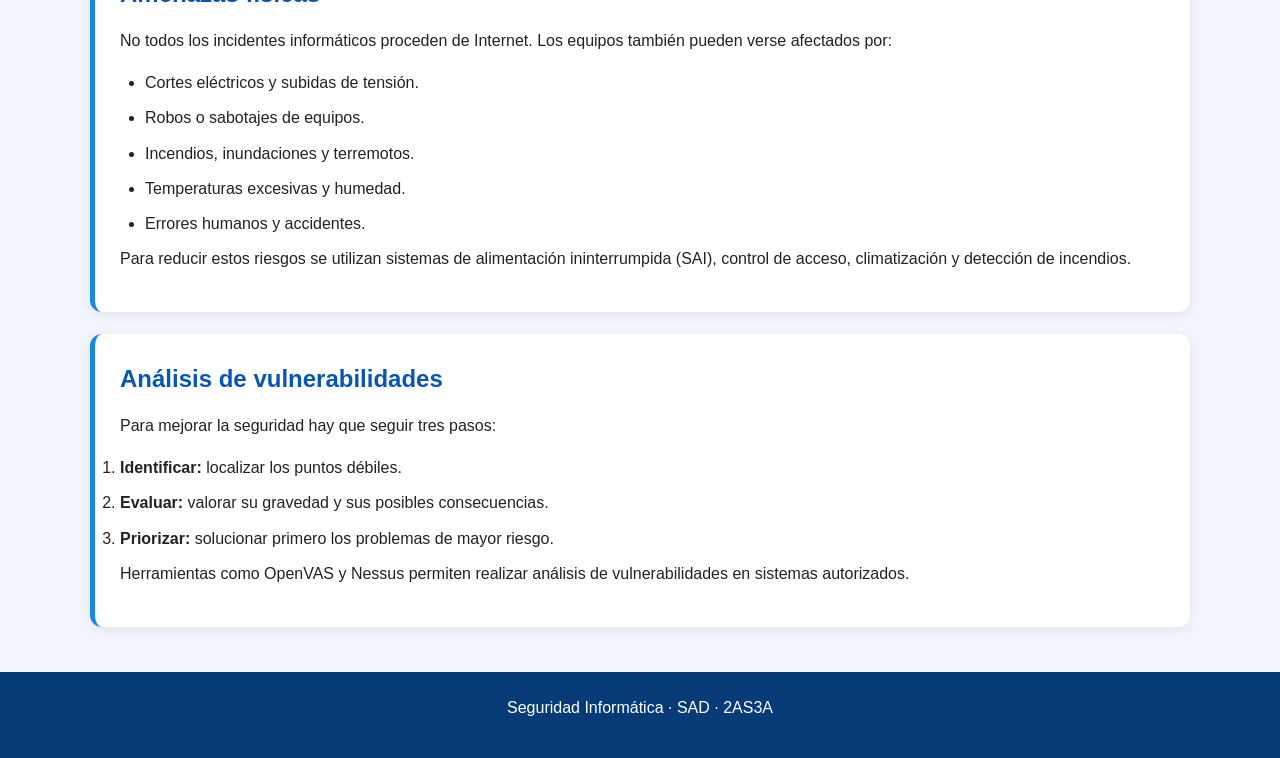
<file: SATweb/SATweb/informacion.html>
<!DOCTYPE html>
<html lang="es">
<head>
    <meta charset="UTF-8">
    <meta name="viewport" content="width=device-width, initial-scale=1.0">
    <title>Información | Seguridad Informática</title>
    <link rel="stylesheet" href="style.css">
</head>
<body>

<nav class="navbar">
    <a href="index.html">Inicio</a>
    <a href="informacion.html" class="activo">Información</a>
    <a href="amenazas.html">Amenazas</a>
    <a href="proteccion.html">Protección</a>
    <a href="acceso.html">Acceso</a>
    <a href="criptografia.html">Criptografía</a>
    <a href="perimetral.html">Perimetral</a>
    <a href="noticias.html">Noticias</a>
</nav>

<header class="hero">
    <h1>Conceptos de seguridad</h1>
    <p>Principios fundamentales, vulnerabilidades y tipos de amenazas.</p>
</header>

<main class="contenedor">

    <section class="tarjeta">
        <h2>Autenticación</h2>
        <p>
            Consiste en comprobar que un usuario es quien dice ser.
            Puede realizarse mediante contraseñas, huellas dactilares,
            reconocimiento facial o códigos de verificación.
        </p>
        <p>
            La autenticación multifactor combina dos o más métodos
            diferentes para dificultar los accesos no autorizados.
        </p>
    </section>

    <section class="tarjeta">
        <h2>No repudio</h2>
        <p>
            Es la capacidad de demostrar que una persona participó en una
            comunicación o realizó una acción, de modo que no pueda negarla
            posteriormente cuando existen pruebas válidas.
        </p>
        <p>
            La firma digital puede ayudar a demostrar la identidad del
            firmante y detectar modificaciones en un documento.
        </p>
    </section>

    <section class="tarjeta">
        <h2>Vulnerabilidades y amenazas</h2>
        <p>
            Una vulnerabilidad es un punto débil de un sistema que puede
            ser aprovechado. Una amenaza es una circunstancia capaz de
            causar daño, mientras que un ataque es una acción que intenta
            aprovechar una debilidad o comprometer el sistema.
        </p>
        <ul>
            <li><strong>Vulnerabilidad:</strong> un sistema operativo sin actualizar.</li>
            <li><strong>Amenaza:</strong> un atacante que intenta aprovechar el fallo.</li>
            <li><strong>Impacto:</strong> robo de datos o interrupción del servicio.</li>
        </ul>
    </section>

    <section class="tarjeta">
        <h2>Tipos de amenazas lógicas</h2>

        <h3>Intercepción</h3>
        <p>
            Un intruso accede a información sin permiso, por ejemplo,
            capturando comunicaciones sin cifrar. Afecta principalmente
            a la confidencialidad.
        </p>

        <h3>Interrupción</h3>
        <p>
            Un sistema o servicio deja de funcionar correctamente.
            Un ataque de denegación de servicio es un ejemplo y afecta
            a la disponibilidad.
        </p>

        <h3>Modificación</h3>
        <p>
            Se alteran datos o mensajes sin autorización, lo que puede
            comprometer su integridad.
        </p>

        <h3>Fabricación</h3>
        <p>
            Se crea información falsa que parece auténtica, como un correo
            fraudulento que suplanta a un banco.
        </p>
    </section>

    <section class="tarjeta">
        <h2>Amenazas físicas</h2>
        <p>
            No todos los incidentes informáticos proceden de Internet.
            Los equipos también pueden verse afectados por:
        </p>
        <ul>
            <li>Cortes eléctricos y subidas de tensión.</li>
            <li>Robos o sabotajes de equipos.</li>
            <li>Incendios, inundaciones y terremotos.</li>
            <li>Temperaturas excesivas y humedad.</li>
            <li>Errores humanos y accidentes.</li>
        </ul>
        <p>
            Para reducir estos riesgos se utilizan sistemas de alimentación
            ininterrumpida (SAI), control de acceso, climatización y detección
            de incendios.
        </p>
    </section>

    <section class="tarjeta">
        <h2>Análisis de vulnerabilidades</h2>
        <p>Para mejorar la seguridad hay que seguir tres pasos:</p>
        <ol>
            <li><strong>Identificar:</strong> localizar los puntos débiles.</li>
            <li><strong>Evaluar:</strong> valorar su gravedad y sus posibles consecuencias.</li>
            <li><strong>Priorizar:</strong> solucionar primero los problemas de mayor riesgo.</li>
        </ol>
        <p>
            Herramientas como OpenVAS y Nessus permiten realizar análisis
            de vulnerabilidades en sistemas autorizados.
        </p>
    </section>

</main>

<footer>
    <p>Seguridad Informática · SAD · 2AS3A</p>
</footer>

</body>
</html>
</file>
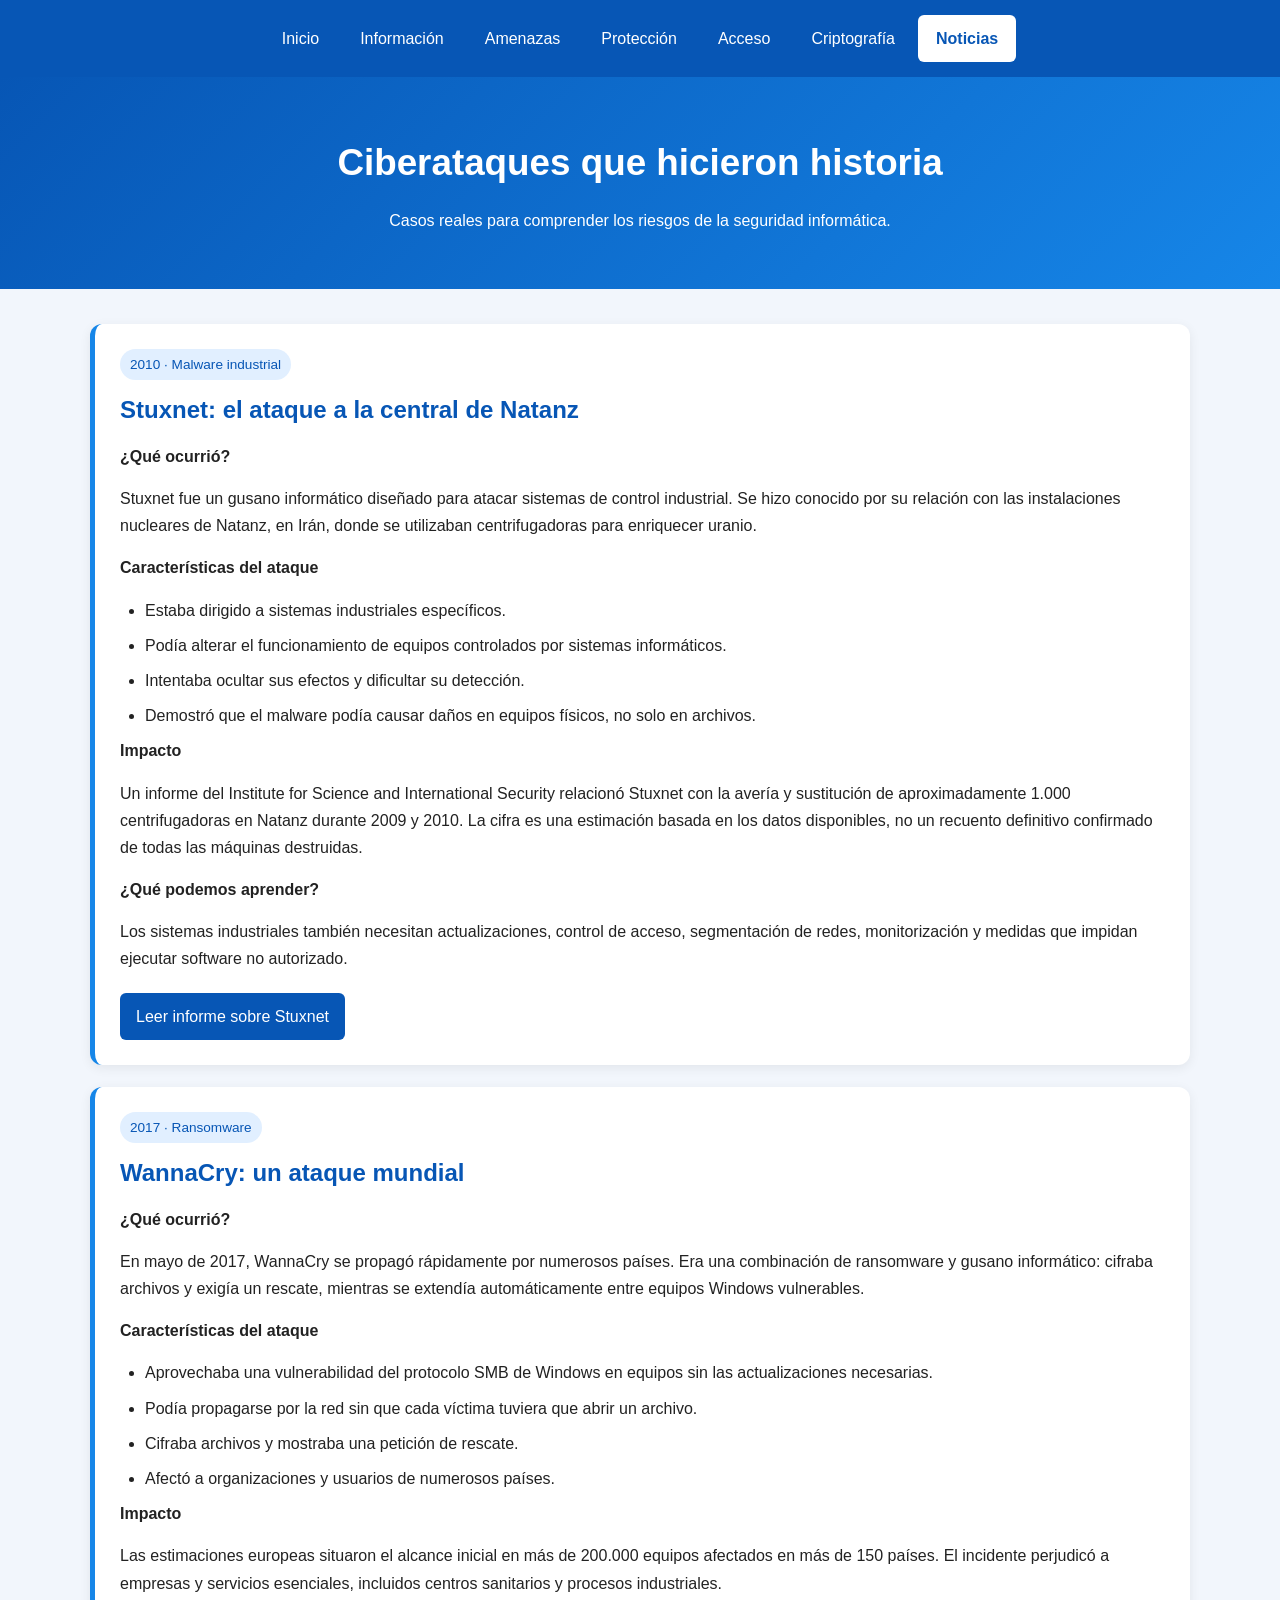
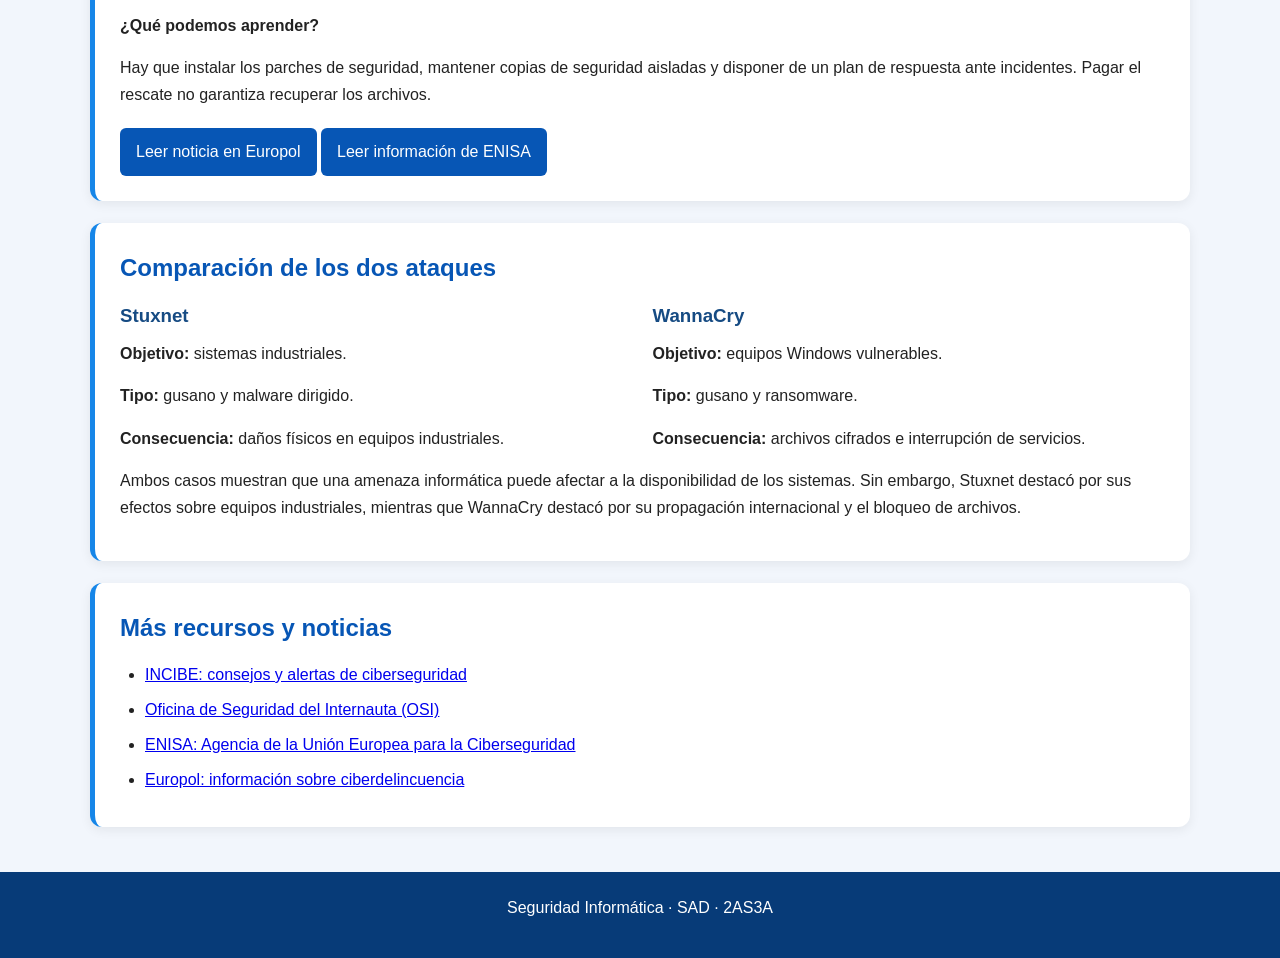
<file: SATweb/SATweb/noticias.html>
<!DOCTYPE html>
<html lang="es">
<head>
    <meta charset="UTF-8">
    <meta name="viewport" content="width=device-width, initial-scale=1.0">
    <title>Noticias | Seguridad Informática</title>
    <link rel="stylesheet" href="style.css">
</head>
<body>

<nav class="navbar">
    <a href="index.html">Inicio</a>
    <a href="informacion.html">Información</a>
    <a href="amenazas.html">Amenazas</a>
    <a href="proteccion.html">Protección</a>
    <a href="acceso.html">Acceso</a>
    <a href="criptografia.html">Criptografía</a>
    <a href="noticias.html" class="activo">Noticias</a>
</nav>

<header class="hero">
    <h1>Ciberataques que hicieron historia</h1>
    <p>Casos reales para comprender los riesgos de la seguridad informática.</p>
</header>

<main class="contenedor">

    <section class="tarjeta">
        <span class="etiqueta">2010 · Malware industrial</span>
        <h2>Stuxnet: el ataque a la central de Natanz</h2>

        <p><strong>¿Qué ocurrió?</strong></p>
        <p>
            Stuxnet fue un gusano informático diseñado para atacar sistemas
            de control industrial. Se hizo conocido por su relación con
            las instalaciones nucleares de Natanz, en Irán, donde se
            utilizaban centrifugadoras para enriquecer uranio.
        </p>

        <p><strong>Características del ataque</strong></p>
        <ul>
            <li>Estaba dirigido a sistemas industriales específicos.</li>
            <li>Podía alterar el funcionamiento de equipos controlados por sistemas informáticos.</li>
            <li>Intentaba ocultar sus efectos y dificultar su detección.</li>
            <li>Demostró que el malware podía causar daños en equipos físicos, no solo en archivos.</li>
        </ul>

        <p><strong>Impacto</strong></p>
        <p>
            Un informe del Institute for Science and International Security
            relacionó Stuxnet con la avería y sustitución de aproximadamente
            1.000 centrifugadoras en Natanz durante 2009 y 2010. La cifra
            es una estimación basada en los datos disponibles, no un recuento
            definitivo confirmado de todas las máquinas destruidas.
        </p>

        <p><strong>¿Qué podemos aprender?</strong></p>
        <p>
            Los sistemas industriales también necesitan actualizaciones,
            control de acceso, segmentación de redes, monitorización y
            medidas que impidan ejecutar software no autorizado.
        </p>

        <a class="boton"
           href="https://isis-online.org/isis-reports/did-stuxnet-take-out-1000-centrifuges-at-the-natanz-enrichment-plant/"
           target="_blank" rel="noopener noreferrer">
            Leer informe sobre Stuxnet
        </a>
    </section>

    <section class="tarjeta">
        <span class="etiqueta">2017 · Ransomware</span>
        <h2>WannaCry: un ataque mundial</h2>

        <p><strong>¿Qué ocurrió?</strong></p>
        <p>
            En mayo de 2017, WannaCry se propagó rápidamente por numerosos
            países. Era una combinación de ransomware y gusano informático:
            cifraba archivos y exigía un rescate, mientras se extendía
            automáticamente entre equipos Windows vulnerables.
        </p>

        <p><strong>Características del ataque</strong></p>
        <ul>
            <li>Aprovechaba una vulnerabilidad del protocolo SMB de Windows en equipos sin las actualizaciones necesarias.</li>
            <li>Podía propagarse por la red sin que cada víctima tuviera que abrir un archivo.</li>
            <li>Cifraba archivos y mostraba una petición de rescate.</li>
            <li>Afectó a organizaciones y usuarios de numerosos países.</li>
        </ul>

        <p><strong>Impacto</strong></p>
        <p>
            Las estimaciones europeas situaron el alcance inicial en más
            de 200.000 equipos afectados en más de 150 países. El incidente
            perjudicó a empresas y servicios esenciales, incluidos centros
            sanitarios y procesos industriales.
        </p>

        <p><strong>¿Qué podemos aprender?</strong></p>
        <p>
            Hay que instalar los parches de seguridad, mantener copias
            de seguridad aisladas y disponer de un plan de respuesta
            ante incidentes. Pagar el rescate no garantiza recuperar
            los archivos.
        </p>

        <a class="boton"
           href="https://www.europol.europa.eu/wannacry-ransomware"
           target="_blank" rel="noopener noreferrer">
            Leer noticia en Europol
        </a>

        <a class="boton"
           href="https://www.enisa.europa.eu/news/enisa-news/wannacry-ransomware-first-ever-case-of-cyber-cooperation-at-eu-level"
           target="_blank" rel="noopener noreferrer">
            Leer información de ENISA
        </a>
    </section>

    <section class="tarjeta">
        <h2>Comparación de los dos ataques</h2>

        <div class="grid">
            <article>
                <h3>Stuxnet</h3>
                <p><strong>Objetivo:</strong> sistemas industriales.</p>
                <p><strong>Tipo:</strong> gusano y malware dirigido.</p>
                <p><strong>Consecuencia:</strong> daños físicos en equipos industriales.</p>
            </article>

            <article>
                <h3>WannaCry</h3>
                <p><strong>Objetivo:</strong> equipos Windows vulnerables.</p>
                <p><strong>Tipo:</strong> gusano y ransomware.</p>
                <p><strong>Consecuencia:</strong> archivos cifrados e interrupción de servicios.</p>
            </article>
        </div>

        <p>
            Ambos casos muestran que una amenaza informática puede afectar
            a la disponibilidad de los sistemas. Sin embargo, Stuxnet destacó
            por sus efectos sobre equipos industriales, mientras que WannaCry
            destacó por su propagación internacional y el bloqueo de archivos.
        </p>
    </section>

    <section class="tarjeta">
        <h2>Más recursos y noticias</h2>
        <ul>
            <li>
                <a href="https://www.incibe.es/ciudadania" target="_blank" rel="noopener noreferrer">
                    INCIBE: consejos y alertas de ciberseguridad
                </a>
            </li>
            <li>
                <a href="https://www.osi.es/" target="_blank" rel="noopener noreferrer">
                    Oficina de Seguridad del Internauta (OSI)
                </a>
            </li>
            <li>
                <a href="https://www.enisa.europa.eu/" target="_blank" rel="noopener noreferrer">
                    ENISA: Agencia de la Unión Europea para la Ciberseguridad
                </a>
            </li>
            <li>
                <a href="https://www.europol.europa.eu/" target="_blank" rel="noopener noreferrer">
                    Europol: información sobre ciberdelincuencia
                </a>
            </li>
        </ul>
    </section>

</main>

<footer>
    <p>Seguridad Informática · SAD · 2AS3A</p>
</footer>

</body>
</html>
</file>
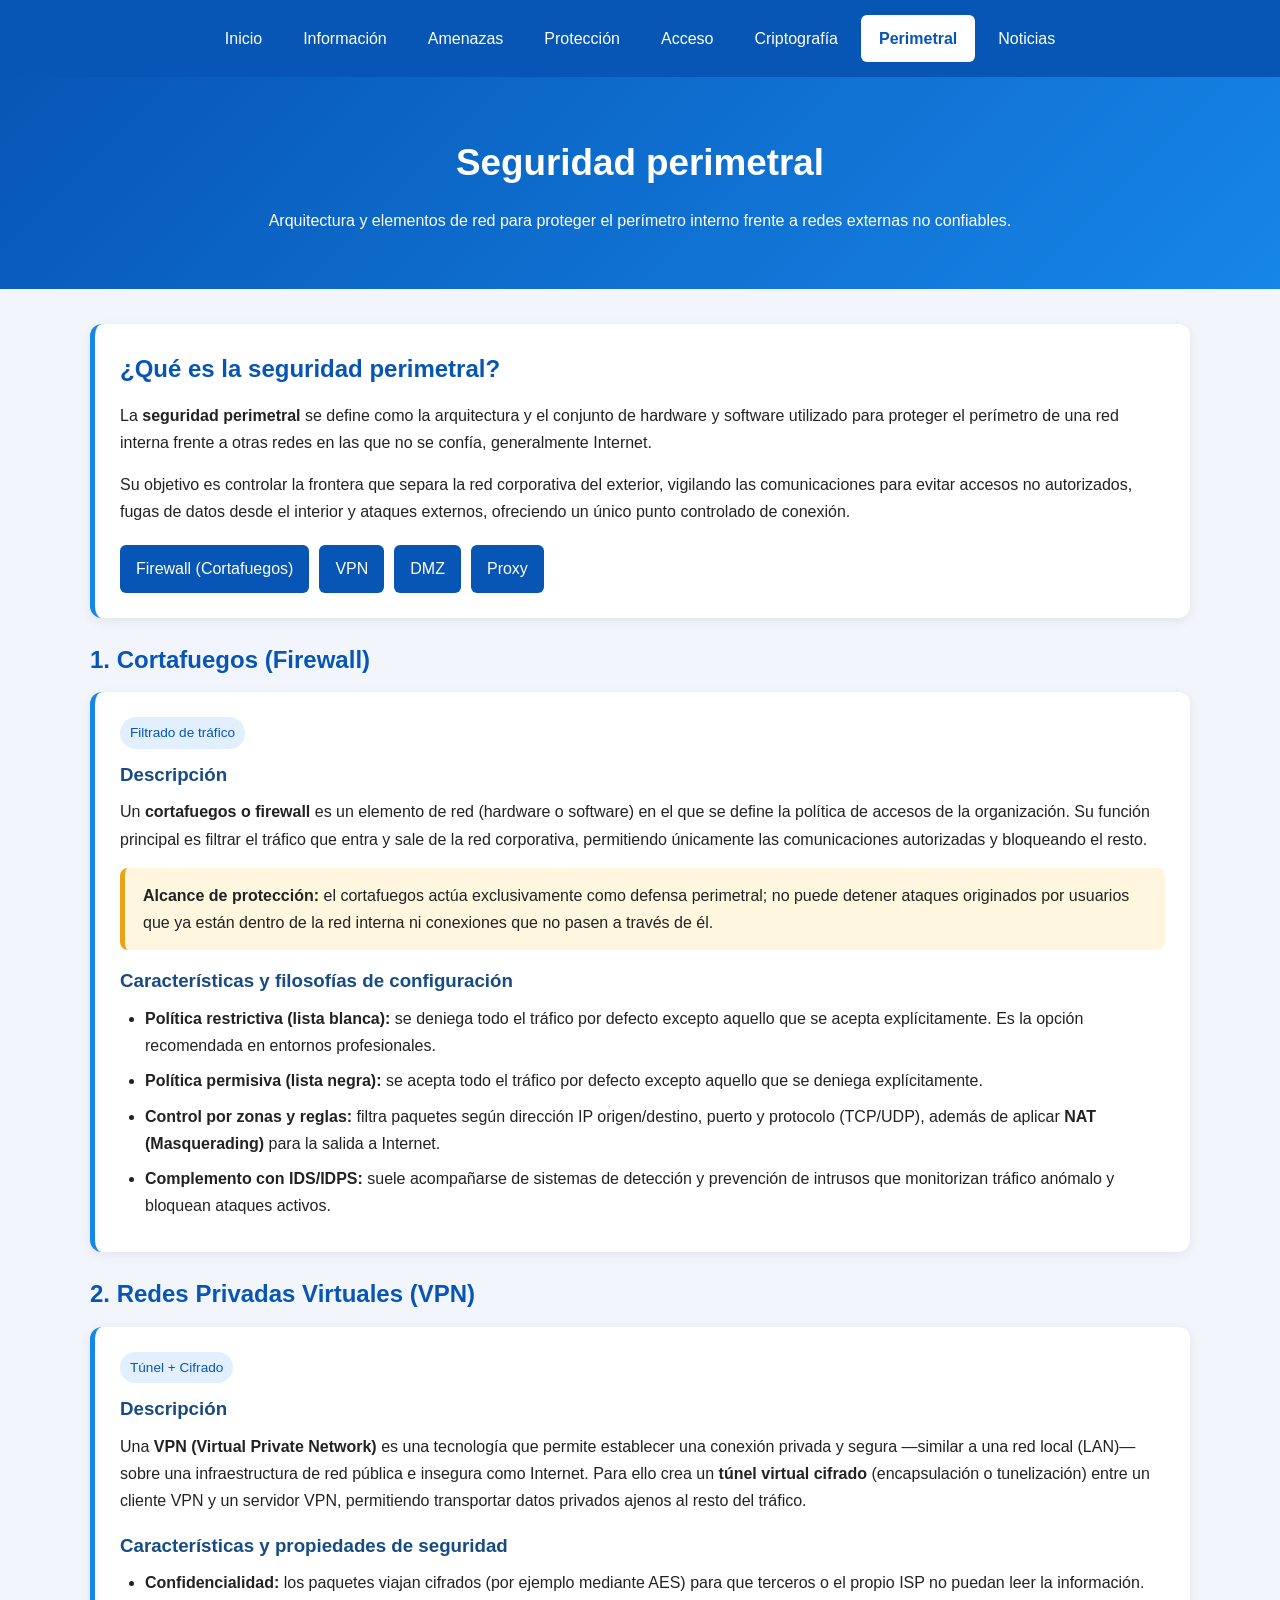
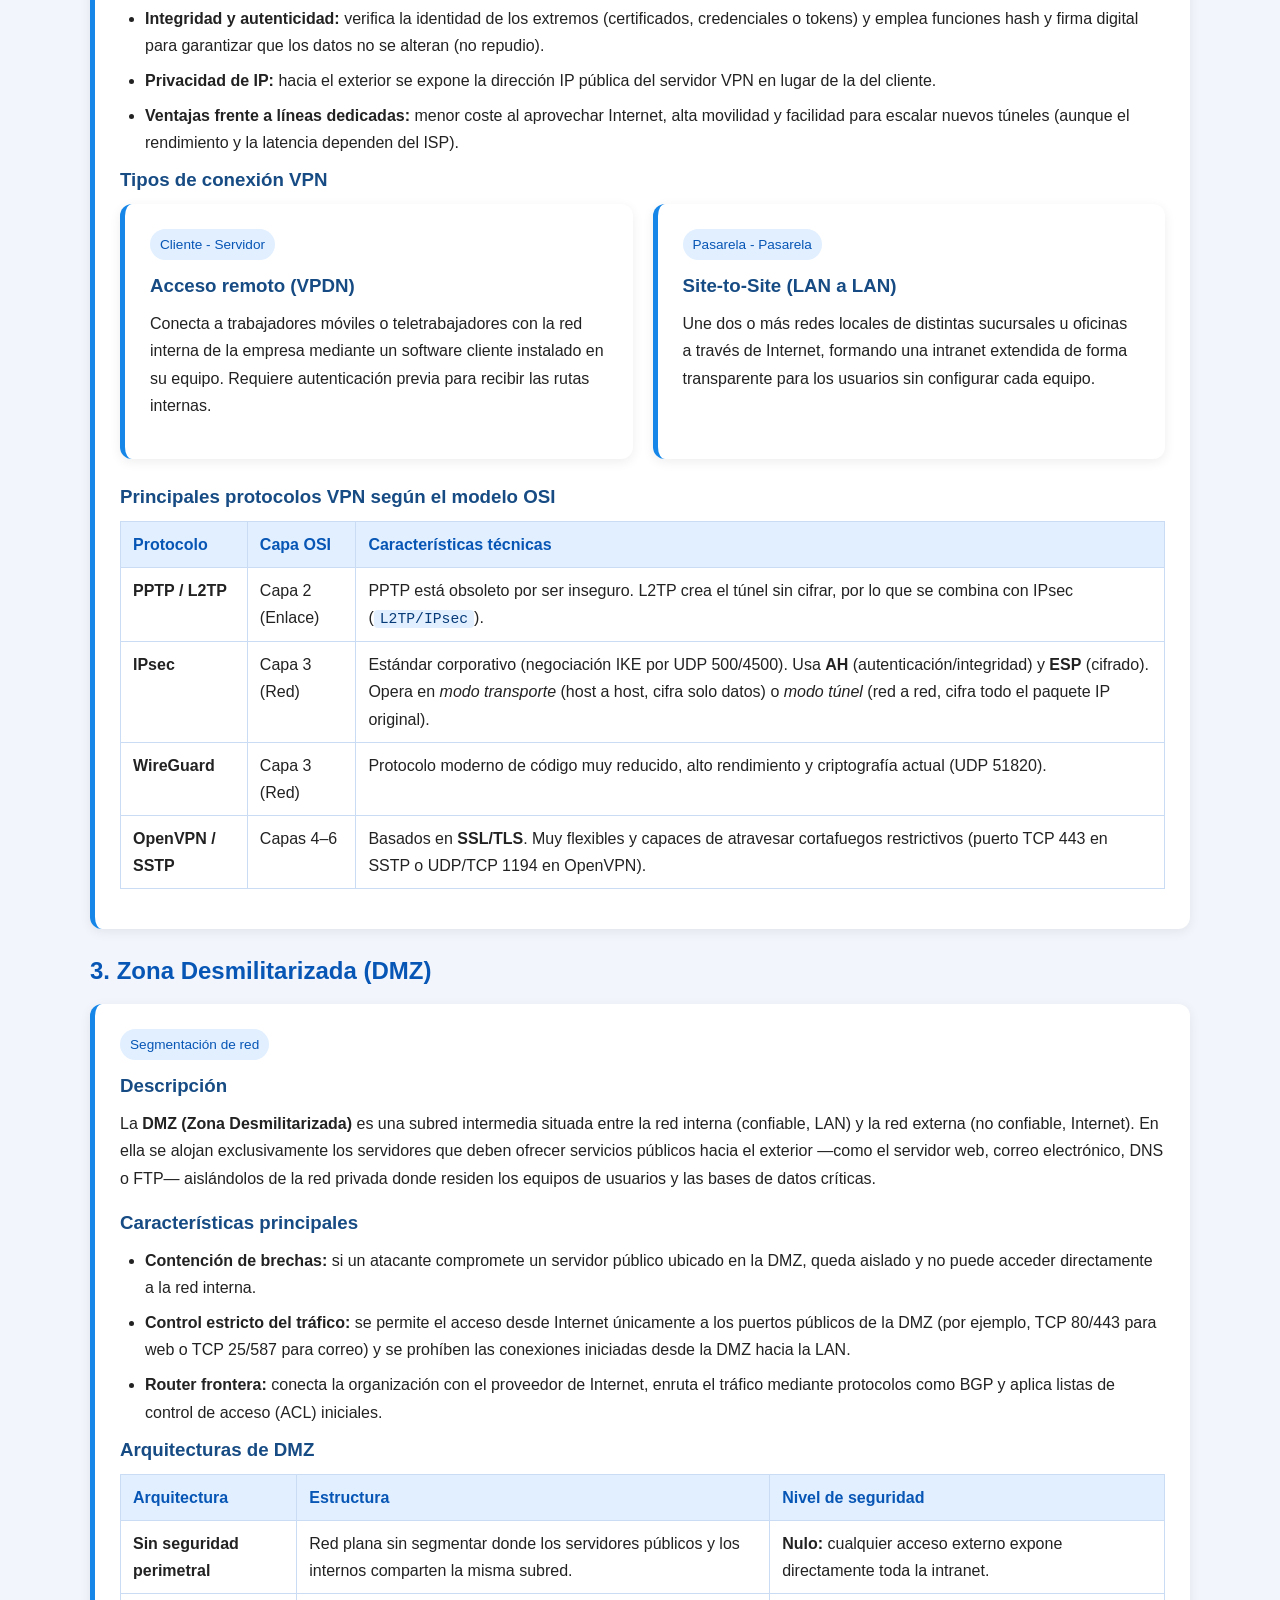
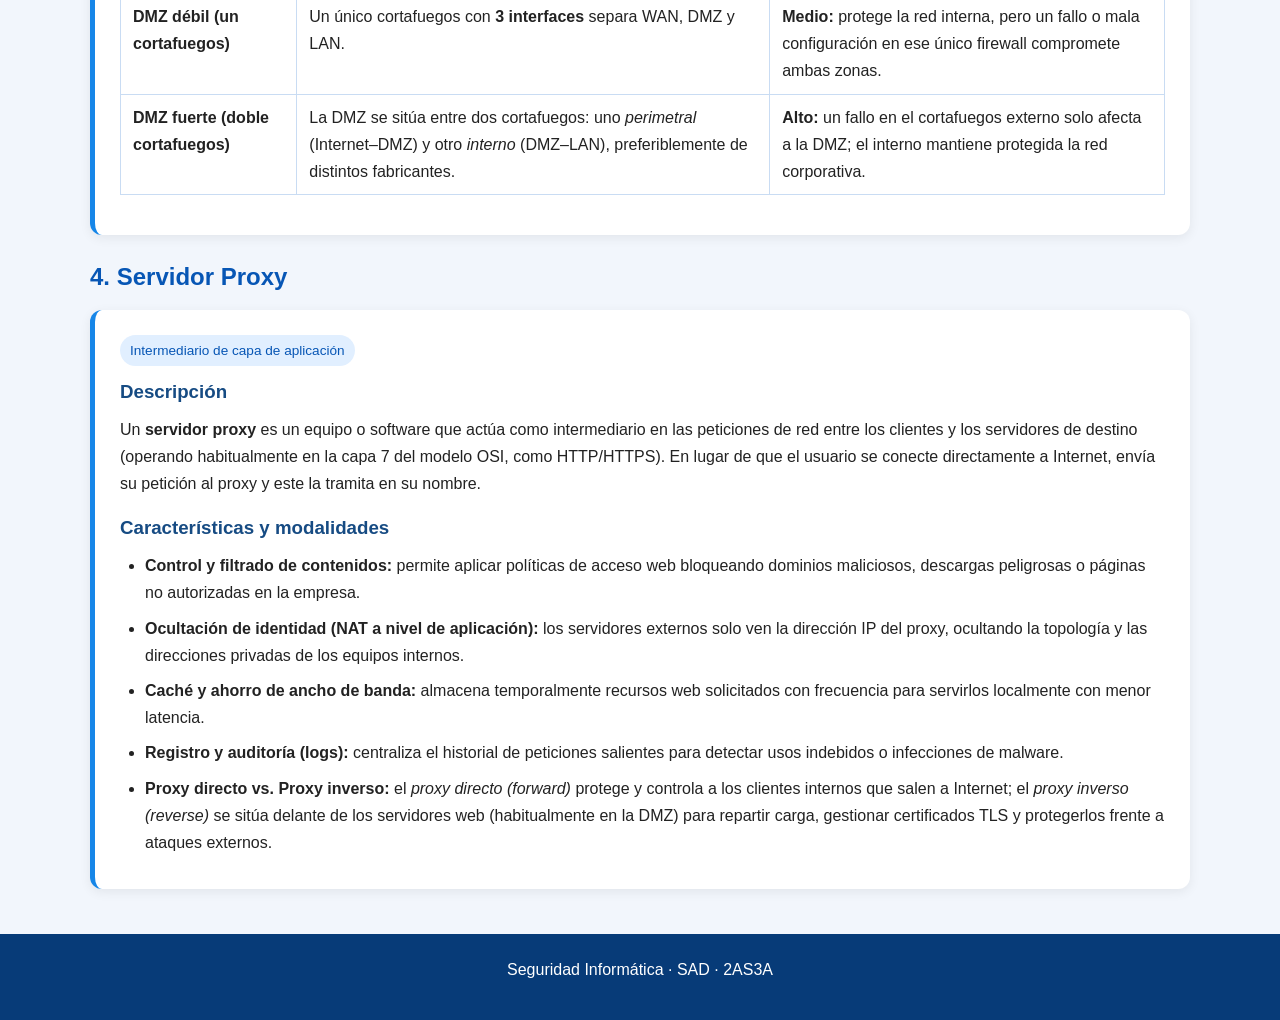
<file: SATweb/SATweb/perimetral.html>
<!DOCTYPE html>
<html lang="es">
<head>
    <meta charset="UTF-8">
    <meta name="viewport" content="width=device-width, initial-scale=1.0">
    <title>Seguridad Perimetral | Seguridad Informática</title>
    <link rel="stylesheet" href="style.css">
</head>
<body>

<nav class="navbar">
    <a href="index.html">Inicio</a>
    <a href="informacion.html">Información</a>
    <a href="amenazas.html">Amenazas</a>
    <a href="proteccion.html">Protección</a>
    <a href="acceso.html">Acceso</a>
    <a href="criptografia.html">Criptografía</a>
    <a href="perimetral.html" class="activo">Perimetral</a>
    <a href="noticias.html">Noticias</a>
</nav>

<header class="hero">
    <h1>Seguridad perimetral</h1>
    <p>Arquitectura y elementos de red para proteger el perímetro interno frente a redes externas no confiables.</p>
</header>

<main class="contenedor">

    <section class="tarjeta">
        <h2>¿Qué es la seguridad perimetral?</h2>
        <p>
            La <strong>seguridad perimetral</strong> se define como la arquitectura y el conjunto
            de hardware y software utilizado para proteger el perímetro de una red interna frente a
            otras redes en las que no se confía, generalmente Internet.
        </p>
        <p>
            Su objetivo es controlar la frontera que separa la red corporativa del exterior,
            vigilando las comunicaciones para evitar accesos no autorizados, fugas de datos desde el
            interior y ataques externos, ofreciendo un único punto controlado de conexión.
        </p>
        <div class="indice">
            <a class="boton" href="#firewall">Firewall (Cortafuegos)</a>
            <a class="boton" href="#vpn">VPN</a>
            <a class="boton" href="#dmz">DMZ</a>
            <a class="boton" href="#proxy">Proxy</a>
        </div>
    </section>

    <!-- 1. FIREWALL -->
    <h2 id="firewall">1. Cortafuegos (Firewall)</h2>

    <section class="tarjeta">
        <span class="etiqueta">Filtrado de tráfico</span>
        <h3>Descripción</h3>
        <p>
            Un <strong>cortafuegos o firewall</strong> es un elemento de red (hardware o software) en el
            que se define la política de accesos de la organización. Su función principal es filtrar el
            tráfico que entra y sale de la red corporativa, permitiendo únicamente las comunicaciones
            autorizadas y bloqueando el resto.
        </p>
        <div class="aviso-caja">
            <strong>Alcance de protección:</strong> el cortafuegos actúa exclusivamente como defensa
            perimetral; no puede detener ataques originados por usuarios que ya están dentro de la red
            interna ni conexiones que no pasen a través de él.
        </div>

        <h3>Características y filosofías de configuración</h3>
        <ul>
            <li><strong>Política restrictiva (lista blanca):</strong> se deniega todo el tráfico por defecto excepto aquello que se acepta explícitamente. Es la opción recomendada en entornos profesionales.</li>
            <li><strong>Política permisiva (lista negra):</strong> se acepta todo el tráfico por defecto excepto aquello que se deniega explícitamente.</li>
            <li><strong>Control por zonas y reglas:</strong> filtra paquetes según dirección IP origen/destino, puerto y protocolo (TCP/UDP), además de aplicar <strong>NAT (Masquerading)</strong> para la salida a Internet.</li>
            <li><strong>Complemento con IDS/IDPS:</strong> suele acompañarse de sistemas de detección y prevención de intrusos que monitorizan tráfico anómalo y bloquean ataques activos.</li>
        </ul>
    </section>

    <!-- 2. VPN -->
    <h2 id="vpn">2. Redes Privadas Virtuales (VPN)</h2>

    <section class="tarjeta">
        <span class="etiqueta">Túnel + Cifrado</span>
        <h3>Descripción</h3>
        <p>
            Una <strong>VPN (Virtual Private Network)</strong> es una tecnología que permite establecer
            una conexión privada y segura —similar a una red local (LAN)— sobre una infraestructura de red
            pública e insegura como Internet. Para ello crea un <strong>túnel virtual cifrado</strong>
            (encapsulación o tunelización) entre un cliente VPN y un servidor VPN, permitiendo transportar
            datos privados ajenos al resto del tráfico.
        </p>

        <h3>Características y propiedades de seguridad</h3>
        <ul>
            <li><strong>Confidencialidad:</strong> los paquetes viajan cifrados (por ejemplo mediante AES) para que terceros o el propio ISP no puedan leer la información.</li>
            <li><strong>Integridad y autenticidad:</strong> verifica la identidad de los extremos (certificados, credenciales o tokens) y emplea funciones hash y firma digital para garantizar que los datos no se alteran (no repudio).</li>
            <li><strong>Privacidad de IP:</strong> hacia el exterior se expone la dirección IP pública del servidor VPN en lugar de la del cliente.</li>
            <li><strong>Ventajas frente a líneas dedicadas:</strong> menor coste al aprovechar Internet, alta movilidad y facilidad para escalar nuevos túneles (aunque el rendimiento y la latencia dependen del ISP).</li>
        </ul>

        <h3>Tipos de conexión VPN</h3>
        <div class="grid">
            <article class="tarjeta">
                <span class="etiqueta">Cliente - Servidor</span>
                <h3>Acceso remoto (VPDN)</h3>
                <p>
                    Conecta a trabajadores móviles o teletrabajadores con la red interna de la empresa
                    mediante un software cliente instalado en su equipo. Requiere autenticación previa
                    para recibir las rutas internas.
                </p>
            </article>
            <article class="tarjeta">
                <span class="etiqueta">Pasarela - Pasarela</span>
                <h3>Site-to-Site (LAN a LAN)</h3>
                <p>
                    Une dos o más redes locales de distintas sucursales u oficinas a través de Internet,
                    formando una intranet extendida de forma transparente para los usuarios sin configurar
                    cada equipo.
                </p>
            </article>
        </div>

        <h3>Principales protocolos VPN según el modelo OSI</h3>
        <div class="tabla-scroll">
            <table>
                <tr>
                    <th>Protocolo</th>
                    <th>Capa OSI</th>
                    <th>Características técnicas</th>
                </tr>
                <tr>
                    <td><strong>PPTP / L2TP</strong></td>
                    <td>Capa 2 (Enlace)</td>
                    <td>PPTP está obsoleto por ser inseguro. L2TP crea el túnel sin cifrar, por lo que se combina con IPsec (<code>L2TP/IPsec</code>).</td>
                </tr>
                <tr>
                    <td><strong>IPsec</strong></td>
                    <td>Capa 3 (Red)</td>
                    <td>Estándar corporativo (negociación IKE por UDP 500/4500). Usa <strong>AH</strong> (autenticación/integridad) y <strong>ESP</strong> (cifrado). Opera en <em>modo transporte</em> (host a host, cifra solo datos) o <em>modo túnel</em> (red a red, cifra todo el paquete IP original).</td>
                </tr>
                <tr>
                    <td><strong>WireGuard</strong></td>
                    <td>Capa 3 (Red)</td>
                    <td>Protocolo moderno de código muy reducido, alto rendimiento y criptografía actual (UDP 51820).</td>
                </tr>
                <tr>
                    <td><strong>OpenVPN / SSTP</strong></td>
                    <td>Capas 4–6</td>
                    <td>Basados en <strong>SSL/TLS</strong>. Muy flexibles y capaces de atravesar cortafuegos restrictivos (puerto TCP 443 en SSTP o UDP/TCP 1194 en OpenVPN).</td>
                </tr>
            </table>
        </div>
    </section>

    <!-- 3. DMZ -->
    <h2 id="dmz">3. Zona Desmilitarizada (DMZ)</h2>

    <section class="tarjeta">
        <span class="etiqueta">Segmentación de red</span>
        <h3>Descripción</h3>
        <p>
            La <strong>DMZ (Zona Desmilitarizada)</strong> es una subred intermedia situada entre la red
            interna (confiable, LAN) y la red externa (no confiable, Internet). En ella se alojan
            exclusivamente los servidores que deben ofrecer servicios públicos hacia el exterior —como
            el servidor web, correo electrónico, DNS o FTP— aislándolos de la red privada donde residen
            los equipos de usuarios y las bases de datos críticas.
        </p>

        <h3>Características principales</h3>
        <ul>
            <li><strong>Contención de brechas:</strong> si un atacante compromete un servidor público ubicado en la DMZ, queda aislado y no puede acceder directamente a la red interna.</li>
            <li><strong>Control estricto del tráfico:</strong> se permite el acceso desde Internet únicamente a los puertos públicos de la DMZ (por ejemplo, TCP 80/443 para web o TCP 25/587 para correo) y se prohíben las conexiones iniciadas desde la DMZ hacia la LAN.</li>
            <li><strong>Router frontera:</strong> conecta la organización con el proveedor de Internet, enruta el tráfico mediante protocolos como BGP y aplica listas de control de acceso (ACL) iniciales.</li>
        </ul>

        <h3>Arquitecturas de DMZ</h3>
        <div class="tabla-scroll">
            <table>
                <tr>
                    <th>Arquitectura</th>
                    <th>Estructura</th>
                    <th>Nivel de seguridad</th>
                </tr>
                <tr>
                    <td><strong>Sin seguridad perimetral</strong></td>
                    <td>Red plana sin segmentar donde los servidores públicos y los internos comparten la misma subred.</td>
                    <td><strong>Nulo:</strong> cualquier acceso externo expone directamente toda la intranet.</td>
                </tr>
                <tr>
                    <td><strong>DMZ débil (un cortafuegos)</strong></td>
                    <td>Un único cortafuegos con <strong>3 interfaces</strong> separa WAN, DMZ y LAN.</td>
                    <td><strong>Medio:</strong> protege la red interna, pero un fallo o mala configuración en ese único firewall compromete ambas zonas.</td>
                </tr>
                <tr>
                    <td><strong>DMZ fuerte (doble cortafuegos)</strong></td>
                    <td>La DMZ se sitúa entre dos cortafuegos: uno <em>perimetral</em> (Internet–DMZ) y otro <em>interno</em> (DMZ–LAN), preferiblemente de distintos fabricantes.</td>
                    <td><strong>Alto:</strong> un fallo en el cortafuegos externo solo afecta a la DMZ; el interno mantiene protegida la red corporativa.</td>
                </tr>
            </table>
        </div>
    </section>

    <!-- 4. PROXY -->
    <h2 id="proxy">4. Servidor Proxy</h2>

    <section class="tarjeta">
        <span class="etiqueta">Intermediario de capa de aplicación</span>
        <h3>Descripción</h3>
        <p>
            Un <strong>servidor proxy</strong> es un equipo o software que actúa como intermediario
            en las peticiones de red entre los clientes y los servidores de destino (operando habitualmente
            en la capa 7 del modelo OSI, como HTTP/HTTPS). En lugar de que el usuario se conecte
            directamente a Internet, envía su petición al proxy y este la tramita en su nombre.
        </p>

        <h3>Características y modalidades</h3>
        <ul>
            <li><strong>Control y filtrado de contenidos:</strong> permite aplicar políticas de acceso web bloqueando dominios maliciosos, descargas peligrosas o páginas no autorizadas en la empresa.</li>
            <li><strong>Ocultación de identidad (NAT a nivel de aplicación):</strong> los servidores externos solo ven la dirección IP del proxy, ocultando la topología y las direcciones privadas de los equipos internos.</li>
            <li><strong>Caché y ahorro de ancho de banda:</strong> almacena temporalmente recursos web solicitados con frecuencia para servirlos localmente con menor latencia.</li>
            <li><strong>Registro y auditoría (logs):</strong> centraliza el historial de peticiones salientes para detectar usos indebidos o infecciones de malware.</li>
            <li><strong>Proxy directo vs. Proxy inverso:</strong> el <em>proxy directo (forward)</em> protege y controla a los clientes internos que salen a Internet; el <em>proxy inverso (reverse)</em> se sitúa delante de los servidores web (habitualmente en la DMZ) para repartir carga, gestionar certificados TLS y protegerlos frente a ataques externos.</li>
        </ul>
    </section>

</main>

<footer>
    <p>Seguridad Informática · SAD · 2AS3A</p>
</footer>

</body>
</html>
</file>
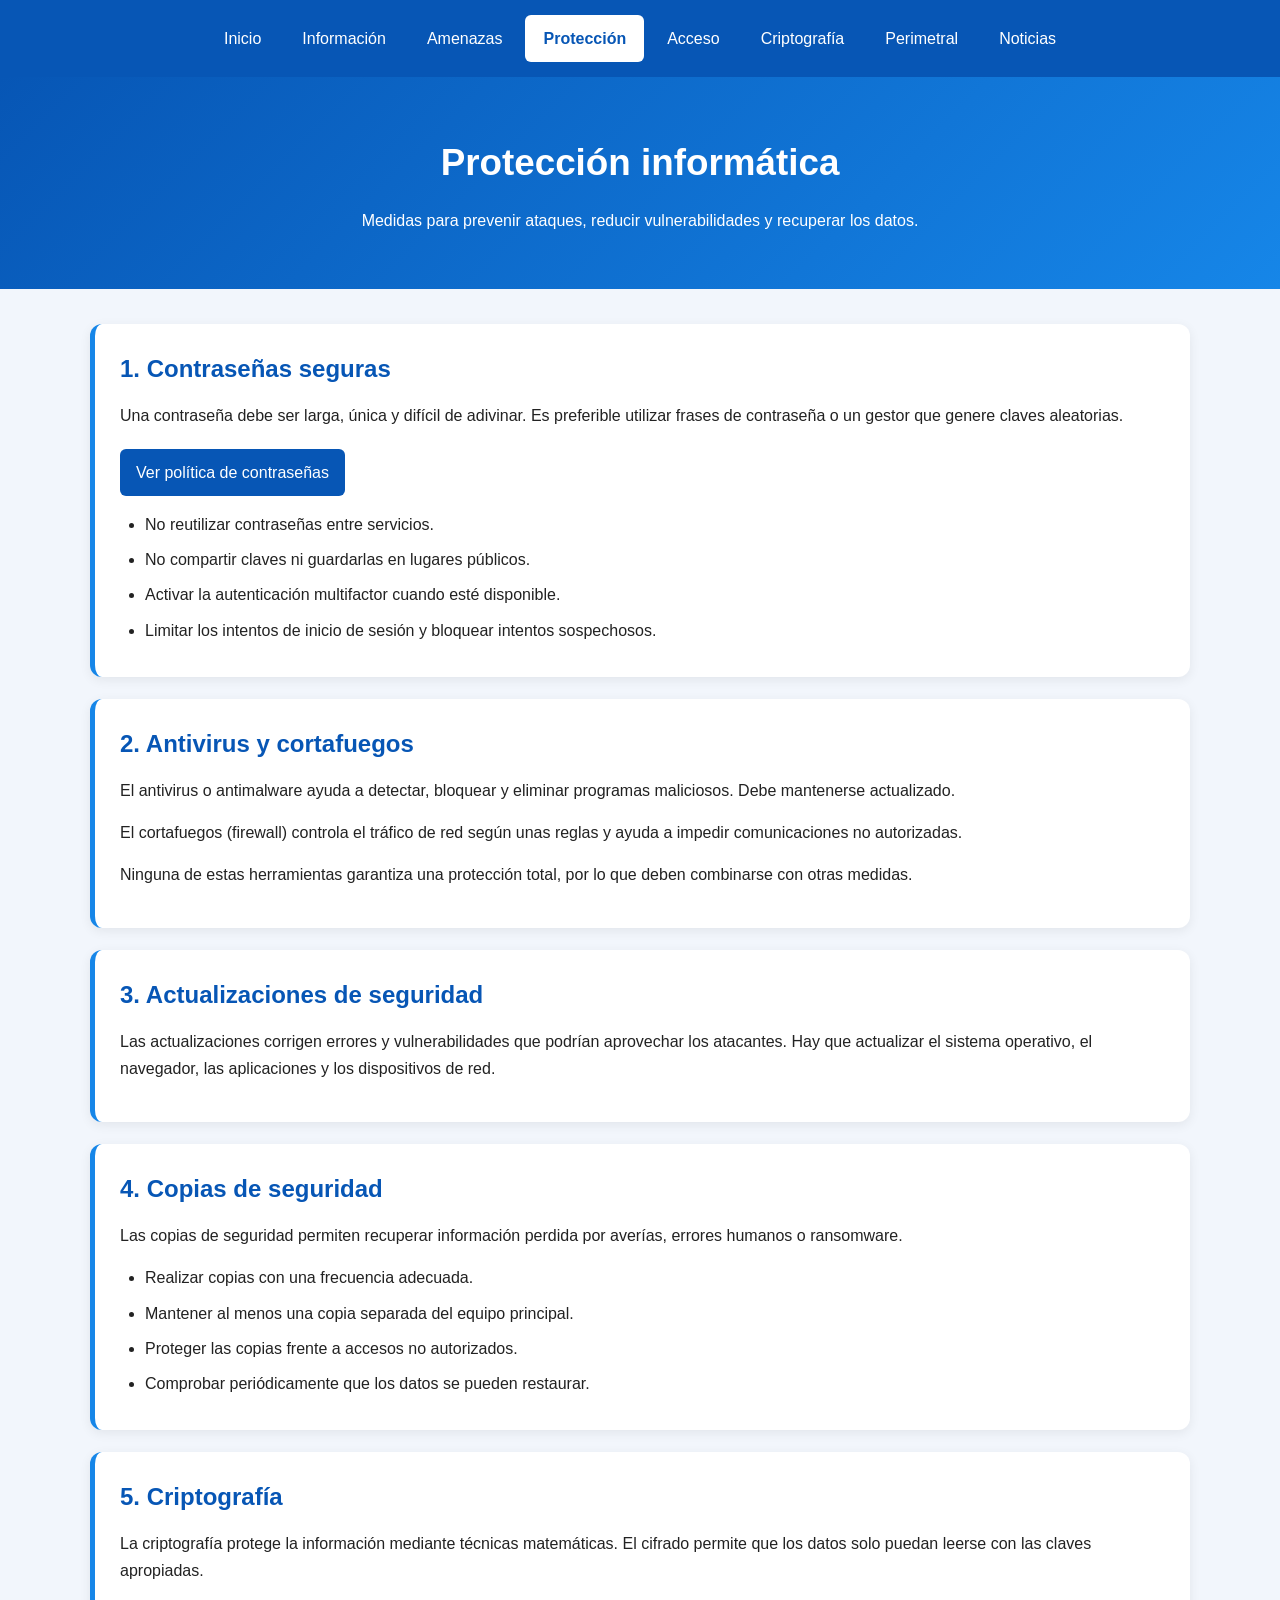
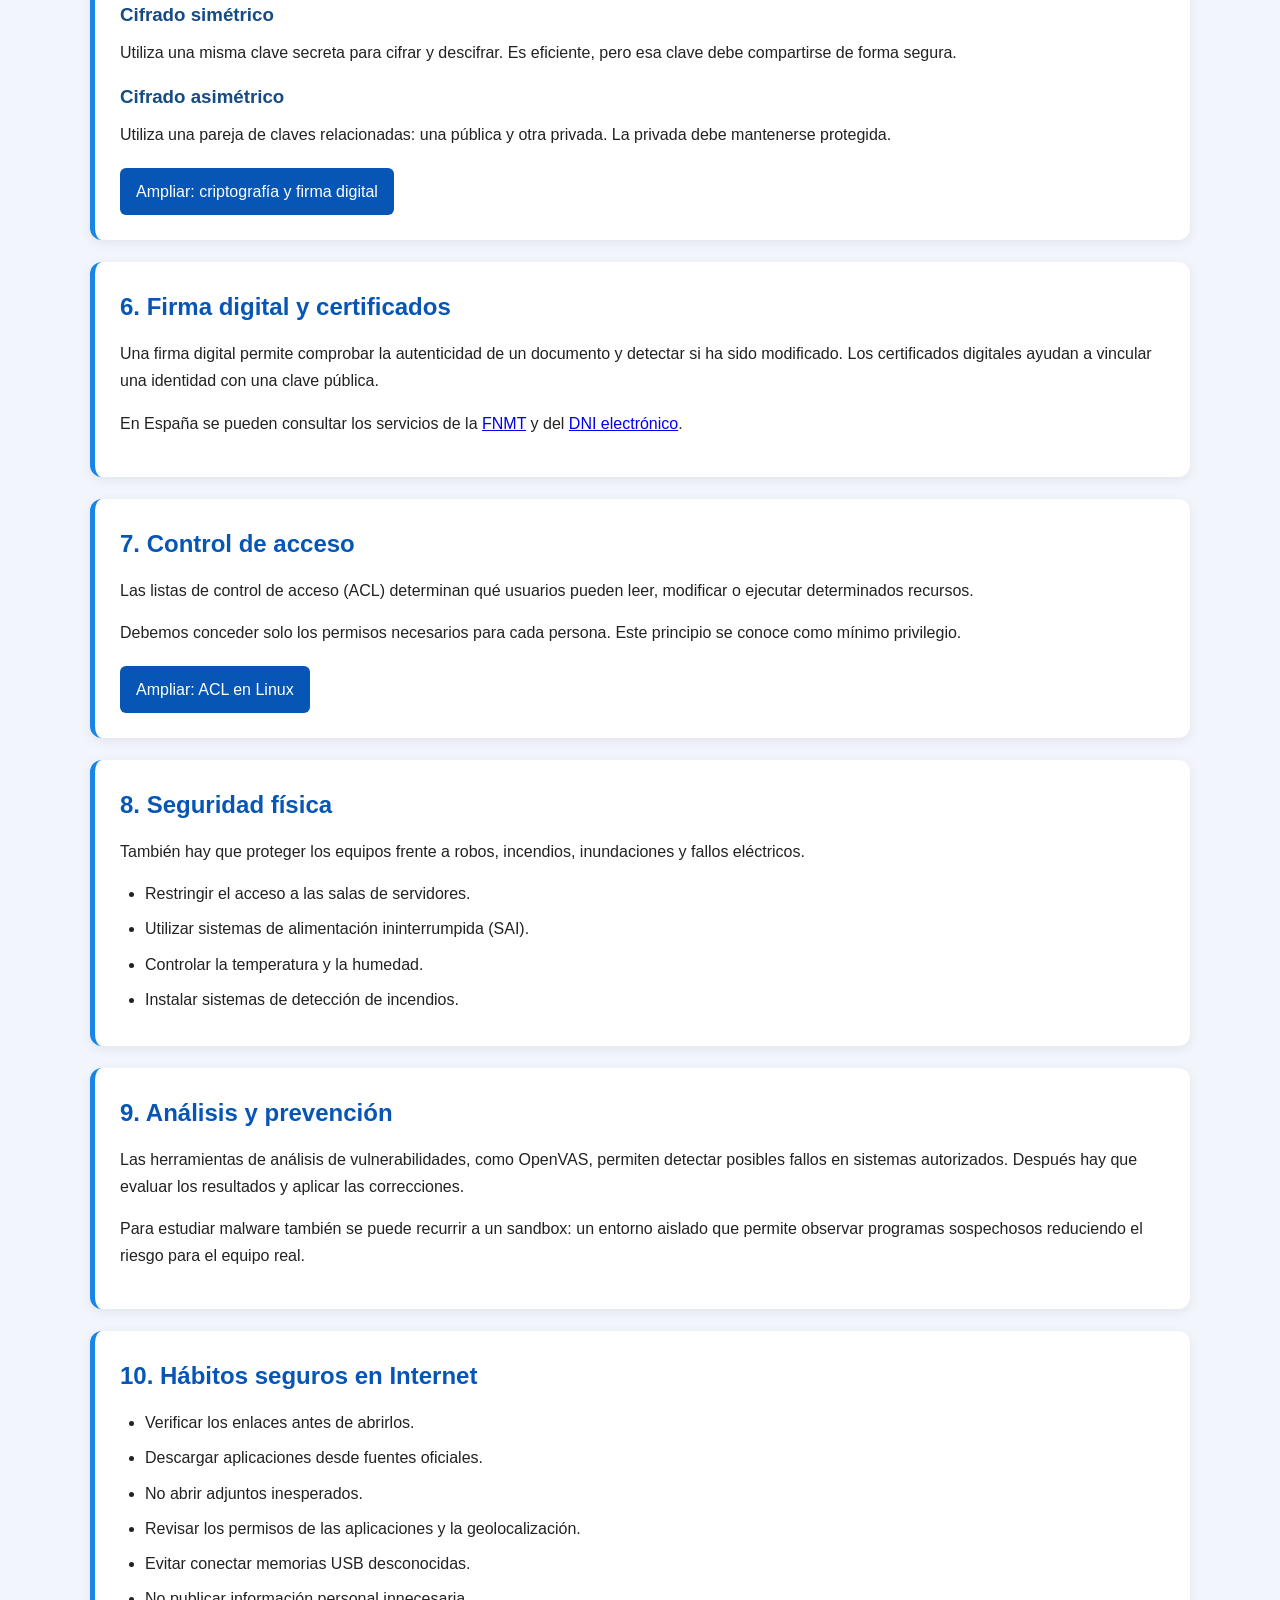
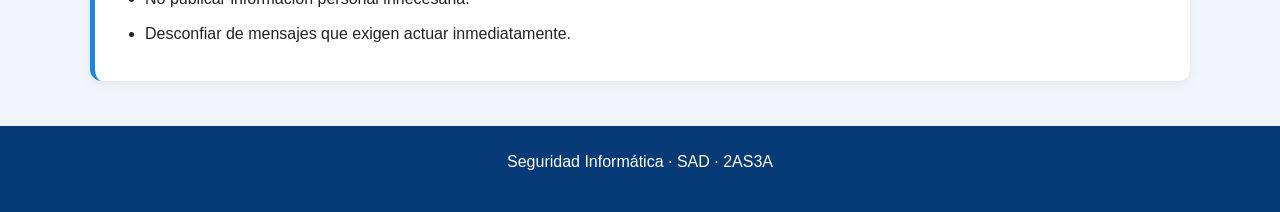
<file: SATweb/SATweb/proteccion.html>
<!DOCTYPE html>
<html lang="es">
<head>
    <meta charset="UTF-8">
    <meta name="viewport" content="width=device-width, initial-scale=1.0">
    <title>Protección | Seguridad Informática</title>
    <link rel="stylesheet" href="style.css">
</head>
<body>

<nav class="navbar">
    <a href="index.html">Inicio</a>
    <a href="informacion.html">Información</a>
    <a href="amenazas.html">Amenazas</a>
    <a href="proteccion.html" class="activo">Protección</a>
    <a href="acceso.html">Acceso</a>
    <a href="criptografia.html">Criptografía</a>
    <a href="perimetral.html">Perimetral</a>
    <a href="noticias.html">Noticias</a>
</nav>

<header class="hero">
    <h1>Protección informática</h1>
    <p>Medidas para prevenir ataques, reducir vulnerabilidades y recuperar los datos.</p>
</header>

<main class="contenedor">

    <section class="tarjeta">
        <h2>1. Contraseñas seguras</h2>
        <p>
            Una contraseña debe ser larga, única y difícil de adivinar.
            Es preferible utilizar frases de contraseña o un gestor que
            genere claves aleatorias.
        </p>
        <p><a class="boton" href="acceso.html#contrasenas">Ver política de contraseñas</a></p>
        <ul>
            <li>No reutilizar contraseñas entre servicios.</li>
            <li>No compartir claves ni guardarlas en lugares públicos.</li>
            <li>Activar la autenticación multifactor cuando esté disponible.</li>
            <li>Limitar los intentos de inicio de sesión y bloquear intentos sospechosos.</li>
        </ul>
    </section>

    <section class="tarjeta">
        <h2>2. Antivirus y cortafuegos</h2>
        <p>
            El antivirus o antimalware ayuda a detectar, bloquear y eliminar
            programas maliciosos. Debe mantenerse actualizado.
        </p>
        <p>
            El cortafuegos (firewall) controla el tráfico de red según unas
            reglas y ayuda a impedir comunicaciones no autorizadas.
        </p>
        <p>
            Ninguna de estas herramientas garantiza una protección total,
            por lo que deben combinarse con otras medidas.
        </p>
    </section>

    <section class="tarjeta">
        <h2>3. Actualizaciones de seguridad</h2>
        <p>
            Las actualizaciones corrigen errores y vulnerabilidades que
            podrían aprovechar los atacantes. Hay que actualizar el sistema
            operativo, el navegador, las aplicaciones y los dispositivos
            de red.
        </p>
    </section>

    <section class="tarjeta">
        <h2>4. Copias de seguridad</h2>
        <p>
            Las copias de seguridad permiten recuperar información perdida
            por averías, errores humanos o ransomware.
        </p>
        <ul>
            <li>Realizar copias con una frecuencia adecuada.</li>
            <li>Mantener al menos una copia separada del equipo principal.</li>
            <li>Proteger las copias frente a accesos no autorizados.</li>
            <li>Comprobar periódicamente que los datos se pueden restaurar.</li>
        </ul>
    </section>

    <section class="tarjeta">
        <h2>5. Criptografía</h2>
        <p>
            La criptografía protege la información mediante técnicas
            matemáticas. El cifrado permite que los datos solo puedan
            leerse con las claves apropiadas.
        </p>

        <h3>Cifrado simétrico</h3>
        <p>
            Utiliza una misma clave secreta para cifrar y descifrar.
            Es eficiente, pero esa clave debe compartirse de forma segura.
        </p>

        <h3>Cifrado asimétrico</h3>
        <p>
            Utiliza una pareja de claves relacionadas: una pública y otra
            privada. La privada debe mantenerse protegida.
        </p>
        <a class="boton" href="criptografia.html">Ampliar: criptografía y firma digital</a>
    </section>

    <section class="tarjeta">
        <h2>6. Firma digital y certificados</h2>
        <p>
            Una firma digital permite comprobar la autenticidad de un
            documento y detectar si ha sido modificado. Los certificados
            digitales ayudan a vincular una identidad con una clave pública.
        </p>
        <p>
            En España se pueden consultar los servicios de la
            <a href="https://www.sede.fnmt.gob.es/" target="_blank" rel="noopener noreferrer">FNMT</a>
            y del
            <a href="https://www.dnielectronico.es/" target="_blank" rel="noopener noreferrer">DNI electrónico</a>.
        </p>
    </section>

    <section class="tarjeta">
        <h2>7. Control de acceso</h2>
        <p>
            Las listas de control de acceso (ACL) determinan qué usuarios
            pueden leer, modificar o ejecutar determinados recursos.
        </p>
        <p>
            Debemos conceder solo los permisos necesarios para cada persona.
            Este principio se conoce como mínimo privilegio.
        </p>
        <a class="boton" href="acceso.html#acl">Ampliar: ACL en Linux</a>
    </section>

    <section class="tarjeta">
        <h2>8. Seguridad física</h2>
        <p>
            También hay que proteger los equipos frente a robos, incendios,
            inundaciones y fallos eléctricos.
        </p>
        <ul>
            <li>Restringir el acceso a las salas de servidores.</li>
            <li>Utilizar sistemas de alimentación ininterrumpida (SAI).</li>
            <li>Controlar la temperatura y la humedad.</li>
            <li>Instalar sistemas de detección de incendios.</li>
        </ul>
    </section>

    <section class="tarjeta">
        <h2>9. Análisis y prevención</h2>
        <p>
            Las herramientas de análisis de vulnerabilidades, como OpenVAS,
            permiten detectar posibles fallos en sistemas autorizados.
            Después hay que evaluar los resultados y aplicar las correcciones.
        </p>
        <p>
            Para estudiar malware también se puede recurrir a un sandbox:
            un entorno aislado que permite observar programas sospechosos
            reduciendo el riesgo para el equipo real.
        </p>
    </section>

    <section class="tarjeta">
        <h2>10. Hábitos seguros en Internet</h2>
        <ul>
            <li>Verificar los enlaces antes de abrirlos.</li>
            <li>Descargar aplicaciones desde fuentes oficiales.</li>
            <li>No abrir adjuntos inesperados.</li>
            <li>Revisar los permisos de las aplicaciones y la geolocalización.</li>
            <li>Evitar conectar memorias USB desconocidas.</li>
            <li>No publicar información personal innecesaria.</li>
            <li>Desconfiar de mensajes que exigen actuar inmediatamente.</li>
        </ul>
    </section>

</main>

<footer>
    <p>Seguridad Informática · SAD · 2AS3A</p>
</footer>

</body>
</html>
</file>
<file: SATweb/SATweb/style.css>
* {
    margin: 0;
    padding: 0;
    box-sizing: border-box;
}

html {
    scroll-behavior: smooth;
}

body {
    font-family: Arial, sans-serif;
    background-color: #f2f6fc;
    color: #222;
    line-height: 1.7;
}

.navbar {
    width: 100%;
    background-color: #0756b5;
    display: flex;
    justify-content: center;
    align-items: center;
    flex-wrap: wrap;
    gap: 5px;
    padding: 15px 20px;
    box-shadow: 0 4px 10px rgba(0, 0, 0, 0.15);
}

.navbar a {
    color: white;
    text-decoration: none;
    padding: 10px 18px;
    border-radius: 6px;
    transition: background-color 0.3s;
}

.navbar a:hover {
    background-color: #003d85;
}

.navbar a.activo {
    background-color: white;
    color: #0756b5;
    font-weight: bold;
}

.hero {
    background: linear-gradient(135deg, #0756b5, #1686e8);
    color: white;
    text-align: center;
    padding: 55px 20px;
}

.hero h1 {
    font-size: 2.3rem;
    margin-bottom: 12px;
}

.hero p {
    max-width: 850px;
    margin: auto;
}

.contenedor {
    width: 90%;
    max-width: 1100px;
    margin: 35px auto;
}

h2 {
    color: #0756b5;
    margin-bottom: 12px;
}

h3 {
    color: #164b83;
    margin-bottom: 8px;
}

p {
    margin-bottom: 15px;
}

.tarjeta {
    background-color: white;
    padding: 25px;
    margin-bottom: 22px;
    border-radius: 12px;
    box-shadow: 0 3px 12px rgba(0, 0, 0, 0.07);
    border-left: 5px solid #1686e8;
}

.tarjeta ul {
    padding-left: 25px;
}

.tarjeta li {
    margin-bottom: 8px;
}

.grid {
    display: grid;
    grid-template-columns: repeat(auto-fit, minmax(250px, 1fr));
    gap: 20px;
}

.etiqueta {
    display: inline-block;
    background-color: #e1efff;
    color: #0756b5;
    padding: 4px 10px;
    border-radius: 20px;
    font-size: 0.85rem;
    margin-bottom: 10px;
}

.boton {
    display: inline-block;
    background-color: #0756b5;
    color: white;
    padding: 10px 16px;
    border-radius: 6px;
    text-decoration: none;
    margin-top: 5px;
}

.boton:hover {
    background-color: #003d85;
}

a {
    overflow-wrap: anywhere;
}

footer {
    background-color: #073b78;
    color: white;
    text-align: center;
    padding: 22px;
    margin-top: 45px;
}

@media (max-width: 600px) {
    .navbar {
        padding: 10px;
        gap: 3px;
    }

    .navbar a {
        padding: 9px 11px;
        font-size: 0.9rem;
    }

    .hero {
        padding: 35px 15px;
    }

    .hero h1 {
        font-size: 1.8rem;
    }

    .contenedor {
        width: 92%;
        margin-top: 22px;
    }

    .tarjeta {
        padding: 18px;
    }
}
.noticia-opinion {
    display: grid;
    grid-template-columns: 2fr 1fr;
    gap: 25px;
    align-items: stretch;
    margin-bottom: 30px;
}

.noticia-opinion .tarjeta {
    margin-bottom: 0;
}

.opinion {
    background-color: #e8f1ff;
    border: 2px solid #1769aa;
    border-radius: 15px;
    padding: 25px;
}

.opinion h2 {
    color: #14549a;
    margin-bottom: 15px;
}

.opinion textarea {
    width: 100%;
    min-height: 220px;
    padding: 12px;
    border: 1px solid #9bbce5;
    border-radius: 8px;
    font-family: Arial, sans-serif;
    font-size: 15px;
    resize: vertical;
    background-color: white;
    margin-bottom: 12px;
}

.opinion button {
    width: 100%;
    background-color: #1769aa;
    color: white;
    border: none;
    padding: 12px;
    border-radius: 8px;
    cursor: pointer;
    font-size: 15px;
}

.opinion button:hover {
    background-color: #104c80;
}

.opinion .aviso {
    font-size: 13px;
    color: #444;
    margin-top: 10px;
}

@media (max-width: 750px) {
    .noticia-opinion {
        grid-template-columns: 1fr;
    }
}
/* ---- Bloques técnicos (acceso.html y criptografia.html) ---- */
pre {
    background-color: #0f2540;
    color: #e8f1ff;
    padding: 14px 16px;
    border-radius: 8px;
    overflow-x: auto;
    margin-bottom: 15px;
    font-size: 0.9rem;
    line-height: 1.5;
}

code {
    font-family: Consolas, "Courier New", monospace;
    background-color: #e1efff;
    color: #073b78;
    padding: 1px 6px;
    border-radius: 4px;
    font-size: 0.92em;
    overflow-wrap: anywhere;
}

pre code {
    background: none;
    color: inherit;
    padding: 0;
}

.tabla-scroll {
    overflow-x: auto;
    margin-bottom: 15px;
}

table {
    width: 100%;
    border-collapse: collapse;
}

th, td {
    border: 1px solid #c9dcf3;
    padding: 9px 12px;
    text-align: left;
    vertical-align: top;
}

th {
    background-color: #e1efff;
    color: #0756b5;
}

.aviso-caja {
    background-color: #fff6e0;
    border-left: 5px solid #e8a317;
    padding: 14px 18px;
    border-radius: 8px;
    margin-bottom: 15px;
}

.indice {
    display: flex;
    flex-wrap: wrap;
    gap: 10px;
}
</file>
